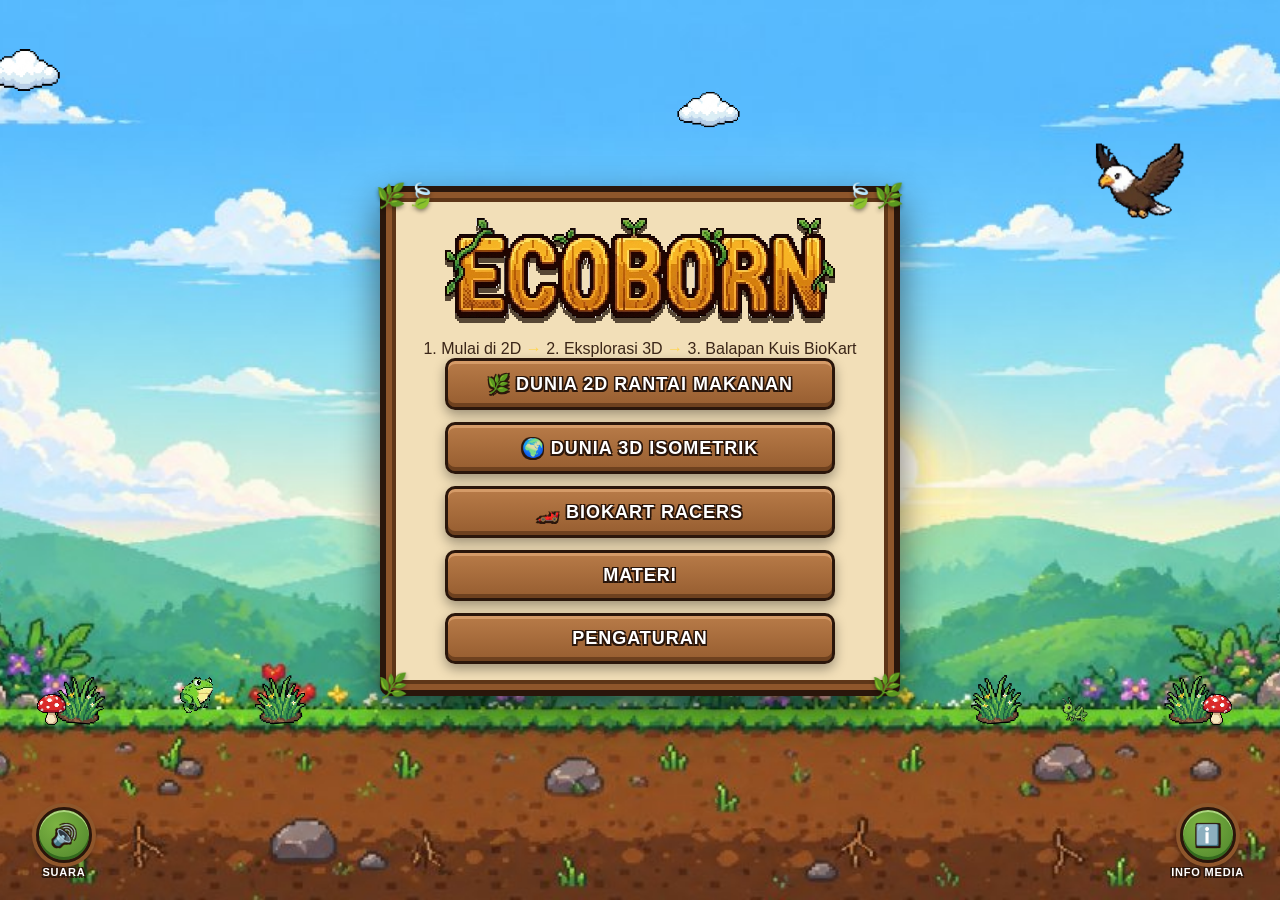
<file: index.html>
<!DOCTYPE html>
<html lang="id">

<head>
  <meta charset="UTF-8" />
  <meta name="viewport"
    content="width=device-width, initial-scale=1.0, maximum-scale=1.0, user-scalable=no, viewport-fit=cover" />
  <title>Ecoborn V2 — Ekosistem Padang Rumput</title>
  <link rel="stylesheet" href="styles.css?v=42" />
</head>

<body>
  <div id="game-shell" class="menu-active">
    <!-- Main Menu Overlay (Responsive Portrait & Landscape + Live Animated Padang Rumput Scene) -->
    <section id="main-menu" class="main-menu">
      <canvas id="menu-sky-canvas" class="menu-sky-canvas"></canvas>

      <div class="menu-content">
        <span class="frame-vine fv-tl">🌿🍃</span>
        <span class="frame-vine fv-tr">🍃🌿</span>
        <span class="frame-vine fv-bl">🌿</span>
        <span class="frame-vine fv-br">🌿</span>

        <!-- Wooden ECOBORN Title Plaque -->
        <div class="ecoborn-plaque">
          <span class="plaque-vine tl">🌸🌿</span>
          <span class="plaque-vine tr">🌿🌼</span>
          <span class="plaque-vine bl">🌿</span>
          <span class="plaque-vine br">🌺🌿</span>
          <div class="plaque-sprouts">
            <span>🌱</span>
            <span>🌱</span>
          </div>
          <img src="assets/ecoborn_logo.png" alt="ECOBORN" class="ecoborn-logo-img" />
        </div>

        <!-- Learning Path Hint -->
        <div class="menu-learning-path" aria-label="Alur Belajar Disarankan">
          <span>1. Mulai di 2D</span>
          <span class="lp-arrow">→</span>
          <span>2. Eksplorasi 3D</span>
          <span class="lp-arrow">→</span>
          <span>3. Balapan Kuis BioKart</span>
        </div>

        <!-- 5 Wooden Buttons (2D Food Chain, 3D Isometric, BioKart Racers, Materi, Pengaturan) -->
        <nav class="menu-buttons">
          <button id="menu-play-btn" class="wood-btn primary-wood-btn">🌿 DUNIA 2D RANTAI MAKANAN</button>
          <button id="menu-iso-btn" class="wood-btn">🌍 DUNIA 3D ISOMETRIK</button>
          <button id="menu-biokart-btn" class="wood-btn">🏎️ BIOKART RACERS</button>
          <button id="menu-materi-btn" class="wood-btn">MATERI</button>
          <button id="menu-settings-btn" class="wood-btn">PENGATURAN</button>
        </nav>
      </div>

      <!-- Bottom Corner Wooden Circle Buttons -->
      <div class="menu-bottom-bar">
        <div class="menu-corner-item">
          <button id="menu-sound-btn" class="wood-circle-btn" title="Suara On/Off">🔊</button>
          <span class="menu-corner-label">SUARA</span>
        </div>
        <div class="menu-corner-item">
          <button id="menu-about-btn" class="wood-circle-btn"
            title="Informasi Media Pembelajaran SMP Kelas 7">ℹ️</button>
          <span class="menu-corner-label">INFO MEDIA</span>
        </div>
      </div>
    </section>

    <!-- Top HUD Bar -->
    <header id="top-bar">
      <div style="display:flex;align-items:center;gap:5px;">
        <button id="home-menu-btn" class="hud-pill clickable" title="Kembali ke Menu Utama">🏠</button>
        <button id="hud-iso-btn" class="hud-pill clickable" title="Buka Dunia 3D Isometrik & Simulasi Bencana">🌍
          3D</button>
        <button id="biome-select-btn" class="biome-title clickable" title="Pilih Bioma Ekosistem">
          <span id="biome-icon" class="biome-icon">🌾</span>
          <span id="biome-title-text">EKOSISTEM PADANG RUMPUT</span>
          <span class="biome-caret">▾</span>
        </button>
      </div>
      <div class="hud-pills">
        <button id="hud-tutorial-btn" class="hud-pill clickable" title="Panduan Interaktif (Tutorial)">🎓</button>
        <button id="lang-btn" class="hud-pill clickable" title="Ganti Bahasa (ID/EN)">ID</button>
        <div id="coin-pill" class="hud-pill" title="Koin Ekosistem">
          <span class="coin-dot">🪙</span>
          <span id="coin-count">50</span>
        </div>
        <button id="health-pill" class="hud-pill clickable" title="Lihat Kesehatan Ekosistem">
          <span>❤️</span>
          <span id="health-percent">20%</span>
        </button>
      </div>
    </header>

    <!-- Main Playable World -->
    <main id="world-container">
      <canvas id="world-canvas"></canvas>

      <!-- Top-Left Toasts -->
      <div id="toast-container" aria-live="polite"></div>

      <!-- Top-Right Mission Card -->
      <aside id="mission-widget" class="mission-card">
        <div class="mission-header">
          <div class="mission-title-wrap">
            <span>📋</span>
            <span>MISI</span>
          </div>
          <button id="mission-toggle-btn" class="mission-min-btn" title="Perkecil/Perbesar Misi">−</button>
        </div>
        <div id="mission-body" class="mission-body">
          <div class="mission-name-row">
            <span id="mission-status-icon">⭕</span>
            <span id="mission-name">🌱 Tumbuhkan Rumput</span>
          </div>
          <p id="mission-desc" class="mission-desc">Miliki 3 ubin Rumput</p>
          <div class="mission-meta-row">
            <span id="mission-diff" class="badge-diff">Mudah</span>
            <span id="mission-reward" class="badge-reward">+15 🪙</span>
          </div>
          <div class="mission-progress-wrap">
            <div id="mission-progress-bar" class="mission-progress-bar"></div>
          </div>
          <button id="mission-action-btn" class="btn-green mission-btn">AMBIL MISI</button>
        </div>
      </aside>

      <!-- Floating Bottom Controls -->
      <div class="world-controls">
        <div class="left-controls">
          <button id="speed-btn" class="circle-btn blue-btn" title="Ubah Kecepatan Simulasi">
            <span class="speed-bolt">⚡</span>
            <span id="speed-label">1x</span>
          </button>
          <button id="reset-btn" class="circle-btn small-btn" title="Ulangi Dunia">🔄</button>
        </div>
        <div class="right-controls">
          <button id="sound-btn" class="circle-btn small-btn" title="Suara On/Off">🔊</button>
          <button id="play-pause-btn" class="circle-btn green-btn" title="Jeda / Lanjutkan">⏸</button>
        </div>
      </div>

      <!-- Drag Ghost -->
      <div id="drag-ghost" class="drag-ghost hidden">
        <canvas id="drag-ghost-canvas" width="48" height="48"></canvas>
        <span id="drag-ghost-label"></span>
      </div>
    </main>

    <!-- Bottom Card Deck Bar -->
    <footer id="deck-bar">
      <button id="deck-prev" class="deck-arrow" aria-label="Geser Kiri">◀</button>
      <div id="card-track" class="card-track"></div>
      <button id="deck-next" class="deck-arrow" aria-label="Geser Kanan">▶</button>
    </footer>
  </div>

  <!-- Modal: Educational Info (Screenshot 1) -->
  <div id="info-modal" class="modal-backdrop hidden" role="dialog" aria-modal="true">
    <div class="modal-card">
      <div class="modal-sprite-wrap">
        <canvas id="info-sprite-canvas" width="96" height="96"></canvas>
      </div>
      <h2 id="info-title" class="modal-title">🌱 RUMPUT</h2>
      <div class="info-badges">
        <span id="info-badge-role" class="pill-tan">Produsen</span>
        <span id="info-badge-level" class="pill-green">📊 Produsen (Dasar Rantai Makanan)</span>
      </div>
      <p class="info-desc">
        <strong>Penjelasan:</strong> <span id="info-desc-text"></span>
      </p>
      <div class="callout-green">
        <strong>🌍 Peran Ekosistem:</strong> <span id="info-role-text"></span>
      </div>
      <button id="info-close-btn" class="btn-green modal-btn">LANJUTKAN</button>
    </div>
  </div>

  <!-- Modal: Ecosystem Health (Screenshot 3) -->
  <div id="health-modal" class="modal-backdrop hidden" role="dialog" aria-modal="true">
    <div class="modal-card">
      <h2 class="modal-title">🩷 KESEHATAN EKOSISTEM</h2>
      <p class="modal-subtitle">Kesehatan ekosistem menunjukkan keseimbangan dunia Anda.</p>
      <p class="health-current">Kesehatan Saat Ini: <strong id="modal-health-pct">0%</strong></p>

      <div class="ratio-box">
        <div class="ratio-box-title">📊 RASIO IDEAL UNTUK 100% KESEHATAN (PADANG RUMPUT):</div>
        <div id="ratio-list" class="ratio-list"></div>
      </div>

      <p class="ratio-formula"><strong>Rasio Rantai Makanan:</strong> 16 : 8 : 4 : 2 : 1</p>
      <p class="modal-note">Jaga populasi sesuai rasio ideal untuk mencapai keseimbangan sempurna!</p>
      <button id="health-close-btn" class="btn-green modal-btn">TUTUP</button>
    </div>
  </div>

  <!-- Modal: Victory / Complete Food Chain (Screenshot 4) -->
  <div id="victory-modal" class="modal-backdrop hidden" role="dialog" aria-modal="true">
    <div class="modal-card">
      <div class="victory-emoji">🎉</div>
      <h2 class="modal-title">SELAMAT!</h2>
      <p class="modal-subtitle">
        Anda telah menyelesaikan <strong>rantai makan ekosistem Padang Rumput</strong>! Semua hewan dapat hidup bebas
        dalam siklus alam yang harmonis.
      </p>

      <div class="cycle-box">
        <div class="cycle-title">🌍 SIKLUS NUTRISI LENGKAP</div>
        <div class="cycle-diagram">
          <div>🌱 → 🦗 → 🐸 → 🐍 → 🦅</div>
          <div class="cycle-down">↓</div>
          <div>🍄</div>
        </div>
        <div class="cycle-legend">
          <div><strong>Produsen:</strong> 🌱 Rumput</div>
          <div><strong>Konsumen Primer:</strong> 🦗 Belalang</div>
          <div><strong>Konsumen Sekunder:</strong> 🐸 Katak</div>
          <div><strong>Konsumen Tersier:</strong> 🐍 Ular</div>
          <div><strong>Predator Puncak:</strong> 🦅 Elang</div>
          <div><strong>Pengurai:</strong> 🍄 Jamur</div>
        </div>
      </div>

      <div class="callout-green">
        Ekosistem Anda sekarang memiliki semua tingkat trofik yang seimbang! Terus jaga keseimbangan antara produsen,
        konsumen, dan pengurai untuk menjaga dunia tetap hidup.
      </div>

      <div class="victory-actions">
        <button id="victory-continue-btn" class="btn-green modal-btn">▶ LANJUTKAN BERMAIN</button>
        <button id="victory-biome-btn" class="btn-orange modal-btn">📖 LANJUT KE BIOMA SELANJUTNYA</button>
      </div>
    </div>
  </div>

  <!-- Modal: Biome Selector -->
  <div id="biome-modal" class="modal-backdrop hidden" role="dialog" aria-modal="true">
    <div class="modal-card">
      <h2 id="biome-modal-title" class="modal-title">🌍 PILIH MODE & BIOMA</h2>
      <p id="biome-modal-sub" class="modal-subtitle">Setiap bioma memiliki cuaca, harga kartu, dan rantai makanan unik!
      </p>
      <div id="biome-list" class="ratio-list" style="margin-bottom: 14px;"></div>
      <button id="biome-close-btn" class="btn-green modal-btn">TUTUP</button>
    </div>
  </div>

  <!-- Modal: Materi Pembelajaran SMP (2-Page Interactive Open Book) -->
  <div id="materi-modal" class="modal-backdrop hidden" role="dialog" aria-modal="true">
    <div class="book-modal-wrap">
      <button id="materi-close-btn" class="book-close-btn" title="Tutup Buku">✕</button>

      <div class="open-book">
        <!-- Left Page: Interactive Illustration & Controls -->
        <div class="book-page book-page-left">
          <div class="page-header-tag" id="book-left-tag">ILUSTRASI INTERAKTIF</div>
          <div class="book-canvas-wrap">
            <canvas id="book-illust-canvas" width="280" height="190"></canvas>
          </div>
          <p id="book-illust-caption" class="book-illust-caption">Klik elemen di bawah untuk berinteraksi dengan
            ilustrasi:</p>
          <div id="book-interactive-controls" class="book-interactive-controls"></div>
        </div>

        <!-- Book Spine -->
        <div class="book-spine"></div>

        <!-- Right Page: Structured Lesson Content & Navigation -->
        <div class="book-page book-page-right">
          <div class="page-header-tag" id="book-chapter-num">BAB 1 DARI 4</div>
          <h2 id="book-title" class="book-title">Rantai Makanan & Tingkat Trofik</h2>
          <div id="book-body-text" class="book-body-text"></div>
          <div id="book-inspect-box" class="book-inspect-box"></div>

          <div class="book-nav-footer">
            <button id="book-prev-btn" class="book-nav-btn">◀ Sebelumnya</button>
            <span id="book-page-indicator" class="book-page-indicator">Hal. 1 / 4</span>
            <button id="book-next-btn" class="book-nav-btn">Selanjutnya ▶</button>
          </div>
        </div>
      </div>
    </div>
  </div>

  <!-- Modal: Informasi Media Pembelajaran (SMP Kelas 7 • Fase D) -->
  <div id="media-info-modal" class="modal-backdrop hidden" role="dialog" aria-modal="true">
    <div class="modal-card mi-card">
      <div class="mi-ribbon-row">
        <span class="mi-ribbon">📘 INFORMASI MEDIA • IPA SMP KELAS VII</span>
        <button id="media-info-x" class="fj-close-x" title="Tutup">✕</button>
      </div>

      <div class="mi-header">
        <div class="mi-emblem">🌍</div>
        <div class="mi-header-text">
          <h2 class="mi-title">ECOBORN V2 — Ekosistem Nusantara</h2>
          <div class="mi-badges">
            <span class="mi-pill target">🎓 Sasaran: Siswa SMP Kelas VII (Fase D)</span>
            <span class="mi-pill mode">📱 HP &amp; Desktop</span>
          </div>
        </div>
      </div>

      <div id="mi-tabs" class="mi-tabs" role="tablist">
        <button class="mi-tab active" data-mi-tab="about">📖 Tentang Game</button>
        <button class="mi-tab" data-mi-tab="cp">🎯 Tujuan &amp; CP</button>
        <button class="mi-tab" data-mi-tab="p5">🇮🇩 Profil Pancasila</button>
        <button class="mi-tab" data-mi-tab="guide">🕹️ Cara Main</button>
      </div>

      <div class="mi-panels">
        <!-- Tab 1: Tentang Game -->
        <div class="mi-panel active" data-mi-panel="about">
          <p class="mi-lead">
            <strong>Ecoborn V2</strong> adalah media pembelajaran berbasis game simulasi ekosistem (2D &amp; 3D
            Isometrik)
            yang melatih siswa memahami keseimbangan alam, interaksi makhluk hidup, dan konservasi lingkungan Indonesia.
          </p>
          <div class="mi-feature-grid">
            <div class="mi-feature-box">
              <div class="mi-f-icon">🌱</div>
              <div class="mi-f-title">Mode 2D (4 Bioma)</div>
              <div class="mi-f-desc">Atur cuaca, tumbuhkan produsen, dan lengkapi rantai makanan + Buku Materi.</div>
            </div>
            <div class="mi-feature-box">
              <div class="mi-f-icon">🏝️</div>
              <div class="mi-f-title">Pulau 3D (6 Bioma)</div>
              <div class="mi-f-desc">Amati 4 simbiosis, peradaban desa, bencana alam &amp; adaptasi satwa.</div>
            </div>
            <div class="mi-feature-box">
              <div class="mi-f-icon">🪵</div>
              <div class="mi-f-title">Gambut Kalimantan</div>
              <div class="mi-f-desc">Pelajari dampak kabut asap &amp; konservasi Sekat Kanal bagi Orangutan.</div>
            </div>
          </div>
        </div>

        <!-- Tab 2: Tujuan & Capaian Pembelajaran -->
        <div class="mi-panel" data-mi-panel="cp">
          <div class="mi-cp-banner">
            <div class="mi-cp-tag">CAPAIAN PEMBELAJARAN • KURIKULUM MERDEKA (FASE D / SMP KELAS VII)</div>
            <p class="mi-cp-text">
              Peserta didik mampu <strong>menganalisis interaksi antar makhluk hidup dan lingkungannya</strong>
              (aliran energi, rantai &amp; jaring makanan, simbiosis, serta adaptasi) dan merancang solusi nyata
              terhadap pencemaran, kerusakan habitat, serta konservasi ekosistem lokal.
            </p>
          </div>
          <div class="mi-goal-list">
            <div class="mi-goal-item"><span>1️⃣</span><span>Membedakan peran <strong>Produsen, Herbivora, Karnivora,
                  Predator Puncak</strong> &amp; Pengurai.</span></div>
            <div class="mi-goal-item"><span>2️⃣</span><span>Mengidentifikasi <strong>4 Simbiosis</strong> (Mutualisme,
                Komensalisme, Parasitisme, Amensalisme).</span></div>
            <div class="mi-goal-item"><span>3️⃣</span><span>Menganalisis dampak <strong>pestisida, limbah, deforestasi
                  &amp; pengeringan gambut</strong>.</span></div>
            <div class="mi-goal-item"><span>4️⃣</span><span>Menerapkan aksi konservasi mandiri (reboisasi, <strong>Sekat
                  Kanal</strong> &amp; paludikultur).</span></div>
          </div>
        </div>

        <!-- Tab 3: Profil Pelajar Pancasila -->
        <div class="mi-panel" data-mi-panel="p5">
          <div class="mi-p5-grid">
            <div class="mi-p5-card">
              <div class="mi-p5-head">🙏 Berakhlak kepada Alam</div>
              <p>Menumbuhkan kepedulian menjaga hutan, sungai jernih, gambut &amp; satwa endemik Indonesia.</p>
            </div>
            <div class="mi-p5-card">
              <div class="mi-p5-head">🧠 Bernalar Kritis</div>
              <p>Menganalisis diagram sebab-akibat di Jurnal Lapangan dan memilih solusi ekologis yang tepat.</p>
            </div>
            <div class="mi-p5-card">
              <div class="mi-p5-head">🚀 Mandiri</div>
              <p>Mengelola keseimbangan pulau dan memperbaiki bencana secara langsung tanpa bantuan otomatis.</p>
            </div>
            <div class="mi-p5-card">
              <div class="mi-p5-head">🎨 Kreatif</div>
              <p>Merancang bentang alam, bioma, serta desa manusia yang selaras dengan kelestarian hutan.</p>
            </div>
            <div class="mi-p5-card">
              <div class="mi-p5-head">🤝 Bergotong Royong</div>
              <p>Melihat kerja sama antarwarga desa serta prinsip saling menguntungkan pada simbiosis alam.</p>
            </div>
            <div class="mi-p5-card">
              <div class="mi-p5-head">🌏 Berkebinekaan Global</div>
              <p>Mengenal kekayaan Nusantara lewat kearifan Gambut Kalimantan, Orangutan &amp; Burung Enggang.</p>
            </div>
          </div>
        </div>

        <!-- Tab 4: Cara Main -->
        <div class="mi-panel" data-mi-panel="guide">
          <div class="mi-goal-list">
            <div class="mi-goal-item"><span>🌱</span><span><strong>Mode 2D:</strong> Seret kartu Awan &amp; Rumput ke
                lahan, lalu buka predator baru lewat Misi.</span></div>
            <div class="mi-goal-item"><span>🌍</span><span><strong>Mode 3D:</strong> Ketuk kartu di deck bawah lalu
                ketuk daratan pulau. Di HP, <strong>cubit 2 jari</strong> untuk zoom!</span></div>
            <div class="mi-goal-item"><span>🔍</span><span><strong>Inspeksi ( i ):</strong> Saat muncul pop-up kejadian,
                klik <em>Ayo Lihat</em> lalu ikon <strong>( i )</strong> untuk Jurnal Lapangan.</span></div>
            <div class="mi-goal-item"><span>🎓</span><span><strong>Tutorial Berkembang:</strong> Panduan otomatis
                menyesuaikan progresmu dan bisa dibuka ulang lewat tombol <strong>🎓</strong>.</span></div>
          </div>
        </div>
      </div>

      <button id="media-info-close" class="fj-btn-restore mi-close-btn">🌿 Mengerti &amp; Mulai Menjelajah</button>
    </div>
  </div>

  <!-- Modal: Pengaturan -->
  <div id="settings-modal" class="modal-backdrop hidden" role="dialog" aria-modal="true">
    <div class="modal-card">
      <h2 class="modal-title">⚙️ PENGATURAN</h2>
      <div class="ratio-list" style="margin: 12px 0 16px;">
        <div class="ratio-row">
          <span>🔊 Suara & Musik</span>
          <button id="set-sound-toggle" class="btn-green" style="padding:5px 12px;font-size:11px;">AKTIF</button>
        </div>
        <div class="ratio-row">
          <span>🌐 Bahasa / Language</span>
          <button id="set-lang-toggle" class="btn-green" style="padding:5px 12px;font-size:11px;">INDONESIA</button>
        </div>
        <div class="ratio-row">
          <span>🔄 Reset Progres Bioma Ini</span>
          <button id="set-reset-btn" class="btn-orange" style="padding:5px 12px;font-size:11px;">RESET</button>
        </div>
      </div>
      <button id="settings-close-btn" class="btn-green modal-btn">SIMPAN & TUTUP</button>
    </div>
  </div>

  <!-- Modal: 3D Isometric Food Web & Ecosystem Simulator (Matching Reference Design) -->
  <div id="iso-modal" class="modal-backdrop hidden" role="dialog" aria-modal="true" style="padding:0;">
    <div class="iso-lab-shell">
      <canvas id="iso-canvas"></canvas>

      <!-- Top-Left: Nusantara Kingdom/Biome Header + Stacked Mission Cards -->
      <div class="iso-top-bar">
        <div class="iso-tl-stack">
          <div class="iso-hud-tl">
            <div class="iso-tl-header">
              <span id="iso-biome-title">DIORAMA 6 BIOMA (3D)</span>
              <div class="iso-tl-controls">
                <select id="iso-mode-select" class="iso-mode-select"
                  title="Pilih Mode Bioma 3D (Hewan & Kartu Menyesuaikan)">
                  <option value="multi">6 Bioma</option>
                  <option value="grassland">Sawah &amp; Rumput</option>
                  <option value="hills">Perbukitan</option>
                  <option value="tropical">Hutan Tropis</option>
                  <option value="swamp">Rawa Bakau</option>
                  <option value="desert">Gurun Oasis</option>
                  <option value="peatland">🪵 Gambut Kalimantan</option>
                </select>
                <button id="iso-biome-cycle-btn" class="iso-mini-biome-btn" title="Ganti Mode Berikutnya">↻</button>
                <button id="iso-tl-zone-toggle" class="iso-mini-biome-btn iso-mobile-only"
                  title="Tampilkan/Sembunyikan Zona Bioma">🗺️▾</button>
              </div>
            </div>
            <div class="iso-balance-label">
              <span>Keseimbangan: <strong id="iso-balance-pct">88%</strong> • 🪙 <strong
                  id="iso-coin-val">1200</strong>
                <span id="iso-debt-badge" class="iso-debt-badge hidden" title="Sisa cicilan pinjaman koin"></span>
                <button id="iso-loan-btn" class="iso-loan-btn" title="Pinjam 80 Koin Darurat (otomatis terpotong/kecicil saat panen koin)">🆘 Pinjam</button>
              </span>
              <span id="iso-pop-summary" class="iso-pop-pill">🌱0 • 🦗0 • 🐍0 • 🦅0</span>
            </div>
            <div class="iso-balance-track">
              <div id="iso-balance-fill" class="iso-balance-fill" style="width: 88%;"></div>
            </div>

            <!-- Piramida Trofik Live (4 Bar Bertingkat) -->
            <div id="iso-pyramid-box" class="iso-pyramid-box" title="Piramida Trofik: Lapisan bawah (Produsen) harus lebih banyak dari lapisan atasnya">
              <div class="iso-pyramid-head">
                <span>🔺 Piramida Trofik Live</span>
                <span id="iso-pyramid-status" class="iso-pyramid-status">⚖️ Seimbang</span>
              </div>
              <div class="iso-pyramid-rows">
                <div class="iso-pyr-row" id="iso-pyr-row-apex">
                  <span class="iso-pyr-lbl">🦅 Puncak</span>
                  <div class="iso-pyr-track"><div id="iso-pyr-fill-apex" class="iso-pyr-fill apex" style="width:15%"></div></div>
                  <span id="iso-pyr-cnt-apex" class="iso-pyr-cnt">0</span>
                </div>
                <div class="iso-pyr-row" id="iso-pyr-row-carn">
                  <span class="iso-pyr-lbl">🐍 Kons. II</span>
                  <div class="iso-pyr-track"><div id="iso-pyr-fill-carn" class="iso-pyr-fill carn" style="width:30%"></div></div>
                  <span id="iso-pyr-cnt-carn" class="iso-pyr-cnt">0</span>
                </div>
                <div class="iso-pyr-row" id="iso-pyr-row-herb">
                  <span class="iso-pyr-lbl">🦗 Kons. I</span>
                  <div class="iso-pyr-track"><div id="iso-pyr-fill-herb" class="iso-pyr-fill herb" style="width:55%"></div></div>
                  <span id="iso-pyr-cnt-herb" class="iso-pyr-cnt">0</span>
                </div>
                <div class="iso-pyr-row" id="iso-pyr-row-prod">
                  <span class="iso-pyr-lbl">🌱 Produsen</span>
                  <div class="iso-pyr-track"><div id="iso-pyr-fill-prod" class="iso-pyr-fill prod" style="width:90%"></div></div>
                  <span id="iso-pyr-cnt-prod" class="iso-pyr-cnt">0</span>
                </div>
              </div>
            </div>
            <div class="iso-civ-bar">
              <span id="iso-year-label" class="iso-year-badge">📅 Thn 1 • Hujan</span>
              <span id="iso-civ-summary" class="iso-civ-stats">👥1 🏠0 🌾0 🪵0 🪨0 🌴0</span>
              <span id="iso-peat-badge" class="iso-peat-badge" title="Kelembaban Lahan Gambut Kalimantan">🪵 Gambut
                88%</span>
            </div>
          </div>

          <!-- Collapsible Mission & Legend Cards (Stacked under Top-Left like Rival Cards) -->
          <div id="iso-hud-tr" class="iso-hud-tr">
            <div class="iso-tr-header">
              <span id="iso-mission-header-title" class="iso-tr-title-text">📜 Misi Ekosistem &amp; Negeri (0/6)</span>
              <button id="iso-tr-toggle-btn" class="iso-mini-biome-btn" title="Lipat / Buka Panel Misi">▾</button>
            </div>
            <div id="iso-tr-body" class="iso-tr-body">
              <div class="iso-missions-scroll">
                <div id="iso-mission-1" class="iso-mission-item accent-red">
                  <span id="iso-m1-dot" class="iso-mission-dot">○</span>
                  <span id="iso-m1-text">Hubungkan rantai makanan (Produsen → Predator)</span>
                </div>
                <div id="iso-mission-2" class="iso-mission-item accent-teal">
                  <span id="iso-m2-dot" class="iso-mission-dot">○</span>
                  <span id="iso-m2-text">Pertahankan Predator Puncak (≥ 3 Elang/Bangau)</span>
                </div>
                <div id="iso-mission-3" class="iso-mission-item accent-gold">
                  <span id="iso-m3-dot" class="iso-mission-dot">○</span>
                  <span id="iso-m3-text">Capai ≥ 6 interaksi Simbiosis Mutualisme &amp; Komensalisme</span>
                </div>
                <div id="iso-mission-4" class="iso-mission-item accent-pink">
                  <span id="iso-m4-dot" class="iso-mission-dot">○</span>
                  <span id="iso-m4-text">Pasangkan Laki-laki &amp; Perempuan + bangun ≥ 2 Rumah</span>
                </div>
                <div id="iso-mission-5" class="iso-mission-item accent-green">
                  <span id="iso-m5-dot" class="iso-mission-dot">○</span>
                  <span id="iso-m5-text">Jaga Hutan Lestari (≥ 45 Pohon Alami &amp; Sawit ≤ 5)</span>
                </div>
                <div id="iso-mission-6" class="iso-mission-item accent-purple">
                  <span id="iso-m6-dot" class="iso-mission-dot">○</span>
                  <span id="iso-m6-text">Capai Keseimbangan Ekosistem ≥ 85% di Pulau</span>
                </div>
              </div>
              <div class="iso-tr-sub">🔍 ZOOM KEJADIAN SIMBIOSIS</div>
              <div id="iso-sym-summary" class="iso-sym-zoom-grid">
                <button class="iso-sym-zoom-btn sym-mutual" data-sym-zoom="mutual"
                  title="Zoom ke kejadian Simbiosis Mutualisme (+/+)">
                  <span>🤝 Mutualisme</span><strong id="iso-sym-cnt-mutual">0</strong>
                </button>
                <button class="iso-sym-zoom-btn sym-commensal" data-sym-zoom="commensal"
                  title="Zoom ke kejadian Simbiosis Komensalisme (+/0)">
                  <span>🛡️ Komensalisme</span><strong id="iso-sym-cnt-commensal">0</strong>
                </button>
                <button class="iso-sym-zoom-btn sym-parasite" data-sym-zoom="parasite"
                  title="Zoom ke kejadian Simbiosis Parasitisme (+/-)">
                  <span>🦠 Parasitisme</span><strong id="iso-sym-cnt-parasite">0</strong>
                </button>
                <button class="iso-sym-zoom-btn sym-amensal" data-sym-zoom="amensal"
                  title="Zoom ke kejadian Simbiosis Amensalisme (-/0)">
                  <span>🌑 Amensalisme</span><strong id="iso-sym-cnt-amensal">0</strong>
                </button>
              </div>
              <button id="iso-sym-reset-zoom" class="iso-sym-reset-btn hidden"
                title="Kembalikan kamera ke tampilan pulau penuh">↩ Keluar Zoom Kejadian</button>
              <div class="iso-tr-sub">ALIRAN ENERGI</div>
              <div class="iso-legend-list">
                <div><span style="color:#66bb6a;font-weight:800;">━━▶</span> Produsen → Herbivora</div>
                <div><span style="color:#ef5350;font-weight:800;">━━▶</span> Mangsa → Predator</div>
                <div><span style="color:#ffd54f;font-weight:800;">┅┅▶</span> Kompetisi &amp; Teritori</div>
                <div><span style="color:#4fc3f7;font-weight:800;">━━▶</span> Simbiosis</div>
              </div>
            </div>
          </div>
        </div>

        <!-- Top-Right Action Toolbar (Nusantara Dark-Wood & Gold Icon Buttons) -->
        <div class="iso-top-actions">
          <button id="iso-tutorial-btn" class="iso-square-btn" title="Panduan Interaktif 3D & Gambut">
            <span class="iso-sq-icon">🎓</span>
            <span class="iso-sq-text">Panduan</span>
          </button>
          <button id="iso-web-btn" class="iso-square-btn"
            title="Toggle Mode Jaring-Jaring Makanan (Garis Aliran Energi 3D)">
            <span class="iso-sq-icon">🕸️</span>
            <span class="iso-sq-text">Jaring</span>
          </button>
          <button id="iso-disaster-toggle-btn" class="iso-square-btn" title="Uji Skenario Bencana Ekologi">
            <span class="iso-sq-icon">⚡</span>
            <span class="iso-sq-text">Bencana</span>
          </button>
          <button id="iso-zoom-in-btn" class="iso-square-btn icon-only" title="Zoom In">🔍+</button>
          <button id="iso-zoom-out-btn" class="iso-square-btn icon-only" title="Zoom Out">🔍−</button>
          <button id="iso-rot-map-btn" class="iso-square-btn icon-only" title="Putar Peta 90°">↻</button>
          <button id="iso-sim-toggle-btn" class="iso-square-btn green-sq" title="Mulai / Jeda Pergerakan Simulasi">
            <span id="iso-sim-icon" class="iso-sq-icon">▶</span>
            <span id="iso-sim-text" class="iso-sq-text">Mulai</span>
          </button>
          <button id="iso-pause-btn" class="iso-square-btn orange-sq icon-only" title="Pause / Lanjutkan">
            <span id="iso-pause-icon" class="iso-sq-icon">⏸</span>
          </button>
          <button id="iso-sound-btn" class="iso-square-btn icon-only" title="Suara On/Off">
            <span id="iso-sound-icon" class="iso-sq-icon">🔊</span>
          </button>
          <button id="iso-close-btn" class="iso-square-btn icon-only" title="Keluar dari Mode 3D">✕</button>
        </div>
      </div>

      <!-- Disaster & Symbiosis Event Popover Menu (Everyday Conversational Indonesian) -->
      <div id="iso-disaster-popover" class="iso-disaster-popover hidden">
        <div class="disaster-pop-title">🌋 UJI BENCANA &amp; MASALAH ALAM</div>
        <div class="disaster-pop-grid">
          <button class="disaster-btn" data-disaster="pesticide">🧪 Semprot Racun Hama (Pestisida)</button>
          <button class="disaster-btn" data-disaster="illegal_logging">🪓 Tebang Habis Pohon (Hutan Gundul)</button>
          <button class="disaster-btn" data-disaster="river_waste">🛢️ Buang Limbah Kotor ke Sungai</button>
          <button class="disaster-btn" data-disaster="drought_heat">☀️ Kemarau Panjang (Rumput Kering)</button>
          <button class="disaster-btn" data-disaster="natural_flood">🌊 Sungai Meluap (Banjir Kampung)</button>
          <button class="disaster-btn" data-disaster="wildfire">🔥 Hutan &amp; Kebun Terbakar</button>
          <button class="disaster-btn" data-disaster="earthquake">🌋 Gempa Bumi &amp; Bukit Longsor</button>
          <button class="disaster-btn" data-disaster="thunderstorm">⛈️ Hujan Badai &amp; Sambaran Petir</button>
          <button class="disaster-btn" data-disaster="outbreak_parasite">🦠 Wabah Hama &amp; Benalu Pohon</button>
          <button class="disaster-btn" data-disaster="peat_fire">🌫️ Gambut Kering &amp; Kabut Asap
            (Kalimantan)</button>
          <button class="disaster-btn restore" data-disaster="peat_rewet">🪵 Sekat Kanal &amp; Pembasahan
            Gambut</button>
          <button class="disaster-btn restore" data-disaster="bloom_mutualism">🤝 Suburkan Tanah (Jamur Baik)</button>
          <button class="disaster-btn restore" data-disaster="restore_all">🌿 Pulihkan Seluruh Pulau</button>
        </div>
      </div>

      <!-- Live Event Alert Pop-Up ("Sedang terjadi ... — Ayo Lihat!") -->
      <div id="iso-event-popup" class="iso-event-popup hidden">
        <span id="iso-event-popup-icon" class="iso-event-popup-icon">🤝</span>
        <div class="iso-event-popup-content">
          <div class="iso-event-popup-tag">KEJADIAN BERLANGSUNG</div>
          <div id="iso-event-popup-text" class="iso-event-popup-text">Sedang terjadi Simbiosis Mutualisme!</div>
        </div>
        <button id="iso-event-popup-go" class="iso-event-popup-go">🔍 Ayo Lihat</button>
        <button id="iso-event-popup-close" class="iso-event-popup-close" title="Tutup Notifikasi">✕</button>
      </div>

      <!-- Floating World-Anchored ( i ) Button on Zoomed Event -->
      <button id="iso-zoom-i-btn" class="iso-zoom-i-btn hidden" title="Klik untuk membaca penjelasan kejadian ini">
        <span class="iso-zoom-i-circle">i</span>
        <span class="iso-zoom-i-label">Info Kejadian</span>
      </button>

      <!-- Field Journal Card Modal (Event / Symbiosis / Disaster / Displacement) -->
      <div id="iso-edu-modal" class="iso-edu-modal hidden">
        <div class="iso-edu-card fj-journal-card">
          <span class="fj-corner-leaf tl" aria-hidden="true">🌿</span>
          <span class="fj-corner-leaf tr" aria-hidden="true">🍃</span>
          <span class="fj-corner-leaf bl" aria-hidden="true">🍃</span>
          <span class="fj-corner-leaf br" aria-hidden="true">🌿</span>

          <div class="fj-ribbon-bar">
            <span id="iso-edu-badge" class="iso-edu-badge fj-ribbon">PERUBAHAN HABITAT &amp; SELEKSI ALAM</span>
            <button id="iso-edu-x" class="fj-close-x" title="Tutup">✕</button>
          </div>

          <div class="fj-hero-row">
            <div class="fj-portrait-wrap">
              <div class="fj-portrait-frame">
                <canvas id="iso-edu-portrait" width="56" height="56"></canvas>
                <span id="iso-edu-portrait-icon" class="fj-portrait-fallback">🦅</span>
              </div>
              <span id="iso-edu-species" class="fj-species-tag">ELANG EMAS</span>
            </div>
            <div class="fj-hero-meta">
              <div id="iso-edu-status" class="fj-status-pill critical">⚠️ Habitat Tidak Cocok</div>
              <h3 id="iso-edu-title" class="iso-edu-title fj-title">🏃 Hewan Mengungsi ke Ekosistem Lain</h3>
              <div id="iso-edu-sub" class="iso-edu-sub fj-sub">📍 Fokus Saat Ini: Bioma Pulau</div>
            </div>
          </div>

          <p id="iso-edu-body" class="iso-edu-body fj-body"></p>

          <div class="fj-diagram-box">
            <div id="iso-edu-flow" class="fj-flow-row"></div>
            <div id="iso-edu-survival" class="fj-survival-wrap"></div>
          </div>

          <div id="iso-edu-tip" class="iso-edu-tip fj-tip"></div>

          <div class="fj-actions-row">
            <button id="iso-edu-locate" class="fj-btn-locate">📍 Lihat Lokasi</button>
            <button id="iso-edu-close" class="iso-edu-ok-btn fj-btn-restore">🌿 Mengerti &amp; Pulihkan</button>
          </div>
        </div>
      </div>

      <!-- 3-Second Disaster & Habitat Loss Consequence Choice Modal ("Oh tidak! ... Perbaiki vs Lihat Akibatnya") -->
      <div id="iso-conseq-modal" class="iso-edu-modal hidden">
        <div class="iso-edu-card iso-conseq-card">
          <div class="iso-edu-top">
            <span id="iso-conseq-badge" class="iso-edu-badge iso-conseq-badge">⚠️ AKIBAT BERANTAI ALAM</span>
            <button id="iso-conseq-x" class="iso-event-popup-close" title="Tutup">✕</button>
          </div>
          <h3 id="iso-conseq-title" class="iso-edu-title">😱 Oh tidak! Rantai Makanan Terganggu!</h3>
          <p id="iso-conseq-body" class="iso-edu-body"></p>
          <div id="iso-conseq-next" class="iso-edu-tip iso-conseq-warn"></div>
          <div class="iso-conseq-actions">
            <button id="iso-conseq-fix" class="iso-edu-ok-btn">🌿 Bantu Perbaiki Sekarang</button>
            <button id="iso-conseq-watch" class="iso-conseq-watch-btn">👀 Biarkan &amp; Lihat Akibatnya</button>
          </div>
        </div>
      </div>

      <!-- Post-Recovery Reflection Pop-up ("Kenapa tindakanmu tadi berhasil?") -->
      <div id="iso-reflect-modal" class="iso-edu-modal hidden">
        <div class="iso-edu-card iso-reflect-card">
          <div class="iso-edu-top">
            <span class="iso-edu-badge iso-reflect-badge">💡 REFLEKSI SAINS IPA</span>
            <button id="iso-reflect-x" class="iso-event-popup-close" title="Tutup">✕</button>
          </div>
          <h3 id="iso-reflect-title" class="iso-edu-title">✨ Kenapa Tindakanmu Tadi Berhasil?</h3>
          <p id="iso-reflect-body" class="iso-edu-body"></p>
          <div id="iso-reflect-tip" class="iso-edu-tip"></div>
          <button id="iso-reflect-ok" class="iso-edu-ok-btn">👍 Paham! Lanjutkan Simulasi</button>
        </div>
      </div>

      <!-- Touch Gesture Hint (Mobile / First 3.5 Seconds in 3D) -->
      <div id="iso-gesture-hint" class="iso-gesture-hint hidden" aria-hidden="true">
        <span>👆 Geser 1 jari untuk menggeser peta</span>
        <span class="gh-sep">•</span>
        <span>🤏 Cubit 2 jari untuk Zoom</span>
      </div>

      <!-- Floating Bottom-Left Guide / Status Toast -->
      <div class="iso-guide-box">
        <div class="iso-guide-head">PANDUAN EKOSISTEM</div>
        <div id="iso-status-log" class="iso-status-log">Pilih kartu di bawah lalu ketuk daratan di pulau.</div>
      </div>

      <!-- Floating Quick-Jump Biome Strip above the Bottom Dock -->
      <div id="iso-zone-collapsible" class="iso-zone-collapsible">
        <div class="iso-zone-bar">
          <button class="iso-mini-biome-btn iso-zone-btn" data-zone="all" title="Lihat Seluruh Pulau">🗺️ Semua</button>
          <button class="iso-mini-biome-btn iso-zone-btn" data-zone="grassland"
            title="Ke Zona Sawah &amp; Padang Rumput">🌾 Sawah</button>
          <button class="iso-mini-biome-btn iso-zone-btn" data-zone="hills" title="Ke Zona Perbukitan Batu">⛰️
            Bukit</button>
          <button class="iso-mini-biome-btn iso-zone-btn" data-zone="tropical" title="Ke Zona Hutan Tropis">🌴
            Tropis</button>
          <button class="iso-mini-biome-btn iso-zone-btn" data-zone="swamp" title="Ke Zona Rawa Bakau">🌿 Rawa</button>
          <button class="iso-mini-biome-btn iso-zone-btn" data-zone="desert" title="Ke Zona Gurun Oasis">🏜️
            Gurun</button>
          <button class="iso-mini-biome-btn iso-zone-btn" data-zone="peatland"
            title="Ke Zona Lahan Gambut Kalimantan">🪵
            Gambut</button>
        </div>
      </div>

      <!-- Nusantara Batik Bottom Dock Bar: Tabbed Cream Cards + Advisor Box -->
      <div class="iso-dock-wrap">
        <div class="iso-dock-center">
          <div id="iso-dock-tabs" class="iso-dock-tabs">
            <button class="iso-dock-tab active" data-cat="all">Semua</button>
            <button class="iso-dock-tab" data-cat="land">🌍 Tanah &amp; Peta</button>
            <button class="iso-dock-tab" data-cat="cloud">☁️ Awan</button>
            <button class="iso-dock-tab" data-cat="prod">🌱 Produsen</button>
            <button class="iso-dock-tab" data-cat="fauna">🐾 Satwa</button>
            <button class="iso-dock-tab" data-cat="human">🏡 Manusia</button>
          </div>
          <div class="iso-dock-bar">
            <button id="iso-dock-prev" class="iso-dock-arrow" title="Geser Kartu ke Kiri">◀</button>
            <div id="iso-card-dock" class="iso-card-dock"></div>
            <button id="iso-dock-next" class="iso-dock-arrow" title="Geser Kartu ke Kanan">▶</button>
          </div>
        </div>

        <div class="iso-advisor-box">
          <div class="iso-advisor-avatar">🌿</div>
          <div class="iso-advisor-info">
            <div class="iso-advisor-label">Restu Alam</div>
            <div id="iso-advisor-pct" class="iso-advisor-pct">88</div>
            <div id="iso-advisor-tip" class="iso-advisor-tip">Ketuk kartu lalu taruh di daratan pulau.</div>
          </div>
        </div>
      </div>
    </div>
  </div>

  <!-- Evolving Interactive Coachmark Tutorial Overlay (2D & 3D Isometric) -->
  <div id="eco-tutorial-overlay" class="eco-tutorial-overlay hidden" aria-live="polite">
    <div id="eco-tut-spotlight" class="eco-tut-spotlight"></div>
    <div id="eco-tut-card" class="eco-tut-card" role="dialog" aria-label="Panduan Interaktif Ecoborn">
      <div class="eco-tut-head">
        <span id="eco-tut-chapter" class="eco-tut-chapter">BAB 1 • DASAR EKOSISTEM</span>
        <span id="eco-tut-step" class="eco-tut-step">1/4</span>
      </div>
      <div class="eco-tut-progress-track">
        <div id="eco-tut-progress-fill" class="eco-tut-progress-fill" style="width: 25%;"></div>
      </div>
      <h3 id="eco-tut-title" class="eco-tut-title">🌱 Mulai dari Awan &amp; Rumput</h3>
      <p id="eco-tut-body" class="eco-tut-body"></p>
      <div id="eco-tut-hint" class="eco-tut-hint"></div>
      <div class="eco-tut-actions">
        <button id="eco-tut-skip" class="eco-tut-btn secondary">Lewati</button>
        <button id="eco-tut-next" class="eco-tut-btn primary">Lanjut →</button>
      </div>
    </div>
  </div>

  <!-- BioKart Racers Dual-Screen Mode Overlay -->
  <div id="biokart-modal" class="biokart-modal hidden">
    <button id="biokart-close-btn" class="biokart-close-btn" title="Kembali ke Menu Utama Ecoborn">🏠 Menu Ecoborn</button>
    <iframe id="biokart-frame" src="about:blank" title="BioKart Racers" allow="autoplay"></iframe>
  </div>

  <script src="sprites.js?v=41"></script>
  <script src="audio.js?v=41"></script>
  <script src="data.js?v=41"></script>
  <script src="isometric3d.js?v=42"></script>
  <script src="game.js?v=42"></script>
  <script src="tutorial.js?v=42"></script>
</body>

</html>
</file>
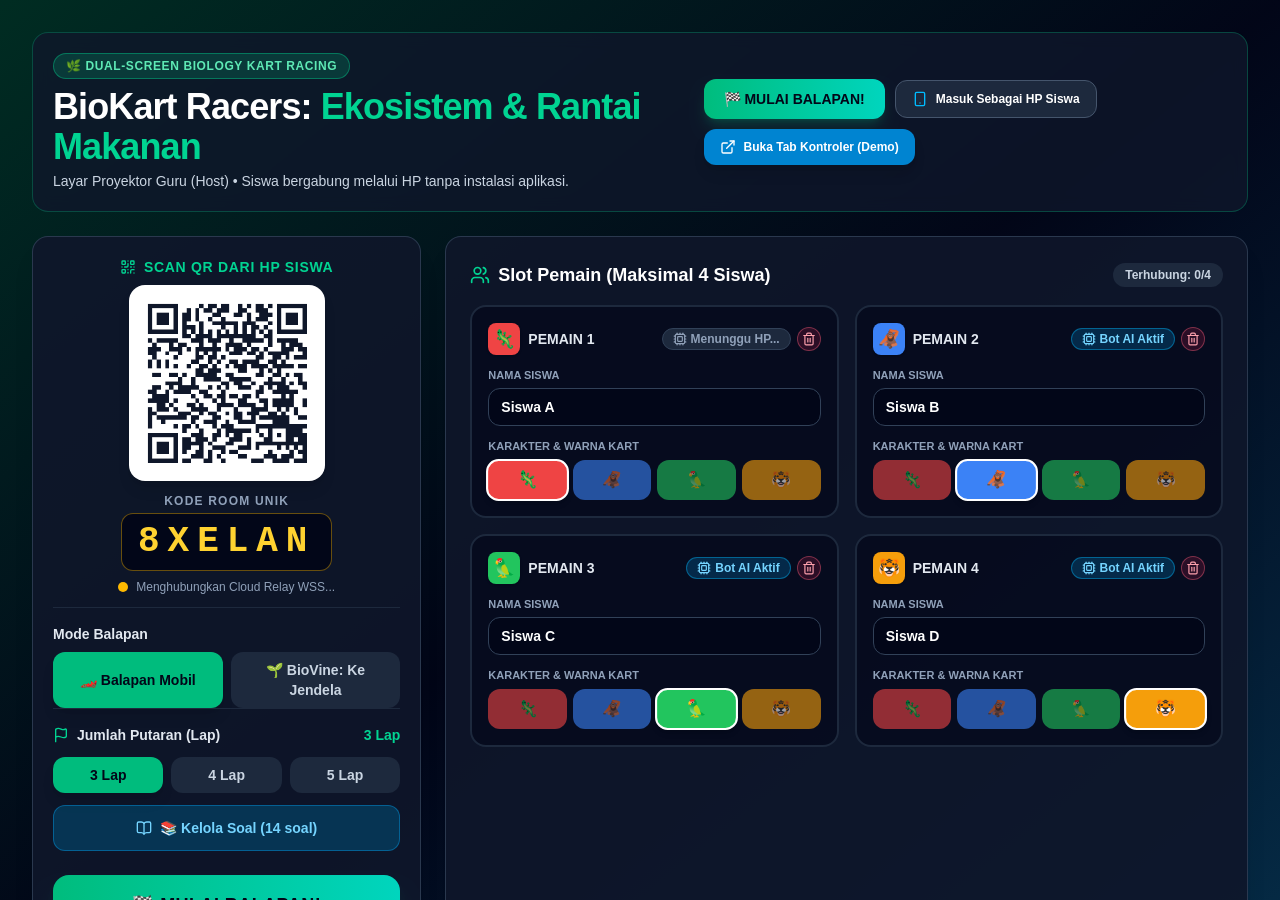
<file: biokart/index.html>
<!doctype html>
<html lang="id">
  <head>
    <meta charset="UTF-8" />
    <link rel="icon" type="image/svg+xml" href="./favicon.svg" />
    <meta name="viewport" content="width=device-width, initial-scale=1.0, maximum-scale=1.0, user-scalable=no" />
    <title>BioKart Racers — Balap Ekosistem &amp; Rantai Makanan</title>
    <script type="module" crossorigin src="./assets/index-BgAqUXAG.js"></script>
    <link rel="stylesheet" crossorigin href="./assets/index-B2VBUpOL.css">
  </head>
  <body class="bg-slate-950 text-white antialiased selection:bg-emerald-500 selection:text-white">
    <div id="root"></div>
  </body>
</html>
</file>
<file: styles.css>
:root {
  --bg-outer: #16141a;
  --bar-brown: #483225;
  --bar-brown-dark: #38251a;
  --border-brown: #7c4a1e;
  --card-bg: #6b4c35;
  --card-border: #e5c69b;
  --green-main: #43a047;
  --green-hover: #388e3c;
  --green-soft: #e8f5e9;
  --orange-main: #fb8c00;
  --orange-hover: #ef6c00;
  --blue-main: #1e88e5;
  --text-dark: #3b2618;
  --text-muted: #6d5647;
  --gold: #f5b935;
}

* {
  box-sizing: border-box;
  margin: 0;
  padding: 0;
  user-select: none;
  -webkit-user-select: none;
  touch-action: none;
}

button,
select,
.clickable,
.iso-ref-card,
.eco-card {
  touch-action: manipulation;
}

body {
  font-family: 'Segoe UI', 'Nunito', 'Trebuchet MS', sans-serif;
  background: radial-gradient(circle at top, #27232e 0%, var(--bg-outer) 75%);
  color: var(--text-dark);
  min-height: 100vh;
  min-height: 100dvh;
  display: flex;
  align-items: center;
  justify-content: center;
  overflow: hidden;
  padding-top: env(safe-area-inset-top, 0px);
  padding-bottom: env(safe-area-inset-bottom, 0px);
}

#game-shell {
  width: 100%;
  max-width: 440px;
  height: 100vh;
  height: 100dvh;
  max-height: 880px;
  display: flex;
  flex-direction: column;
  background: #d9f0ef;
  box-shadow: 0 20px 60px rgba(0, 0, 0, 0.55);
  overflow: hidden;
  position: relative;
}

@media (min-width: 480px) {
  #game-shell {
    height: 94vh;
    height: 94dvh;
    border-radius: 18px;
    border: 3px solid #2d2018;
  }
}

@media (min-width: 768px) {
  #game-shell {
    max-width: min(760px, 94vw);
    max-height: 92dvh;
  }
}

/* Main Menu Overlay (Wooden Pixel-Art Style) */
.main-menu {
  position: absolute;
  inset: 0;
  z-index: 40;
  display: flex;
  flex-direction: column;
  align-items: center;
  justify-content: space-between;
  padding: 24px 20px 20px;
  pointer-events: auto;
}

.main-menu.hidden {
  display: none;
}

.menu-sky-canvas {
  position: absolute;
  inset: 0;
  width: 100%;
  height: 100%;
  pointer-events: none;
}

.menu-content {
  position: relative;
  z-index: 2;
  width: 100%;
  display: flex;
  flex-direction: column;
  align-items: center;
  margin-top: 72px;
}

.frame-vine {
  display: none;
}

.menu-corner-item {
  display: flex;
  flex-direction: column;
  align-items: center;
  gap: 3px;
}

.menu-corner-label {
  font-family: 'Arial Black', 'Segoe UI', sans-serif;
  font-size: 11px;
  font-weight: 900;
  color: #fff;
  letter-spacing: 0.8px;
  text-shadow:
    -1.5px -1.5px 0 #2a160b,
    1.5px -1.5px 0 #2a160b,
    -1.5px 1.5px 0 #2a160b,
    1.5px 1.5px 0 #2a160b;
}

.ecoborn-plaque {
  position: relative;
  width: 92%;
  max-width: 340px;
  background: repeating-linear-gradient(180deg,
      #b57845 0px,
      #b57845 18px,
      #9c6234 18px,
      #9c6234 21px,
      #a86d3c 21px,
      #a86d3c 38px);
  border: 4px solid #2a160b;
  border-radius: 12px;
  padding: 18px 16px;
  text-align: center;
  box-shadow:
    inset 0 3px 0 #d49b6a,
    inset 0 -4px 0 #6e411f,
    0 10px 24px rgba(0, 0, 0, 0.45);
  margin-bottom: 34px;
}

.ecoborn-logo {
  font-family: 'Arial Black', 'Impact', 'Segoe UI Black', sans-serif;
  font-size: 40px;
  font-weight: 900;
  letter-spacing: 3px;
  color: #fff3c4;
  text-shadow:
    -3px -3px 0 #2a160b,
    3px -3px 0 #2a160b,
    -3px 3px 0 #2a160b,
    3px 3px 0 #2a160b,
    0px 5px 0 #1b0e07;
  line-height: 1;
}

.plaque-sprouts {
  position: absolute;
  top: 6px;
  left: 50%;
  transform: translateX(-50%);
  width: 110px;
  display: flex;
  justify-content: space-between;
  font-size: 16px;
  pointer-events: none;
}

.plaque-vine {
  position: absolute;
  font-size: 18px;
  pointer-events: none;
  filter: drop-shadow(0 2px 2px rgba(0, 0, 0, 0.5));
}

.plaque-vine.tl {
  top: -10px;
  left: -8px;
}

.plaque-vine.tr {
  top: -10px;
  right: -8px;
}

.plaque-vine.bl {
  bottom: -10px;
  left: -6px;
}

.plaque-vine.br {
  bottom: -10px;
  right: -8px;
}

.menu-buttons {
  display: flex;
  flex-direction: column;
  align-items: center;
  gap: 14px;
  width: 100%;
}

.wood-btn {
  width: 210px;
  background: linear-gradient(180deg, #b87b48 0%, #965d30 100%);
  border: 3.5px solid #2a160b;
  border-radius: 10px;
  padding: 12px 16px;
  color: #ffffff;
  font-family: 'Arial Black', 'Segoe UI', sans-serif;
  font-size: 15px;
  font-weight: 900;
  letter-spacing: 1px;
  text-shadow:
    -1.5px -1.5px 0 #2a160b,
    1.5px -1.5px 0 #2a160b,
    -1.5px 1.5px 0 #2a160b,
    1.5px 1.5px 0 #2a160b,
    0 2px 0 #2a160b;
  box-shadow:
    inset 0 3px 0 #d59b68,
    inset 0 -4px 0 #6e411f,
    0 5px 12px rgba(0, 0, 0, 0.35);
  cursor: pointer;
  transition: transform 0.1s ease, filter 0.12s ease;
}

.wood-btn.primary-wood-btn {
  width: 244px;
  font-size: 16.5px;
  padding: 14px 18px;
}

.wood-btn:hover {
  filter: brightness(1.08);
  transform: translateY(-2px);
}

.wood-btn:active {
  transform: translateY(2px);
}

.menu-bottom-bar {
  position: relative;
  z-index: 2;
  width: 100%;
  display: flex;
  align-items: center;
  justify-content: space-between;
}

.wood-circle-btn {
  width: 50px;
  height: 50px;
  border-radius: 50%;
  background: radial-gradient(circle at 35% 30%, #c88c57 0%, #8f572b 85%);
  border: 3.5px solid #2a160b;
  color: #fff;
  font-family: 'Arial Black', 'Segoe UI', sans-serif;
  font-size: 20px;
  font-weight: 900;
  text-shadow:
    -1.5px -1.5px 0 #2a160b,
    1.5px -1.5px 0 #2a160b,
    -1.5px 1.5px 0 #2a160b,
    1.5px 1.5px 0 #2a160b;
  box-shadow:
    inset 0 2px 0 #dfa978,
    inset 0 -3px 0 #613818,
    0 4px 10px rgba(0, 0, 0, 0.4);
  cursor: pointer;
  display: flex;
  align-items: center;
  justify-content: center;
  transition: transform 0.1s ease;
}

.wood-circle-btn:hover {
  transform: scale(1.06);
}

/* Fullscreen Landscape Main Menu Layout (placed AFTER base rules so cascade applies cleanly!) */
@media (min-aspect-ratio: 4/3) {
  #game-shell.menu-active {
    width: 100vw;
    max-width: 100vw;
    height: 100vh;
    max-height: 100vh;
    border-radius: 0;
    border: none;
  }

  .main-menu {
    justify-content: center;
    padding: 20px 32px;
  }

  .menu-content {
    margin-top: -18px;
    width: 520px;
    max-width: 82%;
    background: #f2dfb8;
    border: 6px solid #2a160b;
    border-radius: 10px;
    padding: 22px 32px 26px;
    box-shadow:
      inset 0 0 0 6px #8e562b,
      inset 0 0 0 10px #5e3618,
      0 16px 38px rgba(0, 0, 0, 0.55);
  }

  .frame-vine {
    display: block;
    position: absolute;
    font-size: 24px;
    pointer-events: none;
    filter: drop-shadow(0 2px 2px rgba(0, 0, 0, 0.45));
  }

  .fv-tl {
    top: -10px;
    left: -10px;
  }

  .fv-tr {
    top: -10px;
    right: -10px;
  }

  .fv-bl {
    bottom: -10px;
    left: -8px;
  }

  .fv-br {
    bottom: -10px;
    right: -8px;
  }

  .ecoborn-plaque {
    background: transparent;
    border: none;
    box-shadow: none;
    padding: 4px 0 8px;
    margin-bottom: 14px;
    width: 100%;
    max-width: none;
  }

  .plaque-vine,
  .plaque-sprouts {
    display: none;
  }

  .ecoborn-logo {
    font-size: 56px;
    color: #ffca28;
    text-shadow:
      -3.5px -3.5px 0 #2a160b,
      3.5px -3.5px 0 #2a160b,
      -3.5px 3.5px 0 #2a160b,
      3.5px 3.5px 0 #2a160b,
      0px 6px 0 #1b0e07;
  }

  .menu-buttons {
    gap: 12px;
  }

  .wood-btn,
  .wood-btn.primary-wood-btn {
    width: 390px;
    max-width: 96%;
    padding: 12px 18px;
    font-size: 18px;
  }

  .menu-bottom-bar {
    position: absolute;
    bottom: 22px;
    left: 36px;
    right: 36px;
    width: auto;
  }

  .wood-circle-btn {
    width: 56px;
    height: 56px;
    background: radial-gradient(circle at 35% 30%, #7cb342 0%, #558b2f 85%);
    box-shadow:
      inset 0 2px 0 #aed581,
      inset 0 -3px 0 #33691e,
      0 0 0 4px #8e562b,
      0 5px 12px rgba(0, 0, 0, 0.45);
  }
}

/* Top HUD Bar */
#top-bar {
  background: linear-gradient(180deg, #52392b 0%, var(--bar-brown) 100%);
  color: #fff;
  padding: 6px 8px;
  display: flex;
  align-items: center;
  justify-content: space-between;
  gap: 6px;
  border-bottom: 2px solid var(--bar-brown-dark);
  z-index: 10;
}

#top-bar>div:first-child {
  min-width: 0;
  flex: 1 1 auto;
}

.biome-title {
  display: flex;
  align-items: center;
  gap: 4px;
  min-width: 0;
  max-width: 100%;
  overflow: hidden;
  font-size: 11px;
  font-weight: 800;
  letter-spacing: 0.2px;
  text-shadow: 0 1px 2px rgba(0, 0, 0, 0.5);
  white-space: nowrap;
  background: rgba(255, 255, 255, 0.1);
  border: 1px solid rgba(255, 255, 255, 0.22);
  color: #fff;
  padding: 4px 7px;
  border-radius: 999px;
  cursor: pointer;
}

#biome-title-text {
  overflow: hidden;
  text-overflow: ellipsis;
  white-space: nowrap;
}

.biome-title:hover {
  background: rgba(255, 255, 255, 0.2);
}

.biome-caret {
  font-size: 10px;
  opacity: 0.85;
}

.biome-option-btn {
  width: 100%;
  background: #fff;
  border: 2px solid #d7e6d8;
  border-radius: 10px;
  padding: 8px 10px;
  display: flex;
  align-items: center;
  justify-content: space-between;
  font-size: 12px;
  font-weight: 800;
  color: var(--text-dark);
  cursor: pointer;
  text-align: left;
  transition: transform 0.1s ease, border-color 0.15s ease;
}

.biome-option-btn:hover:not(.locked) {
  border-color: var(--green-main);
  transform: translateY(-1px);
}

.biome-option-btn.active {
  background: #e8f5e9;
  border-color: var(--green-main);
}

.biome-option-btn.locked {
  opacity: 0.55;
  cursor: not-allowed;
  background: #f2eee9;
}

.hud-pills {
  display: flex;
  align-items: center;
  gap: 4px;
  flex-shrink: 0;
}

.hud-pill {
  background: rgba(30, 18, 12, 0.55);
  border: 1.5px solid rgba(255, 255, 255, 0.16);
  border-radius: 999px;
  padding: 4px 8px;
  color: #fff;
  font-size: 12px;
  font-weight: 800;
  display: flex;
  align-items: center;
  gap: 3px;
  flex-shrink: 0;
  white-space: nowrap;
}

.hud-pill.clickable {
  cursor: pointer;
  transition: transform 0.12s ease, background 0.15s ease;
}

.hud-pill.clickable:hover {
  background: rgba(30, 18, 12, 0.8);
  transform: scale(1.04);
}

/* World Container */
#world-container {
  flex: 1;
  position: relative;
  overflow: hidden;
}

#world-canvas {
  width: 100%;
  height: 100%;
  display: block;
  image-rendering: pixelated;
  cursor: grab;
}

#world-canvas:active {
  cursor: grabbing;
}

/* Toasts */
#toast-container {
  position: absolute;
  top: 10px;
  left: 10px;
  display: flex;
  flex-direction: column;
  gap: 6px;
  pointer-events: none;
  z-index: 15;
  max-width: 195px;
}

.toast-pill {
  background: rgba(92, 66, 48, 0.88);
  color: #fff;
  font-size: 11px;
  font-weight: 700;
  padding: 6px 10px;
  border-radius: 10px;
  box-shadow: 0 3px 8px rgba(0, 0, 0, 0.25);
  border: 1px solid rgba(255, 255, 255, 0.14);
  animation: toastIn 0.2s ease-out;
  line-height: 1.3;
}

@keyframes toastIn {
  from {
    opacity: 0;
    transform: translateY(-6px) scale(0.95);
  }

  to {
    opacity: 1;
    transform: translateY(0) scale(1);
  }
}

/* Mission Widget */
.mission-card {
  position: absolute;
  top: 10px;
  right: 10px;
  width: 168px;
  background: #fff;
  border: 2px solid #8a6443;
  border-radius: 12px;
  box-shadow: 0 5px 14px rgba(0, 0, 0, 0.22);
  padding: 8px 10px;
  z-index: 16;
  font-size: 11px;
}

.mission-header {
  display: flex;
  align-items: center;
  justify-content: space-between;
  font-weight: 800;
  font-size: 11px;
  color: var(--text-dark);
  padding-bottom: 5px;
  border-bottom: 1px solid #eee4da;
}

.mission-title-wrap {
  display: flex;
  align-items: center;
  gap: 4px;
}

.mission-min-btn {
  width: 20px;
  height: 20px;
  border: none;
  border-radius: 5px;
  background: var(--green-main);
  color: #fff;
  font-weight: 900;
  cursor: pointer;
  line-height: 1;
}

.mission-body.collapsed {
  display: none;
}

.mission-name-row {
  display: flex;
  align-items: center;
  gap: 4px;
  font-weight: 800;
  margin-top: 6px;
  font-size: 11.5px;
}

.mission-desc {
  color: var(--text-muted);
  font-size: 10.5px;
  margin: 3px 0 6px;
  line-height: 1.3;
}

.mission-meta-row {
  display: flex;
  align-items: center;
  justify-content: space-between;
  margin-bottom: 6px;
}

.badge-diff {
  background: #efeae4;
  color: var(--text-muted);
  padding: 2px 7px;
  border-radius: 6px;
  font-weight: 700;
  font-size: 10px;
}

.badge-reward {
  background: #fff6d6;
  border: 1px solid #f0cb5c;
  color: #9e6b00;
  padding: 2px 7px;
  border-radius: 6px;
  font-weight: 800;
  font-size: 10px;
}

.mission-progress-wrap {
  width: 100%;
  height: 5px;
  background: #ece5dd;
  border-radius: 99px;
  overflow: hidden;
  margin-bottom: 6px;
}

.mission-progress-bar {
  width: 0%;
  height: 100%;
  background: var(--green-main);
  transition: width 0.25s ease;
}

.mission-btn {
  width: 100%;
  padding: 6px 8px;
  font-size: 10.5px;
  border-radius: 7px;
}

/* Floating World Controls */
.world-controls {
  position: absolute;
  bottom: 12px;
  left: 12px;
  right: 12px;
  display: flex;
  align-items: flex-end;
  justify-content: space-between;
  pointer-events: none;
  z-index: 14;
}

.left-controls,
.right-controls {
  display: flex;
  align-items: center;
  gap: 8px;
}

.circle-btn {
  pointer-events: auto;
  border: 2.5px solid #fff;
  border-radius: 50%;
  width: 46px;
  height: 46px;
  color: #fff;
  font-weight: 800;
  cursor: pointer;
  display: flex;
  flex-direction: column;
  align-items: center;
  justify-content: center;
  box-shadow: 0 4px 10px rgba(0, 0, 0, 0.3);
  transition: transform 0.12s ease;
}

.circle-btn:active {
  transform: scale(0.92);
}

.blue-btn {
  background: var(--blue-main);
  font-size: 10px;
  line-height: 1.1;
}

.green-btn {
  background: var(--green-main);
  font-size: 16px;
}

.small-btn {
  width: 36px;
  height: 36px;
  background: rgba(72, 50, 37, 0.85);
  font-size: 14px;
}

/* Bottom Card Deck Bar */
#deck-bar {
  background: linear-gradient(180deg, #543a2b 0%, var(--bar-brown-dark) 100%);
  border-top: 2px solid #72513d;
  padding: 8px 6px;
  display: flex;
  align-items: center;
  gap: 6px;
  z-index: 12;
}

.deck-arrow {
  width: 24px;
  height: 24px;
  border-radius: 50%;
  border: none;
  background: rgba(255, 255, 255, 0.15);
  color: #fff;
  font-size: 10px;
  cursor: pointer;
  flex-shrink: 0;
  display: flex;
  align-items: center;
  justify-content: center;
}

.deck-arrow:hover {
  background: var(--green-main);
}

.card-track {
  flex: 1;
  display: flex;
  gap: 8px;
  overflow-x: auto;
  touch-action: pan-x;
  -webkit-overflow-scrolling: touch;
  scrollbar-width: none;
  padding: 2px 2px;
}

.card-track::-webkit-scrollbar {
  display: none;
}

.eco-card {
  width: 78px;
  flex-shrink: 0;
  background: linear-gradient(180deg, #7c583e 0%, #5b3e2b 100%);
  border: 2px solid var(--card-border);
  border-radius: 10px;
  padding: 4px 4px 5px;
  display: flex;
  flex-direction: column;
  align-items: center;
  color: #fff;
  position: relative;
  cursor: grab;
  transition: transform 0.14s ease, filter 0.14s ease;
  box-shadow: 0 3px 6px rgba(0, 0, 0, 0.3);
}

.eco-card:hover:not(.locked):not(.unaffordable) {
  transform: translateY(-3px);
}

.eco-card.locked {
  filter: grayscale(0.85) brightness(0.65);
  cursor: not-allowed;
}

.eco-card.unaffordable {
  opacity: 0.72;
}

.card-sprite-box {
  width: 58px;
  height: 46px;
  background: rgba(255, 255, 255, 0.88);
  border-radius: 6px;
  display: flex;
  align-items: center;
  justify-content: center;
  margin-bottom: 4px;
  position: relative;
  overflow: hidden;
}

.card-sprite-box canvas {
  image-rendering: pixelated;
}

.card-lock-badge {
  position: absolute;
  inset: 0;
  background: rgba(25, 18, 12, 0.55);
  display: flex;
  align-items: center;
  justify-content: center;
  font-size: 16px;
}

.card-name-row {
  width: 100%;
  display: flex;
  align-items: center;
  justify-content: center;
  gap: 3px;
  font-size: 9.5px;
  font-weight: 800;
  letter-spacing: 0.3px;
  margin-bottom: 2px;
}

.card-info-btn {
  width: 15px;
  height: 15px;
  border-radius: 50%;
  border: none;
  background: var(--green-main);
  color: #fff;
  font-size: 9.5px;
  font-weight: 900;
  cursor: pointer;
  display: inline-flex;
  align-items: center;
  justify-content: center;
  flex-shrink: 0;
}

.card-cost {
  font-size: 11px;
  font-weight: 800;
  color: #ffd54f;
  display: flex;
  align-items: center;
  gap: 2px;
}

/* Drag Ghost */
.drag-ghost {
  position: absolute;
  pointer-events: none;
  transform: translate(-50%, -50%);
  z-index: 30;
  display: flex;
  flex-direction: column;
  align-items: center;
  filter: drop-shadow(0 6px 10px rgba(0, 0, 0, 0.35));
}

.drag-ghost.hidden {
  display: none;
}

.drag-ghost canvas {
  image-rendering: pixelated;
}

.drag-ghost span {
  background: rgba(59, 38, 24, 0.85);
  color: #fff;
  font-size: 10px;
  font-weight: 800;
  padding: 2px 7px;
  border-radius: 99px;
  margin-top: 2px;
}

/* Buttons */
.btn-green {
  background: linear-gradient(180deg, #52b856 0%, var(--green-main) 100%);
  color: #fff;
  border: none;
  border-radius: 10px;
  font-weight: 800;
  cursor: pointer;
  box-shadow: 0 3px 0 #2e7d32;
  transition: transform 0.1s ease, filter 0.1s ease;
}

.btn-green:hover {
  filter: brightness(1.06);
}

.btn-green:active {
  transform: translateY(2px);
  box-shadow: 0 1px 0 #2e7d32;
}

.btn-orange {
  background: linear-gradient(180deg, #ffa726 0%, var(--orange-main) 100%);
  color: #fff;
  border: none;
  border-radius: 10px;
  font-weight: 800;
  cursor: pointer;
  box-shadow: 0 3px 0 #e65100;
}

/* Modals */
.modal-backdrop {
  position: fixed;
  inset: 0;
  background: rgba(12, 16, 14, 0.72);
  display: flex;
  align-items: center;
  justify-content: center;
  padding: 18px;
  z-index: 50;
}

.modal-backdrop.hidden {
  display: none;
}

.modal-card {
  width: 100%;
  max-width: 340px;
  background: #fff;
  border: 3px solid var(--border-brown);
  border-radius: 20px;
  padding: 20px 18px;
  text-align: center;
  box-shadow: 0 16px 40px rgba(0, 0, 0, 0.45);
  animation: modalPop 0.2s ease-out;
  max-height: 90vh;
  overflow-y: auto;
}

@keyframes modalPop {
  from {
    opacity: 0;
    transform: scale(0.9);
  }

  to {
    opacity: 1;
    transform: scale(1);
  }
}

.modal-sprite-wrap {
  display: flex;
  justify-content: center;
  margin-bottom: 6px;
}

.modal-sprite-wrap canvas {
  image-rendering: pixelated;
}

.modal-title {
  font-size: 20px;
  font-weight: 900;
  color: var(--text-dark);
  margin-bottom: 8px;
}

.modal-subtitle {
  font-size: 12.5px;
  color: var(--text-muted);
  line-height: 1.45;
  margin-bottom: 10px;
}

.info-badges {
  display: flex;
  flex-wrap: wrap;
  justify-content: center;
  gap: 6px;
  margin-bottom: 12px;
}

.pill-tan {
  background: #f2ebe3;
  color: #7c4a1e;
  font-size: 11px;
  font-weight: 800;
  padding: 4px 10px;
  border-radius: 99px;
}

.pill-green {
  background: #e3f5e6;
  color: #2e7d32;
  font-size: 11px;
  font-weight: 800;
  padding: 4px 10px;
  border-radius: 99px;
}

.info-desc {
  font-size: 12.5px;
  color: var(--text-dark);
  line-height: 1.45;
  margin-bottom: 12px;
}

.callout-green {
  background: var(--green-soft);
  border-left: 4px solid var(--green-main);
  border-radius: 10px;
  padding: 10px 12px;
  font-size: 12px;
  color: #2e5632;
  line-height: 1.45;
  margin-bottom: 14px;
  text-align: center;
}

.modal-btn {
  width: 100%;
  padding: 11px 16px;
  font-size: 13px;
  letter-spacing: 0.4px;
}

/* Health Modal */
.health-current {
  font-size: 13px;
  color: var(--text-dark);
  margin-bottom: 12px;
}

.ratio-box {
  background: #f3f8f3;
  border: 1.5px solid #d7e6d8;
  border-radius: 12px;
  padding: 10px;
  text-align: left;
  margin-bottom: 10px;
}

.ratio-box-title {
  font-size: 11px;
  font-weight: 900;
  color: #7c4a1e;
  margin-bottom: 8px;
}

.ratio-list {
  display: flex;
  flex-direction: column;
  gap: 6px;
}

.ratio-row {
  background: #fff;
  border-radius: 8px;
  padding: 6px 10px;
  display: flex;
  align-items: center;
  justify-content: space-between;
  font-size: 12px;
  font-weight: 700;
}

.ratio-val.ok {
  color: #2e7d32;
  font-weight: 800;
}

.ratio-val.warn {
  color: #ef6c00;
  font-weight: 800;
}

.ratio-formula {
  font-size: 11.5px;
  color: var(--text-dark);
  margin-bottom: 4px;
}

.modal-note {
  font-size: 11px;
  color: var(--text-muted);
  margin-bottom: 14px;
}

/* Victory Modal */
.victory-emoji {
  font-size: 30px;
  margin-bottom: 4px;
}

.cycle-box {
  background: #f3f8f3;
  border: 1.5px solid #d7e6d8;
  border-radius: 12px;
  padding: 12px;
  margin-bottom: 12px;
}

.cycle-title {
  font-size: 11.5px;
  font-weight: 900;
  color: #7c4a1e;
  margin-bottom: 8px;
}

.cycle-diagram {
  font-size: 15px;
  font-weight: 800;
  margin-bottom: 8px;
  line-height: 1.3;
}

.cycle-down {
  font-size: 13px;
  color: var(--text-muted);
}

.cycle-legend {
  font-size: 11.5px;
  color: var(--text-dark);
  line-height: 1.55;
}

.victory-actions {
  display: flex;
  flex-direction: column;
  gap: 8px;
}

/* 2-Page Open Book Modal (Materi Ekosistem Interaktif) */
.book-modal-wrap {
  position: relative;
  width: 100%;
  max-width: 780px;
  animation: modalPop 0.22s ease-out;
}

.book-close-btn {
  position: absolute;
  top: -12px;
  right: -10px;
  width: 36px;
  height: 36px;
  border-radius: 50%;
  border: 3px solid #2a160b;
  background: #e53935;
  color: #fff;
  font-weight: 900;
  font-size: 16px;
  cursor: pointer;
  z-index: 10;
  box-shadow: 0 4px 10px rgba(0, 0, 0, 0.4);
}

.open-book {
  display: flex;
  flex-direction: row;
  background: #6d3f1d;
  border: 5px solid #2a160b;
  border-radius: 16px;
  padding: 10px;
  box-shadow:
    inset 0 0 0 3px #9c6234,
    0 20px 50px rgba(0, 0, 0, 0.65);
  min-height: 410px;
  max-height: 88vh;
}

.book-page {
  flex: 1;
  background: linear-gradient(90deg, #fdf6e4 0%, #f7ebd0 92%, #ead8b3 100%);
  padding: 16px 16px 14px;
  display: flex;
  flex-direction: column;
  overflow-y: auto;
}

.book-page-left {
  border-radius: 10px 3px 3px 10px;
  background: linear-gradient(90deg, #f3e4c2 0%, #fdf6e4 88%, #e5d1a7 100%);
  align-items: center;
  text-align: center;
}

.book-page-right {
  border-radius: 3px 10px 10px 3px;
  background: linear-gradient(90deg, #e5d1a7 0%, #fdf6e4 12%, #f7ebd0 100%);
  text-align: left;
}

.book-spine {
  width: 14px;
  background: linear-gradient(90deg, #543015 0%, #8b552b 50%, #3d210d 100%);
  border-top: 2px solid #2a160b;
  border-bottom: 2px solid #2a160b;
  flex-shrink: 0;
}

@media (max-width: 620px) {
  .open-book {
    flex-direction: column;
    max-height: 90vh;
    overflow-y: auto;
  }

  .book-spine {
    width: 100%;
    height: 10px;
  }

  .book-page-left {
    border-radius: 10px 10px 3px 3px;
  }

  .book-page-right {
    border-radius: 3px 3px 10px 10px;
  }
}

.page-header-tag {
  font-size: 10px;
  font-weight: 900;
  letter-spacing: 1px;
  color: #8c5828;
  background: rgba(140, 88, 40, 0.12);
  padding: 3px 9px;
  border-radius: 99px;
  margin-bottom: 8px;
  align-self: flex-start;
}

.book-page-left .page-header-tag {
  align-self: center;
}

.book-canvas-wrap {
  width: 100%;
  background: #e6f4ea;
  border: 2.5px solid #8c5828;
  border-radius: 12px;
  overflow: hidden;
  margin-bottom: 8px;
  box-shadow: inset 0 2px 6px rgba(0, 0, 0, 0.12);
  display: flex;
  justify-content: center;
}

#book-illust-canvas {
  width: 100%;
  height: auto;
  max-height: 185px;
  display: block;
}

.book-illust-caption {
  font-size: 11px;
  color: #6d5647;
  margin-bottom: 8px;
  font-weight: 700;
}

.book-interactive-controls {
  display: flex;
  flex-wrap: wrap;
  justify-content: center;
  gap: 6px;
  width: 100%;
}

.book-chip-btn {
  border: 2px solid #8c5828;
  background: #fff9eb;
  color: #3b2618;
  font-size: 11px;
  font-weight: 800;
  padding: 5px 10px;
  border-radius: 9px;
  cursor: pointer;
  transition: transform 0.1s ease, background 0.12s ease;
}

.book-chip-btn:hover {
  transform: translateY(-1px);
  background: #f3e4c2;
}

.book-chip-btn.active {
  background: var(--green-main);
  border-color: #1b5e20;
  color: #fff;
}

.book-title {
  font-size: 17px;
  font-weight: 900;
  color: #3b2618;
  margin-bottom: 8px;
  border-bottom: 2px dashed #d7c097;
  padding-bottom: 6px;
}

.book-body-text {
  font-size: 12px;
  color: #3b2618;
  line-height: 1.5;
  margin-bottom: 10px;
}

.book-inspect-box {
  background: #e8f5e9;
  border-left: 4px solid var(--green-main);
  border-radius: 8px;
  padding: 9px 11px;
  font-size: 11.5px;
  color: #1b4d20;
  line-height: 1.45;
  margin-bottom: 10px;
  flex: 0 0 auto;
}

.book-nav-footer {
  display: flex;
  align-items: center;
  justify-content: space-between;
  border-top: 1.5px solid #dec9a0;
  padding-top: 8px;
  margin-top: auto;
}

.book-nav-btn {
  background: #8c5828;
  color: #fff;
  border: none;
  border-radius: 8px;
  padding: 6px 11px;
  font-size: 11px;
  font-weight: 800;
  cursor: pointer;
}

.book-nav-btn:disabled {
  opacity: 0.4;
  cursor: not-allowed;
}

.book-nav-btn.finish-play {
  background: linear-gradient(180deg, #43a047, #2e7d32);
  color: #fff;
  box-shadow: 0 3px 10px rgba(46, 125, 50, 0.35);
}

#materi-modal.modal-backdrop {
  background: rgba(6, 12, 10, 0.82);
}

.book-page-indicator {
  font-size: 11.5px;
  font-weight: 900;
  color: #6d4423;
}

/* 3D Isometric Food Web & Ecosystem Simulator (Nusantara Dark-Wood & Gold Theme) */
.iso-lab-shell {
  width: 100vw;
  height: 100vh;
  background: #2b646a;
  position: relative;
  overflow: hidden;
  font-family: 'Segoe UI', 'Nunito', sans-serif;
}

#iso-canvas {
  width: 100%;
  height: 100%;
  display: block;
  cursor: grab;
}

#iso-canvas:active {
  cursor: grabbing;
}

#iso-canvas.placing-mode,
#iso-canvas.placing-mode:active {
  cursor: crosshair !important;
}

/* Top Bar: Left Stack (Title + Missions) & Right Action Toolbar */
.iso-top-bar {
  position: absolute;
  top: max(10px, env(safe-area-inset-top));
  left: max(12px, env(safe-area-inset-left));
  right: max(12px, env(safe-area-inset-right));
  display: flex;
  align-items: flex-start;
  justify-content: space-between;
  gap: 12px;
  pointer-events: none;
  z-index: 9;
}

.iso-tl-stack {
  display: flex;
  flex-direction: column;
  gap: 6px;
  max-width: 300px;
  pointer-events: none;
}

.iso-hud-tl {
  pointer-events: auto;
  background: rgba(34, 21, 13, 0.92);
  border: 1.5px solid #b88b4a;
  border-radius: 4px;
  padding: 8px 11px;
  color: #f6ead2;
  box-shadow: inset 0 0 0 1px rgba(255, 224, 155, 0.12), 0 6px 18px rgba(0, 0, 0, 0.45);
}

.iso-tl-header {
  display: flex;
  align-items: center;
  justify-content: space-between;
  gap: 6px;
  margin-bottom: 4px;
}

#iso-biome-title {
  font-family: Georgia, 'Times New Roman', serif;
  font-size: 13px;
  font-weight: 700;
  color: #f4d38c;
  letter-spacing: 0.4px;
  text-shadow: 0 1px 2px rgba(0, 0, 0, 0.7);
}

.iso-tl-controls {
  display: flex;
  gap: 4px;
  align-items: center;
}

.iso-mobile-only {
  display: none;
}

.iso-mini-biome-btn {
  background: rgba(68, 43, 25, 0.92);
  border: 1px solid #9f773d;
  color: #f4d38c;
  font-size: 10px;
  font-weight: 700;
  padding: 3px 8px;
  border-radius: 3px;
  cursor: pointer;
  min-height: 24px;
  transition: background 0.12s ease, border-color 0.12s ease;
}

.iso-mini-biome-btn:hover {
  background: #5a3921;
  border-color: #f4d38c;
}

.iso-mode-select {
  background: rgba(54, 34, 20, 0.95);
  border: 1px solid #9f773d;
  color: #f4d38c;
  font-size: 10px;
  font-weight: 700;
  padding: 3px 6px;
  border-radius: 3px;
  cursor: pointer;
  outline: none;
  max-width: 112px;
}

.iso-mode-select option {
  background: #22150d;
  color: #f6ead2;
}

.iso-balance-label {
  display: flex;
  align-items: center;
  justify-content: space-between;
  flex-wrap: wrap;
  gap: 4px;
  font-size: 10.5px;
  color: #d9c5a0;
  margin-bottom: 4px;
}

.iso-pop-pill {
  font-size: 9.5px;
  font-weight: 700;
  color: #f4d38c;
  background: rgba(0, 0, 0, 0.35);
  border: 1px solid rgba(184, 139, 74, 0.35);
  padding: 1px 6px;
  border-radius: 3px;
}

.iso-balance-track {
  width: 100%;
  height: 5px;
  background: rgba(0, 0, 0, 0.55);
  border-radius: 2px;
  overflow: hidden;
}

.iso-balance-fill {
  height: 100%;
  background: linear-gradient(90deg, #c89b4b 0%, #66bb6a 100%);
  transition: width 0.3s ease;
}

.iso-civ-bar {
  display: flex;
  align-items: center;
  justify-content: space-between;
  gap: 6px;
  margin-top: 6px;
  padding-top: 5px;
  border-top: 1px solid rgba(184, 139, 74, 0.28);
  font-size: 9.5px;
}

.iso-year-badge {
  color: #ffe082;
  font-weight: 800;
  background: rgba(0, 0, 0, 0.38);
  border: 1px solid rgba(244, 211, 140, 0.35);
  padding: 1px 6px;
  border-radius: 3px;
  white-space: nowrap;
}

.iso-civ-stats {
  color: #e6d7bd;
  font-weight: 700;
  white-space: nowrap;
  overflow: hidden;
  text-overflow: ellipsis;
}

/* Stacked Mission Cards */
.iso-hud-tr {
  pointer-events: auto;
  background: rgba(34, 21, 13, 0.9);
  border: 1.5px solid #9f773d;
  border-radius: 4px;
  padding: 6px 9px;
  color: #f6ead2;
  box-shadow: 0 5px 14px rgba(0, 0, 0, 0.4);
}

.iso-tr-header {
  display: flex;
  align-items: center;
  justify-content: space-between;
  gap: 8px;
}

.iso-tr-title-text {
  font-family: Georgia, 'Times New Roman', serif;
  font-size: 11px;
  font-weight: 700;
  color: #e8c987;
}

.iso-tr-body {
  margin-top: 6px;
  display: flex;
  flex-direction: column;
  gap: 4px;
}

.iso-hud-tr.collapsed .iso-tr-body {
  display: none;
}

.iso-mission-item {
  display: flex;
  align-items: flex-start;
  gap: 5px;
  font-size: 10px;
  color: #e6d7bd;
  line-height: 1.3;
  background: rgba(20, 12, 7, 0.72);
  border: 1px solid rgba(184, 139, 74, 0.28);
  border-left-width: 3px;
  border-radius: 3px;
  padding: 4px 6px;
}

.iso-missions-scroll {
  display: flex;
  flex-direction: column;
  gap: 3.5px;
  max-height: 148px;
  overflow-y: auto;
  touch-action: pan-y;
  -webkit-overflow-scrolling: touch;
  padding-right: 2px;
  scrollbar-width: thin;
  scrollbar-color: #9f773d transparent;
}

.iso-missions-scroll::-webkit-scrollbar {
  width: 4px;
}

.iso-missions-scroll::-webkit-scrollbar-thumb {
  background: #9f773d;
  border-radius: 99px;
}

.iso-mission-item.accent-red { border-left-color: #d9534f; }
.iso-mission-item.accent-teal { border-left-color: #2aa198; }
.iso-mission-item.accent-gold { border-left-color: #f4b400; }
.iso-mission-item.accent-pink { border-left-color: #ec407a; }
.iso-mission-item.accent-green { border-left-color: #4caf50; }
.iso-mission-item.accent-purple { border-left-color: #9b59b6; }

.iso-mission-item.done {
  color: #b9f6ca;
  background: rgba(26, 52, 28, 0.72);
  border-color: rgba(102, 187, 106, 0.55);
  border-left-color: #00e676;
}

.iso-mission-dot {
  color: #f4d38c;
  font-weight: 900;
}

.iso-tr-sub {
  font-size: 9.5px;
  font-weight: 800;
  color: #d4aa63;
  margin-top: 3px;
  letter-spacing: 0.4px;
}

.iso-legend-list {
  font-size: 9.5px;
  line-height: 1.4;
  color: #d9c5a0;
}

.iso-sym-zoom-grid {
  display: grid;
  grid-template-columns: 1fr 1fr;
  gap: 4px;
  margin-bottom: 4px;
}

.iso-sym-zoom-btn {
  display: flex;
  align-items: center;
  justify-content: space-between;
  gap: 4px;
  padding: 4px 6px;
  border-radius: 3px;
  background: rgba(24, 15, 9, 0.88);
  border: 1px solid #9f773d;
  color: #f6ead2;
  font-size: 9.5px;
  font-weight: 700;
  cursor: pointer;
  transition: background 0.12s ease, border-color 0.12s ease, transform 0.1s ease;
}

.iso-sym-zoom-btn strong {
  color: #f4d38c;
  background: rgba(255, 255, 255, 0.08);
  padding: 0 4px;
  border-radius: 3px;
  font-size: 9px;
}

.iso-sym-zoom-btn:hover {
  background: #4e311d;
  border-color: #ffe09b;
  transform: translateY(-1px);
}

.iso-sym-zoom-btn.active {
  background: #5c3a1e;
  border-color: #ffd54f;
  box-shadow: 0 0 8px rgba(255, 213, 79, 0.45);
}

.iso-sym-zoom-btn.sym-mutual { border-left: 3px solid #00e676; }
.iso-sym-zoom-btn.sym-commensal { border-left: 3px solid #29b6f6; }
.iso-sym-zoom-btn.sym-parasite { border-left: 3px solid #e040fb; }
.iso-sym-zoom-btn.sym-amensal { border-left: 3px solid #ffa726; }

.iso-sym-reset-btn {
  width: 100%;
  padding: 4px 8px;
  margin-bottom: 4px;
  border-radius: 3px;
  background: linear-gradient(180deg, #6b4523 0%, #462b14 100%);
  border: 1px solid #f4d38c;
  color: #fff3c4;
  font-size: 10px;
  font-weight: 800;
  cursor: pointer;
}

.iso-sym-reset-btn.hidden {
  display: none;
}

/* Top-Right Nusantara Toolbar */
.iso-top-actions {
  pointer-events: auto;
  display: flex;
  align-items: center;
  gap: 5px;
  flex-wrap: wrap;
  justify-content: flex-end;
}

.iso-square-btn {
  height: 34px;
  padding: 0 9px;
  border-radius: 4px;
  background: rgba(34, 21, 13, 0.92);
  border: 1.5px solid #b88b4a;
  color: #f4d38c;
  display: inline-flex;
  align-items: center;
  justify-content: center;
  gap: 4px;
  font-size: 11px;
  font-weight: 700;
  cursor: pointer;
  box-shadow: 0 4px 12px rgba(0, 0, 0, 0.4);
  transition: background 0.12s ease, transform 0.1s ease, border-color 0.12s ease;
}

.iso-square-btn.icon-only {
  width: 34px;
  padding: 0;
  font-size: 13px;
}

.iso-square-btn:hover {
  background: #4e311d;
  border-color: #ffe09b;
  transform: translateY(-1px);
}

.iso-square-btn.active {
  background: #6b4523;
  border-color: #ffd54f;
  color: #fff;
}

.iso-square-btn.green-sq {
  background: linear-gradient(180deg, #3c6e37 0%, #274a24 100%);
  border-color: #9ccc65;
  color: #f1f8e9;
}

.iso-square-btn.orange-sq {
  background: linear-gradient(180deg, #8c5319 0%, #5c330d 100%);
  border-color: #ffb74d;
}

.iso-sq-icon {
  font-size: 13px;
  line-height: 1;
}

.iso-sq-text {
  font-size: 10.5px;
  font-weight: 700;
}

/* Disaster Popover */
.iso-disaster-popover {
  position: absolute;
  top: 52px;
  right: 12px;
  background: rgba(34, 21, 13, 0.96);
  border: 1.5px solid #b88b4a;
  border-radius: 4px;
  padding: 10px 12px;
  width: 270px;
  box-shadow: 0 12px 30px rgba(0, 0, 0, 0.6);
  z-index: 12;
}

.iso-disaster-popover.hidden {
  display: none;
}

.disaster-pop-title {
  font-family: Georgia, 'Times New Roman', serif;
  color: #f4d38c;
  font-size: 11px;
  font-weight: 700;
  margin-bottom: 8px;
}

.disaster-pop-grid {
  display: flex;
  flex-direction: column;
  gap: 4.5px;
  max-height: min(62vh, 360px);
  overflow-y: auto;
  touch-action: pan-y;
  -webkit-overflow-scrolling: touch;
  padding-right: 2px;
  scrollbar-width: thin;
  scrollbar-color: #b88b4a transparent;
}

/* 3-Second Consequence Choice Modal Styling */
.iso-conseq-card {
  max-width: 455px;
  border-color: #b74124;
  animation: isoConseqPop 0.24s cubic-bezier(0.2, 0.85, 0.3, 1);
}

@keyframes isoConseqPop {
  from { opacity: 0; transform: scale(0.92) translateY(10px); }
  to   { opacity: 1; transform: scale(1) translateY(0); }
}

.iso-conseq-badge {
  background: #8b2615;
  color: #ffe082;
}

.iso-conseq-warn {
  background: #fbe9e7;
  border-left-color: #d84315;
  color: #4e2212;
}

.iso-conseq-actions {
  display: flex;
  flex-direction: column;
  gap: 7px;
}

.iso-conseq-watch-btn {
  width: 100%;
  padding: 8px 14px;
  border-radius: 5px;
  background: linear-gradient(180deg, #5d3a1e 0%, #3a2210 100%);
  border: 1.5px solid #d4a353;
  color: #fff3d6;
  font-size: 12px;
  font-weight: 800;
  cursor: pointer;
  transition: filter 0.12s ease;
}

.iso-conseq-watch-btn:hover {
  filter: brightness(1.12);
}

.iso-ref-card.tier-terra {
  border-top: 3px solid #d4a353;
}

.iso-ref-card.tier-erase {
  border-top: 3px solid #ef5350;
}

.disaster-btn {
  background: linear-gradient(180deg, #8b2d1b 0%, #631e11 100%);
  border: 1px solid #d4896a;
  color: #fceae3;
  font-size: 10.5px;
  font-weight: 700;
  padding: 6px 9px;
  border-radius: 3px;
  cursor: pointer;
  text-align: left;
  transition: filter 0.12s ease;
}

.disaster-btn:hover {
  filter: brightness(1.15);
}

.disaster-btn.restore {
  background: linear-gradient(180deg, #3c6e37 0%, #274a24 100%);
  border-color: #9ccc65;
}

/* Live Event Alert Pop-Up ("Sedang terjadi ... — Ayo Lihat!") */
.iso-event-popup {
  position: absolute;
  top: max(12px, env(safe-area-inset-top));
  left: 50%;
  transform: translateX(-50%);
  z-index: 14;
  display: flex;
  align-items: center;
  gap: 9px;
  background: rgba(34, 21, 13, 0.96);
  border: 1.5px solid #e0b86b;
  border-radius: 6px;
  padding: 7px 11px;
  color: #f6ead2;
  box-shadow: 0 8px 26px rgba(0, 0, 0, 0.6), 0 0 14px rgba(244, 211, 140, 0.25);
  max-width: min(460px, calc(100vw - 24px));
  animation: isoPopSlide 0.24s ease-out;
}

.iso-event-popup.hidden {
  display: none;
}

@keyframes isoPopSlide {
  from { opacity: 0; transform: translate(-50%, -10px); }
  to   { opacity: 1; transform: translate(-50%, 0); }
}

.iso-event-popup-icon {
  font-size: 20px;
  flex-shrink: 0;
}

.iso-event-popup-content {
  min-width: 0;
  flex: 1 1 auto;
}

.iso-event-popup-tag {
  font-size: 8.5px;
  font-weight: 900;
  letter-spacing: 0.6px;
  color: #f4d38c;
}

.iso-event-popup-text {
  font-size: 11px;
  font-weight: 700;
  color: #fff8e7;
  line-height: 1.25;
}

.iso-event-popup-go {
  flex-shrink: 0;
  background: linear-gradient(180deg, #d49b38 0%, #9e6b18 100%);
  border: 1px solid #ffe09b;
  color: #241409;
  font-size: 10.5px;
  font-weight: 900;
  padding: 5px 10px;
  border-radius: 4px;
  cursor: pointer;
  white-space: nowrap;
  transition: transform 0.1s ease, filter 0.12s ease;
}

.iso-event-popup-go:hover {
  filter: brightness(1.1);
  transform: scale(1.04);
}

.iso-event-popup-close {
  background: transparent;
  border: 1px solid rgba(244, 211, 140, 0.35);
  color: #d9c5a0;
  width: 22px;
  height: 22px;
  border-radius: 4px;
  font-size: 11px;
  cursor: pointer;
  flex-shrink: 0;
}

.iso-event-popup-close:hover {
  background: rgba(255, 255, 255, 0.12);
  color: #fff;
}

/* Floating World-Anchored ( i ) Button on Zoomed Subject */
.iso-zoom-i-btn {
  position: absolute;
  z-index: 13;
  transform: translate(-50%, -100%);
  display: inline-flex;
  align-items: center;
  gap: 6px;
  background: linear-gradient(180deg, #2d1c10 0%, #1c1109 100%);
  border: 2px solid #ffd54f;
  border-radius: 999px;
  padding: 4px 11px 4px 5px;
  color: #fff8e1;
  font-size: 11px;
  font-weight: 800;
  cursor: pointer;
  box-shadow: 0 4px 16px rgba(0, 0, 0, 0.65), 0 0 12px rgba(255, 213, 79, 0.55);
  animation: isoInfoPulse 1.4s ease-in-out infinite;
}

.iso-zoom-i-btn.hidden {
  display: none;
}

@keyframes isoInfoPulse {
  0%, 100% { transform: translate(-50%, -100%) scale(1); }
  50%      { transform: translate(-50%, -106%) scale(1.06); }
}

.iso-zoom-i-circle {
  width: 22px;
  height: 22px;
  border-radius: 50%;
  background: #29b6f6;
  border: 1.5px solid #e1f5fe;
  color: #fff;
  font-family: Georgia, 'Times New Roman', serif;
  font-style: italic;
  font-size: 13px;
  font-weight: 900;
  display: inline-flex;
  align-items: center;
  justify-content: center;
}

/* Educational Explanation Modal Pop-Up */
.iso-edu-modal {
  position: absolute;
  inset: 0;
  z-index: 20;
  background: rgba(12, 10, 8, 0.62);
  display: flex;
  align-items: center;
  justify-content: center;
  padding: 16px;
}

.iso-edu-modal.hidden {
  display: none;
}

.iso-edu-card {
  width: 100%;
  max-width: 430px;
  background: #fbf4e4;
  border: 3px solid #8c5a2b;
  border-radius: 8px;
  padding: 16px 18px;
  color: #3a2312;
  box-shadow: 0 18px 44px rgba(0, 0, 0, 0.65), inset 0 0 0 2px #e5d2ad;
}

.iso-edu-top {
  display: flex;
  align-items: center;
  justify-content: space-between;
  margin-bottom: 6px;
}

.iso-edu-badge {
  background: #3a2312;
  color: #f4d38c;
  font-size: 9.5px;
  font-weight: 900;
  letter-spacing: 0.6px;
  padding: 2px 8px;
  border-radius: 3px;
}

.iso-edu-title {
  font-family: Georgia, 'Times New Roman', serif;
  font-size: 17px;
  color: #2b180a;
  margin-bottom: 3px;
}

.iso-edu-sub {
  font-size: 11px;
  font-weight: 800;
  color: #7d522b;
  margin-bottom: 10px;
}

.iso-edu-body {
  font-size: 12.5px;
  line-height: 1.52;
  color: #3a2312;
  margin-bottom: 10px;
}

.iso-edu-tip {
  background: #efe2c4;
  border-left: 3.5px solid #43a047;
  padding: 8px 10px;
  border-radius: 4px;
  font-size: 11.5px;
  line-height: 1.42;
  color: #2e4c23;
  font-weight: 700;
  margin-bottom: 12px;
}

.iso-edu-ok-btn {
  width: 100%;
  padding: 8px 14px;
  border-radius: 5px;
  background: linear-gradient(180deg, #4b833b 0%, #2f5923 100%);
  border: 1.5px solid #a5d6a7;
  color: #fff;
  font-size: 12px;
  font-weight: 800;
  cursor: pointer;
}

.iso-edu-ok-btn:hover {
  filter: brightness(1.08);
}

/* Field Journal Card Redesign (#iso-edu-modal .fj-journal-card) */
.fj-journal-card {
  position: relative;
  max-width: 472px;
  background: radial-gradient(circle at 22% 16%, #fff9ea 0%, #f5e6c3 58%, #e6cf9f 100%);
  border: 4px solid #4d2c15;
  border-radius: 14px;
  padding: 20px 16px 15px;
  color: #36200f;
  box-shadow:
    0 0 0 3px #9a642e,
    0 24px 54px rgba(0, 0, 0, 0.72),
    inset 0 0 0 2px #d9b16b,
    inset 0 0 26px rgba(145, 96, 38, 0.16);
  animation: fjCardPopIn 0.28s cubic-bezier(0.22, 1.18, 0.36, 1);
  max-height: 92dvh;
  overflow-y: auto;
  touch-action: pan-y;
}

@keyframes fjCardPopIn {
  from { opacity: 0; transform: scale(0.86) translateY(12px); }
  to   { opacity: 1; transform: scale(1) translateY(0); }
}

.fj-corner-leaf {
  position: absolute;
  font-size: 16px;
  line-height: 1;
  pointer-events: none;
  filter: drop-shadow(0 2px 2px rgba(0, 0, 0, 0.25));
  z-index: 2;
}
.fj-corner-leaf.tl { top: 4px; left: 5px; transform: rotate(-18deg); }
.fj-corner-leaf.tr { top: 4px; right: 5px; transform: rotate(22deg); }
.fj-corner-leaf.bl { bottom: 4px; left: 5px; transform: rotate(18deg); }
.fj-corner-leaf.br { bottom: 4px; right: 5px; transform: rotate(-22deg); }

.fj-ribbon-bar {
  display: flex;
  align-items: center;
  justify-content: space-between;
  gap: 8px;
  margin: -10px 4px 10px;
}

.fj-ribbon {
  display: inline-flex;
  align-items: center;
  gap: 5px;
  background: linear-gradient(180deg, #5a341b 0%, #381e0d 100%);
  border: 1.5px solid #d4a353;
  color: #ffe39f;
  font-size: 9.5px;
  font-weight: 900;
  letter-spacing: 0.7px;
  padding: 4px 12px;
  border-radius: 999px;
  box-shadow: 0 3px 8px rgba(0, 0, 0, 0.32);
}

.fj-close-x {
  width: 26px;
  height: 26px;
  border-radius: 50%;
  background: #ead5ad;
  border: 1.5px solid #9f6d37;
  color: #4a2a14;
  font-weight: 900;
  font-size: 12px;
  cursor: pointer;
  display: flex;
  align-items: center;
  justify-content: center;
  flex-shrink: 0;
}
.fj-close-x:hover {
  background: #dfc18a;
}

.fj-hero-row {
  display: flex;
  align-items: center;
  gap: 12px;
  margin-bottom: 9px;
}

.fj-portrait-wrap {
  display: flex;
  flex-direction: column;
  align-items: center;
  gap: 3px;
  flex-shrink: 0;
}

.fj-portrait-frame {
  position: relative;
  width: 66px;
  height: 66px;
  border-radius: 50%;
  background: radial-gradient(circle at 38% 35%, #fffef6 0%, #e4cd99 75%, #c7a261 100%);
  border: 3px solid #6b3f1d;
  box-shadow: 0 0 0 2px #e6c178, inset 0 3px 8px rgba(70, 40, 12, 0.25);
  display: flex;
  align-items: center;
  justify-content: center;
  overflow: hidden;
}

.fj-portrait-frame canvas {
  width: 54px;
  height: 54px;
  image-rendering: pixelated;
}

.fj-portrait-fallback {
  position: absolute;
  font-size: 28px;
  line-height: 1;
}
.fj-portrait-fallback.hidden {
  display: none;
}

.fj-species-tag {
  background: #4e2f18;
  color: #ffe3a3;
  font-size: 8.5px;
  font-weight: 900;
  letter-spacing: 0.4px;
  padding: 1.5px 7px;
  border-radius: 999px;
  max-width: 82px;
  overflow: hidden;
  text-overflow: ellipsis;
  white-space: nowrap;
}

.fj-hero-meta {
  min-width: 0;
  flex: 1;
}

.fj-status-pill {
  display: inline-flex;
  align-items: center;
  gap: 4px;
  font-size: 10px;
  font-weight: 900;
  padding: 2px 8px;
  border-radius: 999px;
  margin-bottom: 4px;
}
.fj-status-pill.critical {
  background: #fbe3df;
  border: 1px solid #d9534f;
  color: #9e221b;
}
.fj-status-pill.warn {
  background: #fff0d1;
  border: 1px solid #e69524;
  color: #8a4f06;
}
.fj-status-pill.good {
  background: #e1f5e5;
  border: 1px solid #3f994a;
  color: #1f5c27;
}

.fj-title {
  font-size: 16px;
  line-height: 1.22;
  margin-bottom: 2px;
}
.fj-sub {
  font-size: 11px;
  margin-bottom: 0;
  color: #774e26;
}

.fj-body {
  font-size: 12px;
  line-height: 1.45;
  color: #3f2715;
  margin-bottom: 9px;
}

/* 3-Step Visual Diagram + Survival Percentage Bar */
.fj-diagram-box {
  background: rgba(122, 82, 36, 0.1);
  border: 1.5px solid rgba(154, 100, 46, 0.35);
  border-radius: 10px;
  padding: 9px 10px;
  margin-bottom: 9px;
}

.fj-flow-row {
  display: flex;
  align-items: stretch;
  justify-content: space-between;
  gap: 4px;
  margin-bottom: 8px;
}

.fj-step-node {
  flex: 1 1 0;
  min-width: 0;
  background: #fff8e6;
  border: 1.5px solid #cba25e;
  border-radius: 8px;
  padding: 6px 4px;
  display: flex;
  flex-direction: column;
  align-items: center;
  text-align: center;
  gap: 3px;
  box-shadow: 0 2px 0 rgba(122, 82, 36, 0.22);
}

.fj-step-icon {
  font-size: 18px;
  line-height: 1.05;
}

.fj-step-label {
  font-size: 10px;
  font-weight: 800;
  line-height: 1.2;
  color: #3a2312;
}

.fj-step-arrow {
  display: flex;
  align-items: center;
  font-size: 13px;
  font-weight: 900;
  color: #8c5a2b;
  flex-shrink: 0;
}

.fj-survival-wrap {
  display: flex;
  flex-direction: column;
  gap: 4px;
}

.fj-survival-labels {
  display: flex;
  align-items: center;
  justify-content: space-between;
  font-size: 10.5px;
  font-weight: 800;
  gap: 6px;
}
.fj-surv-good { color: #1e6b2d; }
.fj-surv-bad  { color: #a12b22; }

.fj-survival-track {
  width: 100%;
  height: 9px;
  border-radius: 999px;
  background: linear-gradient(90deg, #e57373, #c62828);
  border: 1px solid #7d522b;
  overflow: hidden;
  display: flex;
}

.fj-survival-fill {
  height: 100%;
  background: linear-gradient(90deg, #66bb6a, #2e7d32);
  border-right: 2px solid #fff6d9;
  transition: width 0.35s ease;
}

.fj-tip {
  background: #e9f2da;
  border: 1px solid #8fbc6b;
  border-left: 4px solid #3f8f3d;
  color: #234920;
  border-radius: 7px;
  padding: 7px 9px;
  font-size: 11px;
  margin-bottom: 11px;
}

.fj-actions-row {
  display: flex;
  align-items: center;
  gap: 8px;
}

.fj-btn-locate {
  flex: 0.9 1 0;
  padding: 9px 10px;
  border-radius: 8px;
  background: linear-gradient(180deg, #f3e2bb 0%, #dfc188 100%);
  border: 1.5px solid #8c5a2b;
  box-shadow: 0 3px 0 #6b421c;
  color: #3a2312;
  font-size: 12px;
  font-weight: 800;
  cursor: pointer;
  transition: transform 0.08s ease, box-shadow 0.08s ease;
}
.fj-btn-locate:active {
  transform: translateY(2px);
  box-shadow: 0 1px 0 #6b421c;
}

.fj-btn-restore {
  flex: 1.25 1 0;
  padding: 9px 12px;
  border-radius: 8px;
  background: linear-gradient(180deg, #59a646 0%, #2f6f24 100%);
  border: 1.5px solid #a8df9c;
  box-shadow: 0 4px 0 #1b4815;
  color: #ffffff;
  font-size: 12px;
  font-weight: 900;
  cursor: pointer;
  transition: transform 0.08s ease, box-shadow 0.08s ease, filter 0.12s ease;
}
.fj-btn-restore:active {
  transform: translateY(3px);
  box-shadow: 0 1px 0 #1b4815;
}

@media (max-width: 480px) {
  .fj-journal-card { padding: 18px 12px 13px; }
  .fj-portrait-frame { width: 56px; height: 56px; }
  .fj-step-label { font-size: 9px; }
  .fj-actions-row { gap: 6px; }
  .fj-btn-locate, .fj-btn-restore { font-size: 11px; padding: 8px; }
}

/* Main Menu: Informasi Media Pembelajaran (SMP Kelas VII) */
.mi-card {
  max-width: 560px;
  width: 100%;
  background: radial-gradient(circle at 20% 12%, #fff9ea 0%, #f5e6c3 60%, #e6cf9f 100%);
  border: 4px solid #4d2c15;
  border-radius: 14px;
  padding: 16px 16px 14px;
  color: #36200f;
  box-shadow: 0 0 0 3px #9a642e, 0 22px 52px rgba(0, 0, 0, 0.72), inset 0 0 0 2px #d9b16b;
  max-height: 90dvh;
  display: flex;
  flex-direction: column;
  gap: 10px;
  animation: fjCardPopIn 0.25s cubic-bezier(0.22, 1.18, 0.36, 1);
}

.mi-ribbon-row {
  display: flex;
  align-items: center;
  justify-content: space-between;
  gap: 8px;
}

.mi-ribbon {
  display: inline-flex;
  align-items: center;
  background: linear-gradient(180deg, #5a341b 0%, #381e0d 100%);
  border: 1.5px solid #d4a353;
  color: #ffe39f;
  font-size: 10px;
  font-weight: 900;
  letter-spacing: 0.6px;
  padding: 4px 12px;
  border-radius: 999px;
}

.mi-header {
  display: flex;
  align-items: center;
  gap: 11px;
}

.mi-emblem {
  width: 50px;
  height: 50px;
  border-radius: 12px;
  background: radial-gradient(circle at 35% 35%, #66bb6a 0%, #1b5e20 100%);
  border: 2.5px solid #6b3f1d;
  box-shadow: 0 0 0 2px #e6c178;
  display: flex;
  align-items: center;
  justify-content: center;
  font-size: 26px;
  flex-shrink: 0;
}

.mi-title {
  font-family: Georgia, 'Times New Roman', serif;
  font-size: 16.5px;
  color: #2b180a;
  line-height: 1.2;
  margin-bottom: 4px;
}

.mi-badges {
  display: flex;
  flex-wrap: wrap;
  gap: 5px;
}

.mi-pill {
  font-size: 10px;
  font-weight: 800;
  padding: 2px 8px;
  border-radius: 999px;
}
.mi-pill.target {
  background: #e1f5e5;
  border: 1px solid #3f994a;
  color: #1f5c27;
}
.mi-pill.mode {
  background: #fff0d1;
  border: 1px solid #d4962c;
  color: #7d4706;
}

.mi-tabs {
  display: flex;
  gap: 5px;
  overflow-x: auto;
  touch-action: pan-x;
  scrollbar-width: none;
  padding-bottom: 2px;
}
.mi-tabs::-webkit-scrollbar { display: none; }

.mi-tab {
  flex: 1 0 auto;
  padding: 6px 10px;
  border-radius: 8px;
  background: rgba(122, 82, 36, 0.14);
  border: 1.5px solid rgba(140, 90, 43, 0.45);
  color: #4d2c15;
  font-size: 11px;
  font-weight: 800;
  cursor: pointer;
  white-space: nowrap;
  transition: background 0.14s ease, transform 0.1s ease;
}
.mi-tab.active {
  background: linear-gradient(180deg, #5a341b 0%, #3a1f0e 100%);
  border-color: #e3b760;
  color: #ffe39f;
}

.mi-panels {
  overflow-y: auto;
  touch-action: pan-y;
  -webkit-overflow-scrolling: touch;
  padding-right: 2px;
  flex: 1 1 auto;
}

.mi-panel {
  display: none;
}
.mi-panel.active {
  display: block;
}

.mi-lead {
  font-size: 12px;
  line-height: 1.48;
  color: #3a2312;
  margin-bottom: 10px;
}

.mi-feature-grid {
  display: grid;
  grid-template-columns: repeat(3, 1fr);
  gap: 7px;
}

.mi-feature-box {
  background: #fff9ec;
  border: 1.5px solid #cba25e;
  border-radius: 10px;
  padding: 9px 8px;
  text-align: center;
  box-shadow: 0 2px 0 rgba(122, 82, 36, 0.2);
}

.mi-f-icon { font-size: 22px; margin-bottom: 3px; }
.mi-f-title { font-size: 11px; font-weight: 900; color: #36200f; margin-bottom: 3px; }
.mi-f-desc { font-size: 10px; line-height: 1.35; color: #64452b; }

.mi-cp-banner {
  background: #e9f2da;
  border: 1.5px solid #7fb35c;
  border-left: 4px solid #2e7d32;
  border-radius: 8px;
  padding: 8px 10px;
  margin-bottom: 8px;
}
.mi-cp-tag {
  font-size: 9.5px;
  font-weight: 900;
  color: #1f5c27;
  margin-bottom: 3px;
}
.mi-cp-text {
  font-size: 11.5px;
  line-height: 1.42;
  color: #243e1f;
}

.mi-goal-list {
  display: flex;
  flex-direction: column;
  gap: 6px;
}
.mi-goal-item {
  display: flex;
  align-items: flex-start;
  gap: 7px;
  background: #fff9ec;
  border: 1px solid #d5b47a;
  border-radius: 8px;
  padding: 7px 9px;
  font-size: 11.5px;
  line-height: 1.38;
  color: #36200f;
}

.mi-p5-grid {
  display: grid;
  grid-template-columns: repeat(2, 1fr);
  gap: 7px;
}
.mi-p5-card {
  background: #fff9ec;
  border: 1.5px solid #cba25e;
  border-radius: 9px;
  padding: 8px 9px;
}
.mi-p5-head {
  font-size: 11px;
  font-weight: 900;
  color: #3a2312;
  margin-bottom: 3px;
}
.mi-p5-card p {
  font-size: 10.5px;
  line-height: 1.35;
  color: #5d3e24;
}

.mi-close-btn {
  width: 100%;
  flex: 0 0 auto;
}

@media (max-width: 560px) {
  .mi-card { padding: 13px 12px 12px; }
  .mi-feature-grid { grid-template-columns: 1fr; }
  .mi-p5-grid { grid-template-columns: 1fr; }
  .mi-title { font-size: 15px; }
}

/* Bottom-Left Floating Guide / Log Card */
.iso-guide-box {
  position: absolute;
  left: 12px;
  bottom: 152px;
  width: 248px;
  background: rgba(34, 21, 13, 0.92);
  border: 1.5px solid #b88b4a;
  border-radius: 4px;
  padding: 7px 10px;
  color: #f6ead2;
  box-shadow: 0 6px 18px rgba(0, 0, 0, 0.45);
  pointer-events: none;
  z-index: 8;
}

.iso-guide-head {
  font-family: Georgia, 'Times New Roman', serif;
  font-size: 10px;
  font-weight: 700;
  color: #f4d38c;
  margin-bottom: 3px;
  letter-spacing: 0.4px;
}

.iso-status-log {
  font-size: 10.5px;
  line-height: 1.35;
  color: #e6d7bd;
}

/* Floating Quick-Jump Biome Strip above the Bottom Dock (right-aligned so it never touches Guide Box) */
.iso-zone-collapsible {
  position: absolute;
  bottom: 152px;
  right: 12px;
  z-index: 8;
}

.iso-zone-bar {
  display: flex;
  align-items: center;
  gap: 5px;
  background: rgba(34, 21, 13, 0.92);
  border: 1.5px solid #b88b4a;
  border-radius: 4px;
  padding: 4px 7px;
  box-shadow: 0 5px 14px rgba(0, 0, 0, 0.42);
}

/* Nusantara Royal Carved Teakwood & Gold Bottom Dock (Unified with Top HUD!) */
.iso-dock-wrap {
  position: absolute;
  bottom: 0;
  left: 0;
  right: 0;
  height: 146px;
  z-index: 8;
  display: flex;
  align-items: stretch;
  gap: 12px;
  padding: 7px 14px 9px;
  background:
    radial-gradient(circle at 14px 14px, rgba(212, 163, 83, 0.09) 1.5px, transparent 2.5px),
    linear-gradient(180deg, rgba(38, 23, 13, 0.96) 0%, rgba(21, 12, 7, 0.98) 100%);
  background-size: 22px 22px, 100% 100%;
  border-top: 2px solid #c89b52;
  box-shadow:
    inset 0 1px 0 rgba(255, 230, 168, 0.25),
    0 -10px 28px rgba(0, 0, 0, 0.65);
  backdrop-filter: blur(6px);
}

.iso-dock-center {
  flex: 1 1 auto;
  min-width: 0;
  display: flex;
  flex-direction: column;
  gap: 5px;
}

.iso-dock-tabs {
  display: flex;
  gap: 5px;
  overflow-x: auto;
  touch-action: pan-x;
  -webkit-overflow-scrolling: touch;
  scrollbar-width: none;
}

.iso-dock-tabs::-webkit-scrollbar {
  display: none;
}

.iso-dock-tab {
  flex: 1 1 0;
  background: linear-gradient(180deg, rgba(56, 35, 20, 0.92) 0%, rgba(34, 20, 11, 0.95) 100%);
  border: 1px solid rgba(184, 139, 74, 0.62);
  color: #dfc9a3;
  font-family: Georgia, 'Times New Roman', serif;
  font-size: 11px;
  font-weight: 700;
  letter-spacing: 0.3px;
  padding: 4px 8px;
  border-radius: 5px;
  cursor: pointer;
  white-space: nowrap;
  box-shadow: inset 0 1px 0 rgba(255, 226, 162, 0.12);
  transition: background 0.14s ease, color 0.14s ease, border-color 0.14s ease, transform 0.1s ease;
}

.iso-dock-tab:hover {
  background: linear-gradient(180deg, rgba(78, 49, 28, 0.96) 0%, rgba(48, 29, 16, 0.96) 100%);
  border-color: #f4d38c;
  color: #fff6df;
}

.iso-dock-tab.active {
  background: linear-gradient(180deg, #e3b760 0%, #ab7625 100%);
  color: #231307;
  border-color: #ffe4a3;
  box-shadow: 0 2px 10px rgba(227, 183, 96, 0.35), inset 0 1px 0 rgba(255, 250, 224, 0.65);
}

.iso-dock-bar {
  flex: 1 1 auto;
  min-height: 0;
  display: flex;
  align-items: center;
  gap: 7px;
  background: rgba(16, 10, 6, 0.78);
  border: 1.5px solid rgba(184, 139, 74, 0.68);
  border-radius: 6px;
  padding: 5px 7px;
  box-shadow: inset 0 3px 10px rgba(0, 0, 0, 0.65);
}

.iso-dock-arrow {
  width: 28px;
  height: 100%;
  border-radius: 4px;
  background: linear-gradient(180deg, #4b301b 0%, #2c1b0e 100%);
  border: 1px solid #b88b4a;
  color: #f4d38c;
  font-size: 11px;
  font-weight: 900;
  cursor: pointer;
  flex-shrink: 0;
  display: flex;
  align-items: center;
  justify-content: center;
  box-shadow: 0 2px 6px rgba(0, 0, 0, 0.4);
  transition: background 0.12s ease, border-color 0.12s ease;
}

.iso-dock-arrow:hover {
  background: linear-gradient(180deg, #654125 0%, #3d2514 100%);
  border-color: #ffe09b;
  color: #fff;
}

.iso-card-dock {
  flex: 1 1 auto;
  min-width: 0;
  display: flex;
  align-items: center;
  gap: 8px;
  padding: 3px 3px 5px;
  overflow-x: auto;
  touch-action: pan-x;
  -webkit-overflow-scrolling: touch;
  height: 100%;
  scrollbar-width: thin;
  scrollbar-color: #b88b4a rgba(0, 0, 0, 0.25);
}

.iso-card-dock::-webkit-scrollbar {
  height: 5px;
}

.iso-card-dock::-webkit-scrollbar-thumb {
  background: #b88b4a;
  border-radius: 99px;
}

/* Carved Mahogany & Gold Collectible RTS Unit Cards */
.iso-dock-card,
.iso-ref-card {
  width: 96px;
  height: 84px;
  flex-shrink: 0;
  border-radius: 6px;
  background: linear-gradient(180deg, #3b2516 0%, #24150c 100%);
  border: 1.5px solid #9f773d;
  padding: 4px 5px;
  display: flex;
  flex-direction: column;
  align-items: center;
  justify-content: space-between;
  color: #f6ead2;
  cursor: pointer;
  position: relative;
  box-shadow:
    inset 0 1px 0 rgba(255, 226, 166, 0.16),
    0 3px 8px rgba(0, 0, 0, 0.52);
  transition: transform 0.14s ease, border-color 0.14s ease, box-shadow 0.14s ease, background 0.14s ease;
  user-select: none;
  touch-action: none;
}

.iso-dock-card *,
.iso-ref-card * {
  pointer-events: none;
}

.iso-dock-card:hover,
.iso-ref-card:hover {
  transform: translateY(-3px);
  border-color: #f4d38c;
  background: linear-gradient(180deg, #4b301c 0%, #2e1b10 100%);
  box-shadow:
    0 6px 14px rgba(0, 0, 0, 0.65),
    0 0 10px rgba(244, 211, 140, 0.28);
}

.iso-ref-card.selected-iso-card {
  border: 1.5px solid #69f0ae;
  background: linear-gradient(180deg, #2d4229 0%, #1b2819 100%);
  box-shadow:
    0 0 0 1.5px rgba(105, 240, 174, 0.45),
    0 6px 16px rgba(0, 0, 0, 0.65);
  transform: translateY(-2px);
}

.iso-ref-card.tier-prod  { border-top: 3px solid #66bb6a; }
.iso-ref-card.tier-herb  { border-top: 3px solid #aed581; }
.iso-ref-card.tier-mid   { border-top: 3px solid #ffb74d; }
.iso-ref-card.tier-snake { border-top: 3px solid #ff7043; }
.iso-ref-card.tier-apex  { border-top: 3px solid #4fc3f7; }

.iso-card-top-i {
  position: absolute;
  top: 3px;
  right: 3px;
  background: rgba(18, 11, 6, 0.82);
  border: 1px solid rgba(200, 155, 82, 0.55);
  color: #e8c987;
  font-size: 6.8px;
  font-weight: 800;
  letter-spacing: 0.25px;
  padding: 0 3.5px;
  border-radius: 3px;
  line-height: 1.3;
}

.iso-card-count-badge {
  position: absolute;
  top: 3px;
  left: 3px;
  background: linear-gradient(180deg, #d4a045 0%, #9b6b1b 100%);
  border: 1px solid #ffe39f;
  color: #1f1106;
  font-size: 8px;
  font-weight: 900;
  padding: 0 4.5px;
  border-radius: 3px;
  line-height: 1.25;
  box-shadow: 0 1px 3px rgba(0, 0, 0, 0.5);
}

.iso-dock-spr,
.iso-card-art {
  width: 48px;
  height: 36px;
  border-radius: 4px;
  background: radial-gradient(circle at 50% 55%, rgba(244, 211, 140, 0.22) 0%, rgba(15, 9, 5, 0.55) 100%);
  border: 1px solid rgba(184, 139, 74, 0.28);
  display: flex;
  align-items: center;
  justify-content: center;
  margin-top: 13px;
  flex-shrink: 0;
}

.iso-card-art canvas {
  width: 100%;
  height: 100%;
  object-fit: contain;
  display: block;
}

.iso-dock-name,
.iso-card-title {
  font-size: 9.5px;
  font-weight: 800;
  color: #fff3d6;
  white-space: nowrap;
  overflow: hidden;
  text-overflow: ellipsis;
  max-width: 100%;
  text-align: center;
  text-shadow: 0 1px 2px rgba(0, 0, 0, 0.75);
}

.iso-card-pop {
  display: none;
}

.iso-dock-footer,
.iso-card-footer {
  width: 100%;
  display: flex;
  align-items: center;
  justify-content: space-between;
  font-size: 8px;
  font-weight: 800;
  color: #d9c5a0;
  padding: 1px 2px 0;
  border-top: 1px solid rgba(184, 139, 74, 0.22);
}

.iso-card-cost-pill {
  color: #ffd54f;
  font-weight: 900;
  font-size: 8px;
}

.iso-card-act-pill {
  color: #81c784;
  font-weight: 900;
  font-size: 7.5px;
  letter-spacing: 0.2px;
}

.iso-ref-card.selected-iso-card .iso-card-act-pill {
  color: #69f0ae;
}

.iso-ref-card.guided-card-pulse {
  border-color: #ffd54f !important;
  box-shadow: 0 0 0 2px #ffd54f, 0 0 18px rgba(255, 213, 79, 0.85) !important;
  animation: isoGuidedCardPulse 0.9s ease-in-out infinite alternate;
}

@keyframes isoGuidedCardPulse {
  from { transform: translateY(0) scale(1); }
  to   { transform: translateY(-4px) scale(1.04); }
}

.iso-coin-dot {
  font-size: 9px;
}

.iso-cost-num {
  color: #ffd54f;
  font-weight: 900;
}

.iso-dock-info,
.iso-foot-i {
  width: 12px;
  height: 12px;
  border-radius: 50%;
  background: rgba(200, 155, 82, 0.28);
  border: 1px solid #c89b52;
  color: #ffe09b;
  font-family: Georgia, serif;
  font-style: italic;
  font-size: 7.5px;
  font-weight: 900;
  display: inline-flex;
  align-items: center;
  justify-content: center;
}

/* Right Advisor Box ("Restu Alam") — Matched Royal Medallion Panel */
.iso-advisor-box {
  width: 222px;
  flex-shrink: 0;
  background: linear-gradient(180deg, rgba(44, 27, 15, 0.96) 0%, rgba(24, 14, 8, 0.98) 100%);
  border: 1.5px solid #c89b52;
  border-radius: 6px;
  padding: 8px 10px;
  display: flex;
  align-items: center;
  gap: 9px;
  color: #f6ead2;
  box-shadow: inset 0 1px 0 rgba(255, 228, 168, 0.2), 0 4px 14px rgba(0, 0, 0, 0.5);
}

.iso-advisor-avatar {
  width: 44px;
  height: 54px;
  background: radial-gradient(circle at 50% 40%, #5c3c22 0%, #26160b 100%);
  border: 1.5px solid #d4a353;
  border-radius: 5px;
  display: flex;
  align-items: center;
  justify-content: center;
  font-size: 23px;
  flex-shrink: 0;
  box-shadow: inset 0 0 8px rgba(255, 213, 79, 0.2);
}

.iso-advisor-info {
  min-width: 0;
}

.iso-advisor-label {
  font-size: 9.5px;
  color: #d4aa63;
  font-weight: 700;
}

.iso-advisor-pct {
  font-family: Georgia, 'Times New Roman', serif;
  font-size: 19px;
  font-weight: 700;
  color: #f4d38c;
  line-height: 1.1;
}

.iso-advisor-tip {
  font-size: 9.5px;
  color: #d9c5a0;
  line-height: 1.25;
  display: -webkit-box;
  -webkit-line-clamp: 2;
  -webkit-box-orient: vertical;
  overflow: hidden;
}

@media (max-width: 900px) {
  .iso-advisor-box,
  .iso-guide-box {
    display: none;
  }
  .iso-mobile-only {
    display: inline-flex;
    align-items: center;
  }
  .iso-zone-collapsible {
    display: none;
    bottom: 116px;
    right: 8px;
  }
  .iso-zone-collapsible.open {
    display: block;
  }
  .iso-tl-stack {
    max-width: calc(100vw - 160px);
  }
  .iso-top-actions {
    max-width: 154px;
    gap: 4px;
  }
  .iso-dock-wrap {
    height: 108px;
    padding: 6px 8px calc(6px + env(safe-area-inset-bottom, 0px));
  }
  .iso-dock-arrow {
    display: none;
  }
}

@media (max-width: 560px) {
  #game-shell {
    max-width: 100%;
    max-height: none;
    border-radius: 0;
    border: none;
  }
  #top-bar {
    padding: 6px 7px;
    gap: 4px;
  }
  .biome-title {
    font-size: 10.5px;
    padding: 4px 7px;
    max-width: 145px;
  }
  #biome-title-text {
    overflow: hidden;
    text-overflow: ellipsis;
    white-space: nowrap;
  }
  .hud-pill {
    font-size: 11px;
    padding: 4px 7px;
  }
  .iso-top-bar {
    padding: 6px 6px 0;
  }
  .iso-hud-tl {
    padding: 6px 8px;
  }
  #iso-biome-title {
    font-size: 10.5px;
  }
  .iso-square-btn {
    min-width: 34px;
    height: 34px;
    padding: 3px 5px;
  }
  .iso-sq-text {
    font-size: 8.5px;
  }
  .iso-event-popup {
    max-width: calc(100vw - 20px);
    bottom: 120px;
  }
}

/* Peatland Kalimantan Moisture Pill */
.iso-peat-badge {
  display: inline-flex;
  align-items: center;
  gap: 3px;
  padding: 1px 6px;
  border-radius: 999px;
  background: rgba(52, 92, 46, 0.72);
  border: 1px solid rgba(139, 195, 74, 0.65);
  color: #dcedc8;
  font-size: 9.5px;
  font-weight: 800;
  white-space: nowrap;
}
.iso-peat-badge.warn {
  background: rgba(145, 92, 20, 0.85);
  border-color: #ffb74d;
  color: #fff3e0;
}
.iso-peat-badge.danger {
  background: rgba(168, 38, 28, 0.9);
  border-color: #ff8a65;
  color: #ffebee;
  animation: isoPulseDanger 1.1s infinite alternate;
}
@keyframes isoPulseDanger {
  from { transform: scale(1); }
  to { transform: scale(1.05); }
}

/* Interactive Evolving Coachmark / Spotlight Tutorial */
.eco-tutorial-overlay {
  position: fixed;
  inset: 0;
  z-index: 120;
  pointer-events: none;
}
.eco-tutorial-overlay.hidden {
  display: none !important;
}
.eco-tut-spotlight {
  position: fixed;
  border-radius: 12px;
  border: 2.5px solid #ffd54f;
  box-shadow: 0 0 0 9999px rgba(8, 12, 18, 0.62), 0 0 22px rgba(255, 213, 79, 0.68);
  transition: left 0.25s ease, top 0.25s ease, width 0.25s ease, height 0.25s ease, opacity 0.2s ease;
  pointer-events: none;
}
.eco-tut-spotlight.no-target {
  left: 50% !important;
  top: 50% !important;
  width: 0 !important;
  height: 0 !important;
  border-color: transparent;
  box-shadow: 0 0 0 9999px rgba(8, 12, 18, 0.56);
}
.eco-tut-card {
  position: fixed;
  width: min(340px, calc(100vw - 24px));
  background: linear-gradient(180deg, rgba(44, 28, 16, 0.97) 0%, rgba(22, 13, 7, 0.98) 100%);
  border: 2px solid #e3b760;
  border-radius: 14px;
  padding: 12px 14px;
  color: #fff5de;
  box-shadow: 0 14px 36px rgba(0, 0, 0, 0.62), inset 0 1px 0 rgba(255, 229, 164, 0.25);
  pointer-events: auto;
  z-index: 122;
}
.eco-tut-head {
  display: flex;
  align-items: center;
  justify-content: space-between;
  gap: 8px;
  margin-bottom: 6px;
}
.eco-tut-chapter {
  font-size: 10px;
  font-weight: 800;
  letter-spacing: 0.5px;
  color: #ffd54f;
}
.eco-tut-step {
  font-size: 10.5px;
  font-weight: 800;
  color: #d9c5a0;
  background: rgba(255, 255, 255, 0.08);
  padding: 1px 7px;
  border-radius: 999px;
}
.eco-tut-progress-track {
  width: 100%;
  height: 4px;
  border-radius: 99px;
  background: rgba(255, 255, 255, 0.14);
  overflow: hidden;
  margin-bottom: 8px;
}
.eco-tut-progress-fill {
  height: 100%;
  background: linear-gradient(90deg, #69f0ae, #ffd54f);
  transition: width 0.28s ease;
}
.eco-tut-title {
  font-size: 14.5px;
  font-weight: 800;
  color: #fff7e2;
  margin-bottom: 5px;
}
.eco-tut-body {
  font-size: 12px;
  line-height: 1.45;
  color: #ebdcc1;
}
.eco-tut-hint {
  margin-top: 8px;
  padding: 6px 8px;
  border-radius: 8px;
  background: rgba(105, 240, 174, 0.12);
  border: 1px solid rgba(105, 240, 174, 0.35);
  font-size: 11px;
  font-weight: 700;
  color: #b9f6ca;
}
.eco-tut-actions {
  display: flex;
  align-items: center;
  justify-content: space-between;
  gap: 8px;
  margin-top: 10px;
}
.eco-tut-btn {
  border-radius: 8px;
  padding: 7px 12px;
  font-size: 12px;
  font-weight: 800;
  cursor: pointer;
  border: 1px solid transparent;
}
.eco-tut-btn.secondary {
  background: rgba(255, 255, 255, 0.08);
  border-color: rgba(255, 255, 255, 0.2);
  color: #dfcfb5;
}
.eco-tut-btn.primary {
  background: linear-gradient(180deg, #66bb6a 0%, #2e7d32 100%);
  border-color: #a5d6a7;
  color: #fff;
  flex: 1;
}

/* BioKart Racers Integrated Overlay */
.biokart-modal {
  position: fixed;
  inset: 0;
  z-index: 9999;
  background: #020617;
  display: flex;
  flex-direction: column;
}
.biokart-modal.hidden {
  display: none;
}
.biokart-modal iframe {
  width: 100%;
  height: 100%;
  border: 0;
  flex: 1;
}
.biokart-close-btn {
  position: fixed;
  bottom: 14px;
  left: 14px;
  z-index: 10000;
  padding: 8px 14px;
  border-radius: 999px;
  border: 2px solid rgba(255, 255, 255, 0.35);
  background: rgba(15, 23, 42, 0.88);
  color: #f8fafc;
  font-weight: 800;
  font-size: 12px;
  cursor: pointer;
  box-shadow: 0 6px 18px rgba(0, 0, 0, 0.45);
}
.biokart-close-btn:hover {
  background: rgba(16, 185, 129, 0.92);
  color: #020617;
}

/* Lively Main Menu Animations */
@keyframes menuFloat {
  0%, 100% { transform: translateY(0px); }
  50% { transform: translateY(-4px); }
}

@keyframes vineSway {
  0%, 100% { transform: rotate(-4deg); }
  50% { transform: rotate(5deg); }
}

@keyframes primaryBtnGlow {
  0%, 100% { box-shadow: 0 5px 0 #1f4d18, 0 0 0 0 rgba(102, 187, 106, 0.4); }
  50% { box-shadow: 0 5px 0 #1f4d18, 0 0 16px 3px rgba(102, 187, 106, 0.55); }
}

.ecoborn-plaque {
  animation: menuFloat 3.6s ease-in-out infinite;
}

.plaque-vine {
  animation: vineSway 3s ease-in-out infinite;
  transform-origin: center;
}

.wood-btn {
  transition: transform 0.14s cubic-bezier(0.22, 1.2, 0.36, 1), filter 0.14s ease, box-shadow 0.14s ease;
}

.wood-btn:hover {
  transform: translateY(-2px) scale(1.02);
  filter: brightness(1.08);
}

.primary-wood-btn {
  animation: primaryBtnGlow 2.4s ease-in-out infinite;
}

.ecoborn-logo-img {
  display: block;
  max-width: 390px;
  width: 96%;
  height: auto;
  margin: 0 auto;
  image-rendering: pixelated;
  filter: drop-shadow(0 5px 0 rgba(35, 20, 10, 0.75));
}

/* Remove cream box behind main menu so logo & buttons float over live nature */
.menu-card-panel,
.ecoborn-plaque {
  background: transparent !important;
  border: none !important;
  box-shadow: none !important;
  backdrop-filter: none !important;
}

.plaque-vine {
  display: none !important;
}
   ============================================================================ */
.menu-learning-path {
  display: inline-flex;
  flex-wrap: wrap;
  align-items: center;
  justify-content: center;
  gap: 6px;
  padding: 6px 14px;
  margin-bottom: 10px;
  border-radius: 999px;
  background: rgba(14, 42, 31, 0.82);
  border: 1.5px solid rgba(139, 224, 132, 0.45);
  color: #e6ffe2;
  font-size: 11px;
  font-weight: 800;
  letter-spacing: 0.2px;
  box-shadow: 0 4px 12px rgba(0, 0, 0, 0.3);
}
.menu-learning-path .lp-arrow {
  color: #ffd54f;
  font-weight: 900;
}

.iso-loan-btn {
  margin-left: 6px;
  padding: 2px 7px;
  border-radius: 999px;
  border: 1px solid #ffd54f;
  background: linear-gradient(180deg, #ff8f00, #e65100);
  color: #fff;
  font-size: 10px;
  font-weight: 800;
  cursor: pointer;
  vertical-align: middle;
  transition: transform 0.1s ease, filter 0.15s ease;
}
.iso-loan-btn:hover { filter: brightness(1.1); }
.iso-loan-btn:active { transform: scale(0.95); }

.iso-debt-badge {
  margin-left: 4px;
  padding: 1px 6px;
  border-radius: 999px;
  background: rgba(239, 83, 80, 0.22);
  border: 1px solid rgba(255, 138, 128, 0.55);
  color: #ffab91;
  font-size: 10px;
  font-weight: 800;
}
.iso-debt-badge.hidden { display: none; }

/* Piramida Trofik Live (4-tier bars) */
.iso-pyramid-box {
  margin-top: 6px;
  padding: 6px 8px;
  border-radius: 8px;
  background: rgba(8, 28, 34, 0.65);
  border: 1px solid rgba(110, 210, 200, 0.25);
}
.iso-pyramid-head {
  display: flex;
  align-items: center;
  justify-content: space-between;
  font-size: 10px;
  font-weight: 800;
  color: #bfeff0;
  margin-bottom: 4px;
}
.iso-pyramid-status {
  font-size: 9.5px;
  padding: 1px 6px;
  border-radius: 999px;
  background: rgba(0, 230, 118, 0.16);
  color: #69f0ae;
}
.iso-pyramid-status.warn {
  background: rgba(239, 83, 80, 0.28);
  color: #ff8a80;
  animation: pyrPulse 1.1s infinite ease-in-out;
}
.iso-pyramid-rows {
  display: flex;
  flex-direction: column;
  gap: 3px;
}
.iso-pyr-row {
  display: grid;
  grid-template-columns: 68px 1fr 22px;
  align-items: center;
  gap: 6px;
  font-size: 9.5px;
  font-weight: 700;
  color: #d7f5f2;
}
.iso-pyr-lbl { white-space: nowrap; }
.iso-pyr-track {
  height: 7px;
  border-radius: 999px;
  background: rgba(255, 255, 255, 0.08);
  overflow: hidden;
  display: flex;
  justify-content: center;
}
.iso-pyr-fill {
  height: 100%;
  border-radius: 999px;
  transition: width 0.25s ease, background 0.25s ease;
}
.iso-pyr-fill.prod { background: linear-gradient(90deg, #43a047, #76ff03); }
.iso-pyr-fill.herb { background: linear-gradient(90deg, #fbc02d, #ffee58); }
.iso-pyr-fill.carn { background: linear-gradient(90deg, #fb8c00, #ffb74d); }
.iso-pyr-fill.apex { background: linear-gradient(90deg, #29b6f6, #81d4fa); }
.iso-pyr-row.pyramid-warn .iso-pyr-lbl,
.iso-pyr-row.pyramid-warn .iso-pyr-cnt {
  color: #ff8a80;
  font-weight: 900;
}
.iso-pyr-row.pyramid-warn .iso-pyr-fill {
  background: linear-gradient(90deg, #d32f2f, #ff5252) !important;
  box-shadow: 0 0 8px rgba(255, 82, 82, 0.65);
}
.iso-pyr-cnt { text-align: right; font-variant-numeric: tabular-nums; }

@keyframes pyrPulse {
  0%, 100% { opacity: 1; }
  50% { opacity: 0.65; }
}

/* Touch Gesture Hint 3D */
.iso-gesture-hint {
  position: fixed;
  left: 50%;
  bottom: 132px;
  transform: translateX(-50%);
  z-index: 65;
  display: inline-flex;
  align-items: center;
  gap: 8px;
  padding: 8px 14px;
  border-radius: 999px;
  background: rgba(12, 34, 42, 0.92);
  border: 1.5px solid #ffd54f;
  color: #fff8e1;
  font-size: 11.5px;
  font-weight: 800;
  box-shadow: 0 8px 24px rgba(0, 0, 0, 0.45);
  pointer-events: none;
  animation: gestureHintFade 3.6s ease forwards;
}
.iso-gesture-hint.hidden { display: none; }
.iso-gesture-hint .gh-sep { color: #ffd54f; }

@keyframes gestureHintFade {
  0% { opacity: 0; transform: translate(-50%, 8px); }
  12% { opacity: 1; transform: translate(-50%, 0); }
  78% { opacity: 1; transform: translate(-50%, 0); }
  100% { opacity: 0; transform: translate(-50%, -4px); }
}

/* Reflection Modal Accent */
.iso-reflect-card {
  border-color: #2e7d32 !important;
}
.iso-reflect-badge {
  background: linear-gradient(135deg, #2e7d32, #00897b) !important;
  color: #ffffff !important;
}

@media (max-width: 640px) {
  .iso-pyramid-box { display: block; padding: 4px 6px; }
  .iso-pyr-row { grid-template-columns: 58px 1fr 18px; font-size: 9px; }
  .iso-gesture-hint { bottom: 148px; font-size: 10.5px; white-space: nowrap; }
}
</file>
<file: biokart/assets/index-B2VBUpOL.css>
/*! tailwindcss v4.3.5 | MIT License | https://tailwindcss.com */
@layer properties{@supports (((-webkit-hyphens:none)) and (not (margin-trim:block))) or ((-moz-orient:inline) and (not (color:rgb(from red r g b)))){*,:before,:after,::backdrop{--tw-translate-x:0;--tw-translate-y:0;--tw-translate-z:0;--tw-scale-x:1;--tw-scale-y:1;--tw-scale-z:1;--tw-rotate-x:initial;--tw-rotate-y:initial;--tw-rotate-z:initial;--tw-skew-x:initial;--tw-skew-y:initial;--tw-space-y-reverse:0;--tw-border-style:solid;--tw-gradient-position:initial;--tw-gradient-from:#0000;--tw-gradient-via:#0000;--tw-gradient-to:#0000;--tw-gradient-stops:initial;--tw-gradient-via-stops:initial;--tw-gradient-from-position:0%;--tw-gradient-via-position:50%;--tw-gradient-to-position:100%;--tw-leading:initial;--tw-font-weight:initial;--tw-tracking:initial;--tw-shadow:0 0 #0000;--tw-shadow-color:initial;--tw-shadow-alpha:100%;--tw-inset-shadow:0 0 #0000;--tw-inset-shadow-color:initial;--tw-inset-shadow-alpha:100%;--tw-ring-color:initial;--tw-ring-shadow:0 0 #0000;--tw-inset-ring-color:initial;--tw-inset-ring-shadow:0 0 #0000;--tw-ring-inset:initial;--tw-ring-offset-width:0px;--tw-ring-offset-color:#fff;--tw-ring-offset-shadow:0 0 #0000;--tw-blur:initial;--tw-brightness:initial;--tw-contrast:initial;--tw-grayscale:initial;--tw-hue-rotate:initial;--tw-invert:initial;--tw-opacity:initial;--tw-saturate:initial;--tw-sepia:initial;--tw-drop-shadow:initial;--tw-drop-shadow-color:initial;--tw-drop-shadow-alpha:100%;--tw-drop-shadow-size:initial;--tw-backdrop-blur:initial;--tw-backdrop-brightness:initial;--tw-backdrop-contrast:initial;--tw-backdrop-grayscale:initial;--tw-backdrop-hue-rotate:initial;--tw-backdrop-invert:initial;--tw-backdrop-opacity:initial;--tw-backdrop-saturate:initial;--tw-backdrop-sepia:initial}}}@layer theme{:root,:host{--font-sans:-apple-system, BlinkMacSystemFont, "Segoe UI", Roboto, "Helvetica Neue", "Noto Sans", Arial, sans-serif, "Apple Color Emoji", "Segoe UI Emoji", "Segoe UI Symbol", "Noto Color Emoji";--font-mono:ui-monospace, SFMono-Regular, Menlo, Monaco, Consolas, "Liberation Mono", "Courier New", monospace;--color-orange-100:oklch(95.4% .038 75.164);--color-orange-200:oklch(90.1% .076 70.697);--color-orange-300:oklch(83.7% .128 66.29);--color-orange-400:oklch(75% .183 55.934);--color-orange-600:oklch(64.6% .222 41.116);--color-amber-200:oklch(92.4% .12 95.746);--color-amber-300:oklch(87.9% .169 91.605);--color-amber-400:oklch(82.8% .189 84.429);--color-amber-500:oklch(76.9% .188 70.08);--color-emerald-200:oklch(90.5% .093 164.15);--color-emerald-300:oklch(84.5% .143 164.978);--color-emerald-400:oklch(76.5% .177 163.223);--color-emerald-500:oklch(69.6% .17 162.48);--color-emerald-600:oklch(59.6% .145 163.225);--color-emerald-700:oklch(50.8% .118 165.612);--color-emerald-950:oklch(26.2% .051 172.552);--color-teal-300:oklch(85.5% .138 181.071);--color-teal-400:oklch(77.7% .152 181.912);--color-sky-200:oklch(90.1% .058 230.902);--color-sky-300:oklch(82.8% .111 230.318);--color-sky-400:oklch(74.6% .16 232.661);--color-sky-500:oklch(68.5% .169 237.323);--color-sky-600:oklch(58.8% .158 241.966);--color-sky-700:oklch(50% .134 242.749);--color-sky-800:oklch(44.3% .11 240.79);--color-sky-900:oklch(39.1% .09 240.876);--color-sky-950:oklch(29.3% .066 243.157);--color-blue-600:oklch(54.6% .245 262.881);--color-blue-700:oklch(48.8% .243 264.376);--color-rose-200:oklch(89.2% .058 10.001);--color-rose-300:oklch(81% .117 11.638);--color-rose-400:oklch(71.2% .194 13.428);--color-rose-500:oklch(64.5% .246 16.439);--color-rose-600:oklch(58.6% .253 17.585);--color-rose-700:oklch(51.4% .222 16.935);--color-rose-900:oklch(41% .159 10.272);--color-rose-950:oklch(27.1% .105 12.094);--color-slate-200:oklch(92.9% .013 255.508);--color-slate-300:oklch(86.9% .022 252.894);--color-slate-400:oklch(70.4% .04 256.788);--color-slate-500:oklch(55.4% .046 257.417);--color-slate-600:oklch(44.6% .043 257.281);--color-slate-700:oklch(37.2% .044 257.287);--color-slate-800:oklch(27.9% .041 260.031);--color-slate-900:oklch(20.8% .042 265.755);--color-slate-950:oklch(12.9% .042 264.695);--color-white:#fff;--spacing:.25rem;--container-md:28rem;--container-3xl:48rem;--container-7xl:80rem;--text-xs:.75rem;--text-xs--line-height:calc(1 / .75);--text-sm:.875rem;--text-sm--line-height:calc(1.25 / .875);--text-base:1rem;--text-base--line-height:calc(1.5 / 1);--text-lg:1.125rem;--text-lg--line-height:calc(1.75 / 1.125);--text-xl:1.25rem;--text-xl--line-height:calc(1.75 / 1.25);--text-2xl:1.5rem;--text-2xl--line-height:calc(2 / 1.5);--text-3xl:1.875rem;--text-3xl--line-height:calc(2.25 / 1.875);--text-4xl:2.25rem;--text-4xl--line-height:calc(2.5 / 2.25);--text-7xl:4.5rem;--text-7xl--line-height:1;--text-9xl:8rem;--text-9xl--line-height:1;--font-weight-semibold:600;--font-weight-bold:700;--font-weight-extrabold:800;--font-weight-black:900;--tracking-tight:-.025em;--tracking-wide:.025em;--tracking-wider:.05em;--tracking-widest:.1em;--leading-tight:1.25;--leading-snug:1.375;--radius-md:.375rem;--radius-lg:.5rem;--radius-xl:.75rem;--radius-2xl:1rem;--radius-3xl:1.5rem;--animate-pulse:pulse 2s cubic-bezier(.4, 0, .6, 1) infinite;--animate-bounce:bounce 1s infinite;--blur-sm:8px;--default-transition-duration:.15s;--default-transition-timing-function:cubic-bezier(.4, 0, .2, 1);--default-font-family:var(--font-sans);--default-mono-font-family:var(--font-mono)}}@layer base{*,:after,:before,::backdrop{box-sizing:border-box;border:0 solid;margin:0;padding:0}::file-selector-button{box-sizing:border-box;border:0 solid;margin:0;padding:0}html,:host{-webkit-text-size-adjust:100%;tab-size:4;line-height:1.5;font-family:var(--default-font-family,-apple-system, BlinkMacSystemFont, "Segoe UI", Roboto, "Helvetica Neue", "Noto Sans", Arial, sans-serif, "Apple Color Emoji", "Segoe UI Emoji", "Segoe UI Symbol", "Noto Color Emoji");font-feature-settings:var(--default-font-feature-settings,normal);font-variation-settings:var(--default-font-variation-settings,normal);-webkit-tap-highlight-color:transparent}hr{height:0;color:inherit;border-top-width:1px}abbr:where([title]){-webkit-text-decoration:underline dotted;text-decoration:underline dotted}h1,h2,h3,h4,h5,h6{font-size:inherit;font-weight:inherit}a{color:inherit;-webkit-text-decoration:inherit;-webkit-text-decoration:inherit;-webkit-text-decoration:inherit;-webkit-text-decoration:inherit;text-decoration:inherit}b,strong{font-weight:bolder}code,kbd,samp,pre{font-family:var(--default-mono-font-family,ui-monospace, SFMono-Regular, Menlo, Monaco, Consolas, "Liberation Mono", "Courier New", monospace);font-feature-settings:var(--default-mono-font-feature-settings,normal);font-variation-settings:var(--default-mono-font-variation-settings,normal);font-size:1em}small{font-size:80%}sub,sup{vertical-align:baseline;font-size:75%;line-height:0;position:relative}sub{bottom:-.25em}sup{top:-.5em}table{text-indent:0;border-color:inherit;border-collapse:collapse}:-moz-focusring:where(:not(iframe)){outline:auto}progress{vertical-align:baseline}summary{display:list-item}ol,ul,menu{list-style:none}img,svg,video,canvas,audio,iframe,embed,object{vertical-align:middle;display:block}img,video{max-width:100%;height:auto}button,input,select,optgroup,textarea{font:inherit;font-feature-settings:inherit;font-variation-settings:inherit;letter-spacing:inherit;color:inherit;opacity:1;background-color:#0000;border-radius:0}::file-selector-button{font:inherit;font-feature-settings:inherit;font-variation-settings:inherit;letter-spacing:inherit;color:inherit;opacity:1;background-color:#0000;border-radius:0}:where(select:is([multiple],[size])) optgroup{font-weight:bolder}:where(select:is([multiple],[size])) optgroup option{padding-inline-start:20px}::file-selector-button{margin-inline-end:4px}::placeholder{opacity:1}@supports (not ((-webkit-appearance:-apple-pay-button))) or (contain-intrinsic-size:1px){::placeholder{color:currentColor}@supports (color:color-mix(in lab, red, red)){::placeholder{color:color-mix(in oklab, currentcolor 50%, transparent)}}}textarea{resize:vertical}::-webkit-search-decoration{-webkit-appearance:none}::-webkit-date-and-time-value{min-height:1lh;text-align:inherit}::-webkit-datetime-edit{display:inline-flex}::-webkit-datetime-edit-fields-wrapper{padding:0}::-webkit-datetime-edit{padding-block:0}::-webkit-datetime-edit-year-field{padding-block:0}::-webkit-datetime-edit-month-field{padding-block:0}::-webkit-datetime-edit-day-field{padding-block:0}::-webkit-datetime-edit-hour-field{padding-block:0}::-webkit-datetime-edit-minute-field{padding-block:0}::-webkit-datetime-edit-second-field{padding-block:0}::-webkit-datetime-edit-millisecond-field{padding-block:0}::-webkit-datetime-edit-meridiem-field{padding-block:0}::-webkit-calendar-picker-indicator{line-height:1}:-moz-ui-invalid{box-shadow:none}button,input:where([type=button],[type=reset],[type=submit]){appearance:button}::file-selector-button{appearance:button}::-webkit-inner-spin-button{height:auto}::-webkit-outer-spin-button{height:auto}[hidden]:where(:not([hidden=until-found])){display:none!important}html,body,#root{width:100%;height:100%;margin:0;padding:0}button{touch-action:manipulation;-webkit-tap-highlight-color:transparent}}@layer components;@layer utilities{.pointer-events-none{pointer-events:none}.visible{visibility:visible}.absolute{position:absolute}.fixed{position:fixed}.relative{position:relative}.inset-0{inset:0}.inset-2\.5{inset:calc(var(--spacing) * 2.5)}.inset-x-0{inset-inline:0}.top-1\/3{top:33.3333%}.top-2\.5{top:calc(var(--spacing) * 2.5)}.right-3{right:calc(var(--spacing) * 3)}.bottom-2\.5{bottom:calc(var(--spacing) * 2.5)}.left-1\/2{left:50%}.left-3{left:calc(var(--spacing) * 3)}.z-10{z-index:10}.z-20{z-index:20}.z-50{z-index:50}.container{width:100%}@media (width>=40rem){.container{max-width:40rem}}@media (width>=48rem){.container{max-width:48rem}}@media (width>=64rem){.container{max-width:64rem}}@media (width>=80rem){.container{max-width:80rem}}@media (width>=96rem){.container{max-width:96rem}}.mx-5{margin-inline:calc(var(--spacing) * 5)}.mx-auto{margin-inline:auto}.my-1\.5{margin-block:calc(var(--spacing) * 1.5)}.my-6{margin-block:calc(var(--spacing) * 6)}.mt-0\.5{margin-top:calc(var(--spacing) * .5)}.mt-1{margin-top:var(--spacing)}.mt-1\.5{margin-top:calc(var(--spacing) * 1.5)}.mt-2{margin-top:calc(var(--spacing) * 2)}.mt-2\.5{margin-top:calc(var(--spacing) * 2.5)}.mt-3{margin-top:calc(var(--spacing) * 3)}.mt-4{margin-top:calc(var(--spacing) * 4)}.mt-6{margin-top:calc(var(--spacing) * 6)}.mr-1{margin-right:var(--spacing)}.mr-2{margin-right:calc(var(--spacing) * 2)}.mb-1{margin-bottom:var(--spacing)}.mb-1\.5{margin-bottom:calc(var(--spacing) * 1.5)}.mb-2{margin-bottom:calc(var(--spacing) * 2)}.mb-3{margin-bottom:calc(var(--spacing) * 3)}.mb-4{margin-bottom:calc(var(--spacing) * 4)}.ml-auto{margin-left:auto}.block{display:block}.flex{display:flex}.grid{display:grid}.hidden{display:none}.inline{display:inline}.inline-flex{display:inline-flex}.h-1\.5{height:calc(var(--spacing) * 1.5)}.h-2\.5{height:calc(var(--spacing) * 2.5)}.h-3{height:calc(var(--spacing) * 3)}.h-3\.5{height:calc(var(--spacing) * 3.5)}.h-4{height:calc(var(--spacing) * 4)}.h-5{height:calc(var(--spacing) * 5)}.h-6{height:calc(var(--spacing) * 6)}.h-7{height:calc(var(--spacing) * 7)}.h-8{height:calc(var(--spacing) * 8)}.h-14{height:calc(var(--spacing) * 14)}.h-16{height:calc(var(--spacing) * 16)}.h-36{height:calc(var(--spacing) * 36)}.h-full{height:100%}.h-screen{height:100vh}.min-h-screen{min-height:100vh}.w-2\.5{width:calc(var(--spacing) * 2.5)}.w-3{width:calc(var(--spacing) * 3)}.w-3\.5{width:calc(var(--spacing) * 3.5)}.w-4{width:calc(var(--spacing) * 4)}.w-5{width:calc(var(--spacing) * 5)}.w-6{width:calc(var(--spacing) * 6)}.w-7{width:calc(var(--spacing) * 7)}.w-8{width:calc(var(--spacing) * 8)}.w-14{width:calc(var(--spacing) * 14)}.w-16{width:calc(var(--spacing) * 16)}.w-36{width:calc(var(--spacing) * 36)}.w-full{width:100%}.w-screen{width:100vw}.max-w-3xl{max-width:var(--container-3xl)}.max-w-7xl{max-width:var(--container-7xl)}.max-w-md{max-width:var(--container-md)}.min-w-\[68px\]{min-width:68px}.flex-1{flex:1}.shrink-0{flex-shrink:0}.-translate-x-1\/2{--tw-translate-x:calc(calc(1 / 2 * 100%) * -1);translate:var(--tw-translate-x) var(--tw-translate-y)}.scale-105{--tw-scale-x:105%;--tw-scale-y:105%;--tw-scale-z:105%;scale:var(--tw-scale-x) var(--tw-scale-y)}.transform{transform:var(--tw-rotate-x, ) var(--tw-rotate-y, ) var(--tw-rotate-z, ) var(--tw-skew-x, ) var(--tw-skew-y, )}.animate-bounce{animation:var(--animate-bounce)}.animate-pulse{animation:var(--animate-pulse)}.cursor-pointer{cursor:pointer}.resize{resize:both}.resize-none{resize:none}.grid-cols-1{grid-template-columns:repeat(1,minmax(0,1fr))}.grid-cols-2{grid-template-columns:repeat(2,minmax(0,1fr))}.grid-cols-3{grid-template-columns:repeat(3,minmax(0,1fr))}.grid-cols-4{grid-template-columns:repeat(4,minmax(0,1fr))}.grid-rows-1{grid-template-rows:repeat(1,minmax(0,1fr))}.grid-rows-2{grid-template-rows:repeat(2,minmax(0,1fr))}.flex-col{flex-direction:column}.flex-wrap{flex-wrap:wrap}.items-center{align-items:center}.items-end{align-items:flex-end}.items-start{align-items:flex-start}.justify-between{justify-content:space-between}.justify-center{justify-content:center}.gap-1{gap:var(--spacing)}.gap-1\.5{gap:calc(var(--spacing) * 1.5)}.gap-2{gap:calc(var(--spacing) * 2)}.gap-2\.5{gap:calc(var(--spacing) * 2.5)}.gap-3{gap:calc(var(--spacing) * 3)}.gap-4{gap:calc(var(--spacing) * 4)}.gap-6{gap:calc(var(--spacing) * 6)}:where(.space-y-1\.5>:not(:last-child)){--tw-space-y-reverse:0;margin-block-start:calc(calc(var(--spacing) * 1.5) * var(--tw-space-y-reverse));margin-block-end:calc(calc(var(--spacing) * 1.5) * calc(1 - var(--tw-space-y-reverse)))}:where(.space-y-2>:not(:last-child)){--tw-space-y-reverse:0;margin-block-start:calc(calc(var(--spacing) * 2) * var(--tw-space-y-reverse));margin-block-end:calc(calc(var(--spacing) * 2) * calc(1 - var(--tw-space-y-reverse)))}:where(.space-y-3>:not(:last-child)){--tw-space-y-reverse:0;margin-block-start:calc(calc(var(--spacing) * 3) * var(--tw-space-y-reverse));margin-block-end:calc(calc(var(--spacing) * 3) * calc(1 - var(--tw-space-y-reverse)))}:where(.space-y-5>:not(:last-child)){--tw-space-y-reverse:0;margin-block-start:calc(calc(var(--spacing) * 5) * var(--tw-space-y-reverse));margin-block-end:calc(calc(var(--spacing) * 5) * calc(1 - var(--tw-space-y-reverse)))}:where(.space-y-6>:not(:last-child)){--tw-space-y-reverse:0;margin-block-start:calc(calc(var(--spacing) * 6) * var(--tw-space-y-reverse));margin-block-end:calc(calc(var(--spacing) * 6) * calc(1 - var(--tw-space-y-reverse)))}.truncate{text-overflow:ellipsis;white-space:nowrap;overflow:hidden}.overflow-hidden{overflow:hidden}.overflow-x-hidden{overflow-x:hidden}.overflow-y-auto{overflow-y:auto}.rounded{border-radius:.25rem}.rounded-2xl{border-radius:var(--radius-2xl)}.rounded-3xl{border-radius:var(--radius-3xl)}.rounded-full{border-radius:2147483647px}.rounded-lg{border-radius:var(--radius-lg)}.rounded-md{border-radius:var(--radius-md)}.rounded-xl{border-radius:var(--radius-xl)}.border{border-style:var(--tw-border-style);border-width:1px}.border-2{border-style:var(--tw-border-style);border-width:2px}.border-4{border-style:var(--tw-border-style);border-width:4px}.border-t{border-top-style:var(--tw-border-style);border-top-width:1px}.border-b{border-bottom-style:var(--tw-border-style);border-bottom-width:1px}.border-amber-300{border-color:var(--color-amber-300)}.border-amber-400{border-color:var(--color-amber-400)}.border-amber-400\/30{border-color:#fcbb004d}@supports (color:color-mix(in lab, red, red)){.border-amber-400\/30{border-color:color-mix(in oklab, var(--color-amber-400) 30%, transparent)}}.border-amber-400\/40{border-color:#fcbb0066}@supports (color:color-mix(in lab, red, red)){.border-amber-400\/40{border-color:color-mix(in oklab, var(--color-amber-400) 40%, transparent)}}.border-emerald-200\/70{border-color:#a4f4cfb3}@supports (color:color-mix(in lab, red, red)){.border-emerald-200\/70{border-color:color-mix(in oklab, var(--color-emerald-200) 70%, transparent)}}.border-emerald-400{border-color:var(--color-emerald-400)}.border-emerald-400\/40{border-color:#00d29466}@supports (color:color-mix(in lab, red, red)){.border-emerald-400\/40{border-color:color-mix(in oklab, var(--color-emerald-400) 40%, transparent)}}.border-emerald-400\/50{border-color:#00d29480}@supports (color:color-mix(in lab, red, red)){.border-emerald-400\/50{border-color:color-mix(in oklab, var(--color-emerald-400) 50%, transparent)}}.border-emerald-400\/70{border-color:#00d294b3}@supports (color:color-mix(in lab, red, red)){.border-emerald-400\/70{border-color:color-mix(in oklab, var(--color-emerald-400) 70%, transparent)}}.border-emerald-500\/30{border-color:#00bb7f4d}@supports (color:color-mix(in lab, red, red)){.border-emerald-500\/30{border-color:color-mix(in oklab, var(--color-emerald-500) 30%, transparent)}}.border-emerald-500\/40{border-color:#00bb7f66}@supports (color:color-mix(in lab, red, red)){.border-emerald-500\/40{border-color:color-mix(in oklab, var(--color-emerald-500) 40%, transparent)}}.border-emerald-500\/50{border-color:#00bb7f80}@supports (color:color-mix(in lab, red, red)){.border-emerald-500\/50{border-color:color-mix(in oklab, var(--color-emerald-500) 50%, transparent)}}.border-orange-200\/80{border-color:#ffd7a8cc}@supports (color:color-mix(in lab, red, red)){.border-orange-200\/80{border-color:color-mix(in oklab, var(--color-orange-200) 80%, transparent)}}.border-rose-400\/40{border-color:#ff667f66}@supports (color:color-mix(in lab, red, red)){.border-rose-400\/40{border-color:color-mix(in oklab, var(--color-rose-400) 40%, transparent)}}.border-rose-400\/50{border-color:#ff667f80}@supports (color:color-mix(in lab, red, red)){.border-rose-400\/50{border-color:color-mix(in oklab, var(--color-rose-400) 50%, transparent)}}.border-rose-500\/50{border-color:#ff235780}@supports (color:color-mix(in lab, red, red)){.border-rose-500\/50{border-color:color-mix(in oklab, var(--color-rose-500) 50%, transparent)}}.border-sky-200\/70{border-color:#b8e6feb3}@supports (color:color-mix(in lab, red, red)){.border-sky-200\/70{border-color:color-mix(in oklab, var(--color-sky-200) 70%, transparent)}}.border-sky-400\/40{border-color:#00bcfe66}@supports (color:color-mix(in lab, red, red)){.border-sky-400\/40{border-color:color-mix(in oklab, var(--color-sky-400) 40%, transparent)}}.border-sky-500\/40{border-color:#00a5ef66}@supports (color:color-mix(in lab, red, red)){.border-sky-500\/40{border-color:color-mix(in oklab, var(--color-sky-500) 40%, transparent)}}.border-slate-600{border-color:var(--color-slate-600)}.border-slate-700{border-color:var(--color-slate-700)}.border-slate-700\/70{border-color:#314158b3}@supports (color:color-mix(in lab, red, red)){.border-slate-700\/70{border-color:color-mix(in oklab, var(--color-slate-700) 70%, transparent)}}.border-slate-700\/80{border-color:#314158cc}@supports (color:color-mix(in lab, red, red)){.border-slate-700\/80{border-color:color-mix(in oklab, var(--color-slate-700) 80%, transparent)}}.border-slate-800{border-color:var(--color-slate-800)}.border-slate-900\/90{border-color:#0f172be6}@supports (color:color-mix(in lab, red, red)){.border-slate-900\/90{border-color:color-mix(in oklab, var(--color-slate-900) 90%, transparent)}}.border-transparent{border-color:#0000}.border-white{border-color:var(--color-white)}.border-white\/20{border-color:#fff3}@supports (color:color-mix(in lab, red, red)){.border-white\/20{border-color:color-mix(in oklab, var(--color-white) 20%, transparent)}}.border-white\/30{border-color:#ffffff4d}@supports (color:color-mix(in lab, red, red)){.border-white\/30{border-color:color-mix(in oklab, var(--color-white) 30%, transparent)}}.bg-amber-400{background-color:var(--color-amber-400)}.bg-amber-500\/20{background-color:#f99c0033}@supports (color:color-mix(in lab, red, red)){.bg-amber-500\/20{background-color:color-mix(in oklab, var(--color-amber-500) 20%, transparent)}}.bg-emerald-400{background-color:var(--color-emerald-400)}.bg-emerald-500{background-color:var(--color-emerald-500)}.bg-emerald-500\/15{background-color:#00bb7f26}@supports (color:color-mix(in lab, red, red)){.bg-emerald-500\/15{background-color:color-mix(in oklab, var(--color-emerald-500) 15%, transparent)}}.bg-emerald-500\/20{background-color:#00bb7f33}@supports (color:color-mix(in lab, red, red)){.bg-emerald-500\/20{background-color:color-mix(in oklab, var(--color-emerald-500) 20%, transparent)}}.bg-emerald-950\/30{background-color:#002c224d}@supports (color:color-mix(in lab, red, red)){.bg-emerald-950\/30{background-color:color-mix(in oklab, var(--color-emerald-950) 30%, transparent)}}.bg-emerald-950\/60{background-color:#002c2299}@supports (color:color-mix(in lab, red, red)){.bg-emerald-950\/60{background-color:color-mix(in oklab, var(--color-emerald-950) 60%, transparent)}}.bg-emerald-950\/85{background-color:#002c22d9}@supports (color:color-mix(in lab, red, red)){.bg-emerald-950\/85{background-color:color-mix(in oklab, var(--color-emerald-950) 85%, transparent)}}.bg-emerald-950\/90{background-color:#002c22e6}@supports (color:color-mix(in lab, red, red)){.bg-emerald-950\/90{background-color:color-mix(in oklab, var(--color-emerald-950) 90%, transparent)}}.bg-orange-400{background-color:var(--color-orange-400)}.bg-rose-500\/15{background-color:#ff235726}@supports (color:color-mix(in lab, red, red)){.bg-rose-500\/15{background-color:color-mix(in oklab, var(--color-rose-500) 15%, transparent)}}.bg-rose-500\/20{background-color:#ff235733}@supports (color:color-mix(in lab, red, red)){.bg-rose-500\/20{background-color:color-mix(in oklab, var(--color-rose-500) 20%, transparent)}}.bg-rose-600{background-color:var(--color-rose-600)}.bg-rose-700{background-color:var(--color-rose-700)}.bg-rose-950\/35{background-color:#4d021859}@supports (color:color-mix(in lab, red, red)){.bg-rose-950\/35{background-color:color-mix(in oklab, var(--color-rose-950) 35%, transparent)}}.bg-sky-500{background-color:var(--color-sky-500)}.bg-sky-500\/20{background-color:#00a5ef33}@supports (color:color-mix(in lab, red, red)){.bg-sky-500\/20{background-color:color-mix(in oklab, var(--color-sky-500) 20%, transparent)}}.bg-sky-600{background-color:var(--color-sky-600)}.bg-sky-700{background-color:var(--color-sky-700)}.bg-sky-900\/60{background-color:#024a7099}@supports (color:color-mix(in lab, red, red)){.bg-sky-900\/60{background-color:color-mix(in oklab, var(--color-sky-900) 60%, transparent)}}.bg-slate-300{background-color:var(--color-slate-300)}.bg-slate-700{background-color:var(--color-slate-700)}.bg-slate-700\/50{background-color:#31415880}@supports (color:color-mix(in lab, red, red)){.bg-slate-700\/50{background-color:color-mix(in oklab, var(--color-slate-700) 50%, transparent)}}.bg-slate-800{background-color:var(--color-slate-800)}.bg-slate-800\/80{background-color:#1d293dcc}@supports (color:color-mix(in lab, red, red)){.bg-slate-800\/80{background-color:color-mix(in oklab, var(--color-slate-800) 80%, transparent)}}.bg-slate-800\/90{background-color:#1d293de6}@supports (color:color-mix(in lab, red, red)){.bg-slate-800\/90{background-color:color-mix(in oklab, var(--color-slate-800) 90%, transparent)}}.bg-slate-800\/95{background-color:#1d293df2}@supports (color:color-mix(in lab, red, red)){.bg-slate-800\/95{background-color:color-mix(in oklab, var(--color-slate-800) 95%, transparent)}}.bg-slate-900{background-color:var(--color-slate-900)}.bg-slate-900\/80{background-color:#0f172bcc}@supports (color:color-mix(in lab, red, red)){.bg-slate-900\/80{background-color:color-mix(in oklab, var(--color-slate-900) 80%, transparent)}}.bg-slate-900\/90{background-color:#0f172be6}@supports (color:color-mix(in lab, red, red)){.bg-slate-900\/90{background-color:color-mix(in oklab, var(--color-slate-900) 90%, transparent)}}.bg-slate-900\/95{background-color:#0f172bf2}@supports (color:color-mix(in lab, red, red)){.bg-slate-900\/95{background-color:color-mix(in oklab, var(--color-slate-900) 95%, transparent)}}.bg-slate-950{background-color:var(--color-slate-950)}.bg-slate-950\/35{background-color:#02061859}@supports (color:color-mix(in lab, red, red)){.bg-slate-950\/35{background-color:color-mix(in oklab, var(--color-slate-950) 35%, transparent)}}.bg-slate-950\/55{background-color:#0206188c}@supports (color:color-mix(in lab, red, red)){.bg-slate-950\/55{background-color:color-mix(in oklab, var(--color-slate-950) 55%, transparent)}}.bg-slate-950\/60{background-color:#02061899}@supports (color:color-mix(in lab, red, red)){.bg-slate-950\/60{background-color:color-mix(in oklab, var(--color-slate-950) 60%, transparent)}}.bg-slate-950\/70{background-color:#020618b3}@supports (color:color-mix(in lab, red, red)){.bg-slate-950\/70{background-color:color-mix(in oklab, var(--color-slate-950) 70%, transparent)}}.bg-slate-950\/85{background-color:#020618d9}@supports (color:color-mix(in lab, red, red)){.bg-slate-950\/85{background-color:color-mix(in oklab, var(--color-slate-950) 85%, transparent)}}.bg-slate-950\/90{background-color:#020618e6}@supports (color:color-mix(in lab, red, red)){.bg-slate-950\/90{background-color:color-mix(in oklab, var(--color-slate-950) 90%, transparent)}}.bg-slate-950\/95{background-color:#020618f2}@supports (color:color-mix(in lab, red, red)){.bg-slate-950\/95{background-color:color-mix(in oklab, var(--color-slate-950) 95%, transparent)}}.bg-white{background-color:var(--color-white)}.bg-gradient-to-b{--tw-gradient-position:to bottom in oklab;background-image:linear-gradient(var(--tw-gradient-stops))}.bg-gradient-to-br{--tw-gradient-position:to bottom right in oklab;background-image:linear-gradient(var(--tw-gradient-stops))}.bg-gradient-to-r{--tw-gradient-position:to right in oklab;background-image:linear-gradient(var(--tw-gradient-stops))}.from-amber-400{--tw-gradient-from:var(--color-amber-400);--tw-gradient-stops:var(--tw-gradient-via-stops,var(--tw-gradient-position), var(--tw-gradient-from) var(--tw-gradient-from-position), var(--tw-gradient-to) var(--tw-gradient-to-position))}.from-emerald-400{--tw-gradient-from:var(--color-emerald-400);--tw-gradient-stops:var(--tw-gradient-via-stops,var(--tw-gradient-position), var(--tw-gradient-from) var(--tw-gradient-from-position), var(--tw-gradient-to) var(--tw-gradient-to-position))}.from-emerald-500{--tw-gradient-from:var(--color-emerald-500);--tw-gradient-stops:var(--tw-gradient-via-stops,var(--tw-gradient-position), var(--tw-gradient-from) var(--tw-gradient-from-position), var(--tw-gradient-to) var(--tw-gradient-to-position))}.from-emerald-950{--tw-gradient-from:var(--color-emerald-950);--tw-gradient-stops:var(--tw-gradient-via-stops,var(--tw-gradient-position), var(--tw-gradient-from) var(--tw-gradient-from-position), var(--tw-gradient-to) var(--tw-gradient-to-position))}.from-orange-400{--tw-gradient-from:var(--color-orange-400);--tw-gradient-stops:var(--tw-gradient-via-stops,var(--tw-gradient-position), var(--tw-gradient-from) var(--tw-gradient-from-position), var(--tw-gradient-to) var(--tw-gradient-to-position))}.from-sky-400{--tw-gradient-from:var(--color-sky-400);--tw-gradient-stops:var(--tw-gradient-via-stops,var(--tw-gradient-position), var(--tw-gradient-from) var(--tw-gradient-from-position), var(--tw-gradient-to) var(--tw-gradient-to-position))}.from-slate-950{--tw-gradient-from:var(--color-slate-950);--tw-gradient-stops:var(--tw-gradient-via-stops,var(--tw-gradient-position), var(--tw-gradient-from) var(--tw-gradient-from-position), var(--tw-gradient-to) var(--tw-gradient-to-position))}.via-emerald-950{--tw-gradient-via:var(--color-emerald-950);--tw-gradient-via-stops:var(--tw-gradient-position), var(--tw-gradient-from) var(--tw-gradient-from-position), var(--tw-gradient-via) var(--tw-gradient-via-position), var(--tw-gradient-to) var(--tw-gradient-to-position);--tw-gradient-stops:var(--tw-gradient-via-stops)}.via-emerald-950\/60{--tw-gradient-via:#002c2299}@supports (color:color-mix(in lab, red, red)){.via-emerald-950\/60{--tw-gradient-via:color-mix(in oklab, var(--color-emerald-950) 60%, transparent)}}.via-emerald-950\/60{--tw-gradient-via-stops:var(--tw-gradient-position), var(--tw-gradient-from) var(--tw-gradient-from-position), var(--tw-gradient-via) var(--tw-gradient-via-position), var(--tw-gradient-to) var(--tw-gradient-to-position);--tw-gradient-stops:var(--tw-gradient-via-stops)}.via-slate-950{--tw-gradient-via:var(--color-slate-950);--tw-gradient-via-stops:var(--tw-gradient-position), var(--tw-gradient-from) var(--tw-gradient-from-position), var(--tw-gradient-via) var(--tw-gradient-via-position), var(--tw-gradient-to) var(--tw-gradient-to-position);--tw-gradient-stops:var(--tw-gradient-via-stops)}.to-blue-600{--tw-gradient-to:var(--color-blue-600);--tw-gradient-stops:var(--tw-gradient-via-stops,var(--tw-gradient-position), var(--tw-gradient-from) var(--tw-gradient-from-position), var(--tw-gradient-to) var(--tw-gradient-to-position))}.to-emerald-600{--tw-gradient-to:var(--color-emerald-600);--tw-gradient-stops:var(--tw-gradient-via-stops,var(--tw-gradient-position), var(--tw-gradient-from) var(--tw-gradient-from-position), var(--tw-gradient-to) var(--tw-gradient-to-position))}.to-orange-600{--tw-gradient-to:var(--color-orange-600);--tw-gradient-stops:var(--tw-gradient-via-stops,var(--tw-gradient-position), var(--tw-gradient-from) var(--tw-gradient-from-position), var(--tw-gradient-to) var(--tw-gradient-to-position))}.to-sky-950{--tw-gradient-to:var(--color-sky-950);--tw-gradient-stops:var(--tw-gradient-via-stops,var(--tw-gradient-position), var(--tw-gradient-from) var(--tw-gradient-from-position), var(--tw-gradient-to) var(--tw-gradient-to-position))}.to-slate-900{--tw-gradient-to:var(--color-slate-900);--tw-gradient-stops:var(--tw-gradient-via-stops,var(--tw-gradient-position), var(--tw-gradient-from) var(--tw-gradient-from-position), var(--tw-gradient-to) var(--tw-gradient-to-position))}.to-slate-950{--tw-gradient-to:var(--color-slate-950);--tw-gradient-stops:var(--tw-gradient-via-stops,var(--tw-gradient-position), var(--tw-gradient-from) var(--tw-gradient-from-position), var(--tw-gradient-to) var(--tw-gradient-to-position))}.to-teal-400{--tw-gradient-to:var(--color-teal-400);--tw-gradient-stops:var(--tw-gradient-via-stops,var(--tw-gradient-position), var(--tw-gradient-from) var(--tw-gradient-from-position), var(--tw-gradient-to) var(--tw-gradient-to-position))}.stroke-\[3\.5\]{stroke-width:3.5px}.stroke-\[3\]{stroke-width:3px}.p-1{padding:var(--spacing)}.p-2{padding:calc(var(--spacing) * 2)}.p-2\.5{padding:calc(var(--spacing) * 2.5)}.p-3{padding:calc(var(--spacing) * 3)}.p-4{padding:calc(var(--spacing) * 4)}.p-5{padding:calc(var(--spacing) * 5)}.p-6{padding:calc(var(--spacing) * 6)}.px-2{padding-inline:calc(var(--spacing) * 2)}.px-2\.5{padding-inline:calc(var(--spacing) * 2.5)}.px-3{padding-inline:calc(var(--spacing) * 3)}.px-4{padding-inline:calc(var(--spacing) * 4)}.px-5{padding-inline:calc(var(--spacing) * 5)}.py-0\.5{padding-block:calc(var(--spacing) * .5)}.py-1{padding-block:var(--spacing)}.py-1\.5{padding-block:calc(var(--spacing) * 1.5)}.py-2{padding-block:calc(var(--spacing) * 2)}.py-2\.5{padding-block:calc(var(--spacing) * 2.5)}.py-3{padding-block:calc(var(--spacing) * 3)}.py-3\.5{padding-block:calc(var(--spacing) * 3.5)}.py-4{padding-block:calc(var(--spacing) * 4)}.py-8{padding-block:calc(var(--spacing) * 8)}.pt-1{padding-top:var(--spacing)}.pt-2{padding-top:calc(var(--spacing) * 2)}.pt-4{padding-top:calc(var(--spacing) * 4)}.pb-3{padding-bottom:calc(var(--spacing) * 3)}.pb-4{padding-bottom:calc(var(--spacing) * 4)}.pb-5{padding-bottom:calc(var(--spacing) * 5)}.text-center{text-align:center}.text-left{text-align:left}.font-mono{font-family:var(--font-mono)}.text-2xl{font-size:var(--text-2xl);line-height:var(--tw-leading,var(--text-2xl--line-height))}.text-3xl{font-size:var(--text-3xl);line-height:var(--tw-leading,var(--text-3xl--line-height))}.text-7xl{font-size:var(--text-7xl);line-height:var(--tw-leading,var(--text-7xl--line-height))}.text-base{font-size:var(--text-base);line-height:var(--tw-leading,var(--text-base--line-height))}.text-lg{font-size:var(--text-lg);line-height:var(--tw-leading,var(--text-lg--line-height))}.text-sm{font-size:var(--text-sm);line-height:var(--tw-leading,var(--text-sm--line-height))}.text-xl{font-size:var(--text-xl);line-height:var(--tw-leading,var(--text-xl--line-height))}.text-xs{font-size:var(--text-xs);line-height:var(--tw-leading,var(--text-xs--line-height))}.text-\[9px\]{font-size:9px}.text-\[10px\]{font-size:10px}.text-\[11px\]{font-size:11px}.leading-none{--tw-leading:1;line-height:1}.leading-snug{--tw-leading:var(--leading-snug);line-height:var(--leading-snug)}.leading-tight{--tw-leading:var(--leading-tight);line-height:var(--leading-tight)}.font-black{--tw-font-weight:var(--font-weight-black);font-weight:var(--font-weight-black)}.font-bold{--tw-font-weight:var(--font-weight-bold);font-weight:var(--font-weight-bold)}.font-extrabold{--tw-font-weight:var(--font-weight-extrabold);font-weight:var(--font-weight-extrabold)}.font-semibold{--tw-font-weight:var(--font-weight-semibold);font-weight:var(--font-weight-semibold)}.tracking-\[0\.22em\]{--tw-tracking:.22em;letter-spacing:.22em}.tracking-tight{--tw-tracking:var(--tracking-tight);letter-spacing:var(--tracking-tight)}.tracking-wide{--tw-tracking:var(--tracking-wide);letter-spacing:var(--tracking-wide)}.tracking-wider{--tw-tracking:var(--tracking-wider);letter-spacing:var(--tracking-wider)}.tracking-widest{--tw-tracking:var(--tracking-widest);letter-spacing:var(--tracking-widest)}.text-amber-200{color:var(--color-amber-200)}.text-amber-300{color:var(--color-amber-300)}.text-amber-400{color:var(--color-amber-400)}.text-emerald-200{color:var(--color-emerald-200)}.text-emerald-300{color:var(--color-emerald-300)}.text-emerald-400{color:var(--color-emerald-400)}.text-orange-100{color:var(--color-orange-100)}.text-orange-300{color:var(--color-orange-300)}.text-rose-200{color:var(--color-rose-200)}.text-rose-300{color:var(--color-rose-300)}.text-rose-400{color:var(--color-rose-400)}.text-sky-300{color:var(--color-sky-300)}.text-sky-400{color:var(--color-sky-400)}.text-slate-200{color:var(--color-slate-200)}.text-slate-300{color:var(--color-slate-300)}.text-slate-400{color:var(--color-slate-400)}.text-slate-500{color:var(--color-slate-500)}.text-slate-950{color:var(--color-slate-950)}.text-white{color:var(--color-white)}.uppercase{text-transform:uppercase}.italic{font-style:italic}.antialiased{-webkit-font-smoothing:antialiased;-moz-osx-font-smoothing:grayscale}.opacity-60{opacity:.6}.shadow{--tw-shadow:0 1px 3px 0 var(--tw-shadow-color,#0000001a), 0 1px 2px -1px var(--tw-shadow-color,#0000001a);box-shadow:var(--tw-inset-shadow), var(--tw-inset-ring-shadow), var(--tw-ring-offset-shadow), var(--tw-ring-shadow), var(--tw-shadow)}.shadow-2xl{--tw-shadow:0 25px 50px -12px var(--tw-shadow-color,#00000040);box-shadow:var(--tw-inset-shadow), var(--tw-inset-ring-shadow), var(--tw-ring-offset-shadow), var(--tw-ring-shadow), var(--tw-shadow)}.shadow-lg{--tw-shadow:0 10px 15px -3px var(--tw-shadow-color,#0000001a), 0 4px 6px -4px var(--tw-shadow-color,#0000001a);box-shadow:var(--tw-inset-shadow), var(--tw-inset-ring-shadow), var(--tw-ring-offset-shadow), var(--tw-ring-shadow), var(--tw-shadow)}.shadow-md{--tw-shadow:0 4px 6px -1px var(--tw-shadow-color,#0000001a), 0 2px 4px -2px var(--tw-shadow-color,#0000001a);box-shadow:var(--tw-inset-shadow), var(--tw-inset-ring-shadow), var(--tw-ring-offset-shadow), var(--tw-ring-shadow), var(--tw-shadow)}.shadow-xl{--tw-shadow:0 20px 25px -5px var(--tw-shadow-color,#0000001a), 0 8px 10px -6px var(--tw-shadow-color,#0000001a);box-shadow:var(--tw-inset-shadow), var(--tw-inset-ring-shadow), var(--tw-ring-offset-shadow), var(--tw-ring-shadow), var(--tw-shadow)}.ring-2{--tw-ring-shadow:var(--tw-ring-inset, ) 0 0 0 calc(2px + var(--tw-ring-offset-width)) var(--tw-ring-color,currentcolor);box-shadow:var(--tw-inset-shadow), var(--tw-inset-ring-shadow), var(--tw-ring-offset-shadow), var(--tw-ring-shadow), var(--tw-shadow)}.shadow-emerald-500\/10{--tw-shadow-color:#00bb7f1a}@supports (color:color-mix(in lab, red, red)){.shadow-emerald-500\/10{--tw-shadow-color:color-mix(in oklab, color-mix(in oklab, var(--color-emerald-500) 10%, transparent) var(--tw-shadow-alpha), transparent)}}.shadow-emerald-500\/20{--tw-shadow-color:#00bb7f33}@supports (color:color-mix(in lab, red, red)){.shadow-emerald-500\/20{--tw-shadow-color:color-mix(in oklab, color-mix(in oklab, var(--color-emerald-500) 20%, transparent) var(--tw-shadow-alpha), transparent)}}.ring-white{--tw-ring-color:var(--color-white)}.drop-shadow-\[0_3px_4px_rgba\(0\,0\,0\,0\.9\)\]{--tw-drop-shadow-size:drop-shadow(0 3px 4px var(--tw-drop-shadow-color,#000000e6));--tw-drop-shadow:var(--tw-drop-shadow-size);filter:var(--tw-blur, ) var(--tw-brightness, ) var(--tw-contrast, ) var(--tw-grayscale, ) var(--tw-hue-rotate, ) var(--tw-invert, ) var(--tw-saturate, ) var(--tw-sepia, ) var(--tw-drop-shadow, )}.drop-shadow-\[0_6px_16px_rgba\(0\,0\,0\,0\.9\)\]{--tw-drop-shadow-size:drop-shadow(0 6px 16px var(--tw-drop-shadow-color,#000000e6));--tw-drop-shadow:var(--tw-drop-shadow-size);filter:var(--tw-blur, ) var(--tw-brightness, ) var(--tw-contrast, ) var(--tw-grayscale, ) var(--tw-hue-rotate, ) var(--tw-invert, ) var(--tw-saturate, ) var(--tw-sepia, ) var(--tw-drop-shadow, )}.filter{filter:var(--tw-blur, ) var(--tw-brightness, ) var(--tw-contrast, ) var(--tw-grayscale, ) var(--tw-hue-rotate, ) var(--tw-invert, ) var(--tw-saturate, ) var(--tw-sepia, ) var(--tw-drop-shadow, )}.backdrop-blur{--tw-backdrop-blur:blur(8px);-webkit-backdrop-filter:var(--tw-backdrop-blur, ) var(--tw-backdrop-brightness, ) var(--tw-backdrop-contrast, ) var(--tw-backdrop-grayscale, ) var(--tw-backdrop-hue-rotate, ) var(--tw-backdrop-invert, ) var(--tw-backdrop-opacity, ) var(--tw-backdrop-saturate, ) var(--tw-backdrop-sepia, );backdrop-filter:var(--tw-backdrop-blur, ) var(--tw-backdrop-brightness, ) var(--tw-backdrop-contrast, ) var(--tw-backdrop-grayscale, ) var(--tw-backdrop-hue-rotate, ) var(--tw-backdrop-invert, ) var(--tw-backdrop-opacity, ) var(--tw-backdrop-saturate, ) var(--tw-backdrop-sepia, )}.backdrop-blur-sm{--tw-backdrop-blur:blur(var(--blur-sm));-webkit-backdrop-filter:var(--tw-backdrop-blur, ) var(--tw-backdrop-brightness, ) var(--tw-backdrop-contrast, ) var(--tw-backdrop-grayscale, ) var(--tw-backdrop-hue-rotate, ) var(--tw-backdrop-invert, ) var(--tw-backdrop-opacity, ) var(--tw-backdrop-saturate, ) var(--tw-backdrop-sepia, );backdrop-filter:var(--tw-backdrop-blur, ) var(--tw-backdrop-brightness, ) var(--tw-backdrop-contrast, ) var(--tw-backdrop-grayscale, ) var(--tw-backdrop-hue-rotate, ) var(--tw-backdrop-invert, ) var(--tw-backdrop-opacity, ) var(--tw-backdrop-saturate, ) var(--tw-backdrop-sepia, )}.transition{transition-property:color,background-color,border-color,outline-color,text-decoration-color,fill,stroke,--tw-gradient-from,--tw-gradient-via,--tw-gradient-to,opacity,box-shadow,transform,translate,scale,rotate,filter,-webkit-backdrop-filter,backdrop-filter,display,content-visibility,overlay,pointer-events;transition-timing-function:var(--tw-ease,var(--default-transition-timing-function));transition-duration:var(--tw-duration,var(--default-transition-duration))}.transition-all{transition-property:all;transition-timing-function:var(--tw-ease,var(--default-transition-timing-function));transition-duration:var(--tw-duration,var(--default-transition-duration))}.select-none{-webkit-user-select:none;user-select:none}.selection\:bg-emerald-500 ::selection{background-color:var(--color-emerald-500)}.selection\:bg-emerald-500::selection{background-color:var(--color-emerald-500)}.selection\:text-white ::selection{color:var(--color-white)}.selection\:text-white::selection{color:var(--color-white)}@media (hover:hover){.hover\:border-slate-600:hover{border-color:var(--color-slate-600)}.hover\:bg-emerald-400:hover{background-color:var(--color-emerald-400)}.hover\:bg-emerald-500\/25:hover{background-color:#00bb7f40}@supports (color:color-mix(in lab, red, red)){.hover\:bg-emerald-500\/25:hover{background-color:color-mix(in oklab, var(--color-emerald-500) 25%, transparent)}}.hover\:bg-rose-500\/30:hover{background-color:#ff23574d}@supports (color:color-mix(in lab, red, red)){.hover\:bg-rose-500\/30:hover{background-color:color-mix(in oklab, var(--color-rose-500) 30%, transparent)}}.hover\:bg-rose-600:hover{background-color:var(--color-rose-600)}.hover\:bg-rose-900:hover{background-color:var(--color-rose-900)}.hover\:bg-rose-900\/90:hover{background-color:#8b0836e6}@supports (color:color-mix(in lab, red, red)){.hover\:bg-rose-900\/90:hover{background-color:color-mix(in oklab, var(--color-rose-900) 90%, transparent)}}.hover\:bg-sky-500:hover{background-color:var(--color-sky-500)}.hover\:bg-sky-600:hover{background-color:var(--color-sky-600)}.hover\:bg-sky-800\/80:hover{background-color:#005986cc}@supports (color:color-mix(in lab, red, red)){.hover\:bg-sky-800\/80:hover{background-color:color-mix(in oklab, var(--color-sky-800) 80%, transparent)}}.hover\:bg-slate-600:hover{background-color:var(--color-slate-600)}.hover\:bg-slate-700:hover{background-color:var(--color-slate-700)}.hover\:bg-slate-700\/50:hover{background-color:#31415880}@supports (color:color-mix(in lab, red, red)){.hover\:bg-slate-700\/50:hover{background-color:color-mix(in oklab, var(--color-slate-700) 50%, transparent)}}.hover\:bg-slate-800:hover{background-color:var(--color-slate-800)}.hover\:from-emerald-400:hover{--tw-gradient-from:var(--color-emerald-400);--tw-gradient-stops:var(--tw-gradient-via-stops,var(--tw-gradient-position), var(--tw-gradient-from) var(--tw-gradient-from-position), var(--tw-gradient-to) var(--tw-gradient-to-position))}.hover\:to-teal-300:hover{--tw-gradient-to:var(--color-teal-300);--tw-gradient-stops:var(--tw-gradient-via-stops,var(--tw-gradient-position), var(--tw-gradient-from) var(--tw-gradient-from-position), var(--tw-gradient-to) var(--tw-gradient-to-position))}.hover\:text-rose-200:hover{color:var(--color-rose-200)}.hover\:text-white:hover{color:var(--color-white)}.hover\:opacity-100:hover{opacity:1}}.focus\:border-emerald-400:focus{border-color:var(--color-emerald-400)}.focus\:outline-none:focus{--tw-outline-style:none;outline-style:none}.active\:scale-\[0\.96\]:active{scale:.96}.active\:scale-\[0\.97\]:active{scale:.97}.active\:scale-\[0\.98\]:active{scale:.98}.active\:from-emerald-500:active{--tw-gradient-from:var(--color-emerald-500);--tw-gradient-stops:var(--tw-gradient-via-stops,var(--tw-gradient-position), var(--tw-gradient-from) var(--tw-gradient-from-position), var(--tw-gradient-to) var(--tw-gradient-to-position))}.active\:from-sky-500:active{--tw-gradient-from:var(--color-sky-500);--tw-gradient-stops:var(--tw-gradient-via-stops,var(--tw-gradient-position), var(--tw-gradient-from) var(--tw-gradient-from-position), var(--tw-gradient-to) var(--tw-gradient-to-position))}.active\:to-blue-700:active{--tw-gradient-to:var(--color-blue-700);--tw-gradient-stops:var(--tw-gradient-via-stops,var(--tw-gradient-position), var(--tw-gradient-from) var(--tw-gradient-from-position), var(--tw-gradient-to) var(--tw-gradient-to-position))}.active\:to-emerald-700:active{--tw-gradient-to:var(--color-emerald-700);--tw-gradient-stops:var(--tw-gradient-via-stops,var(--tw-gradient-position), var(--tw-gradient-from) var(--tw-gradient-from-position), var(--tw-gradient-to) var(--tw-gradient-to-position))}.disabled\:opacity-50:disabled{opacity:.5}.disabled\:opacity-60:disabled{opacity:.6}@media (width>=40rem){.sm\:grid-cols-2{grid-template-columns:repeat(2,minmax(0,1fr))}.sm\:text-sm{font-size:var(--text-sm);line-height:var(--tw-leading,var(--text-sm--line-height))}}@media (width>=48rem){.md\:inset-3\.5{inset:calc(var(--spacing) * 3.5)}.md\:hidden{display:none}.md\:h-20{height:calc(var(--spacing) * 20)}.md\:h-24{height:calc(var(--spacing) * 24)}.md\:w-20{width:calc(var(--spacing) * 20)}.md\:w-24{width:calc(var(--spacing) * 24)}.md\:grid-cols-2{grid-template-columns:repeat(2,minmax(0,1fr))}.md\:flex-row{flex-direction:row}.md\:items-center{align-items:center}.md\:justify-between{justify-content:space-between}.md\:p-4{padding:calc(var(--spacing) * 4)}.md\:p-5{padding:calc(var(--spacing) * 5)}.md\:p-8{padding:calc(var(--spacing) * 8)}.md\:text-2xl{font-size:var(--text-2xl);line-height:var(--tw-leading,var(--text-2xl--line-height))}.md\:text-3xl{font-size:var(--text-3xl);line-height:var(--tw-leading,var(--text-3xl--line-height))}.md\:text-4xl{font-size:var(--text-4xl);line-height:var(--tw-leading,var(--text-4xl--line-height))}.md\:text-9xl{font-size:var(--text-9xl);line-height:var(--tw-leading,var(--text-9xl--line-height))}.md\:text-base{font-size:var(--text-base);line-height:var(--tw-leading,var(--text-base--line-height))}.md\:text-sm{font-size:var(--text-sm);line-height:var(--tw-leading,var(--text-sm--line-height))}.md\:text-xl{font-size:var(--text-xl);line-height:var(--tw-leading,var(--text-xl--line-height))}.md\:text-xs{font-size:var(--text-xs);line-height:var(--tw-leading,var(--text-xs--line-height))}}@media (width>=64rem){.lg\:col-span-4{grid-column:span 4/span 4}.lg\:col-span-8{grid-column:span 8/span 8}.lg\:grid-cols-4{grid-template-columns:repeat(4,minmax(0,1fr))}.lg\:grid-cols-12{grid-template-columns:repeat(12,minmax(0,1fr))}}@media (width>=80rem){.xl\:h-44{height:calc(var(--spacing) * 44)}.xl\:w-44{width:calc(var(--spacing) * 44)}.xl\:text-4xl{font-size:var(--text-4xl);line-height:var(--tw-leading,var(--text-4xl--line-height))}}@media (orientation:portrait){.portrait\:flex{display:flex}}}.no-select{-webkit-user-select:none;user-select:none}@property --tw-translate-x{syntax:"*";inherits:false;initial-value:0}@property --tw-translate-y{syntax:"*";inherits:false;initial-value:0}@property --tw-translate-z{syntax:"*";inherits:false;initial-value:0}@property --tw-scale-x{syntax:"*";inherits:false;initial-value:1}@property --tw-scale-y{syntax:"*";inherits:false;initial-value:1}@property --tw-scale-z{syntax:"*";inherits:false;initial-value:1}@property --tw-rotate-x{syntax:"*";inherits:false}@property --tw-rotate-y{syntax:"*";inherits:false}@property --tw-rotate-z{syntax:"*";inherits:false}@property --tw-skew-x{syntax:"*";inherits:false}@property --tw-skew-y{syntax:"*";inherits:false}@property --tw-space-y-reverse{syntax:"*";inherits:false;initial-value:0}@property --tw-border-style{syntax:"*";inherits:false;initial-value:solid}@property --tw-gradient-position{syntax:"*";inherits:false}@property --tw-gradient-from{syntax:"<color>";inherits:false;initial-value:#0000}@property --tw-gradient-via{syntax:"<color>";inherits:false;initial-value:#0000}@property --tw-gradient-to{syntax:"<color>";inherits:false;initial-value:#0000}@property --tw-gradient-stops{syntax:"*";inherits:false}@property --tw-gradient-via-stops{syntax:"*";inherits:false}@property --tw-gradient-from-position{syntax:"<length-percentage>";inherits:false;initial-value:0%}@property --tw-gradient-via-position{syntax:"<length-percentage>";inherits:false;initial-value:50%}@property --tw-gradient-to-position{syntax:"<length-percentage>";inherits:false;initial-value:100%}@property --tw-leading{syntax:"*";inherits:false}@property --tw-font-weight{syntax:"*";inherits:false}@property --tw-tracking{syntax:"*";inherits:false}@property --tw-shadow{syntax:"*";inherits:false;initial-value:0 0 #0000}@property --tw-shadow-color{syntax:"*";inherits:false}@property --tw-shadow-alpha{syntax:"<percentage>";inherits:false;initial-value:100%}@property --tw-inset-shadow{syntax:"*";inherits:false;initial-value:0 0 #0000}@property --tw-inset-shadow-color{syntax:"*";inherits:false}@property --tw-inset-shadow-alpha{syntax:"<percentage>";inherits:false;initial-value:100%}@property --tw-ring-color{syntax:"*";inherits:false}@property --tw-ring-shadow{syntax:"*";inherits:false;initial-value:0 0 #0000}@property --tw-inset-ring-color{syntax:"*";inherits:false}@property --tw-inset-ring-shadow{syntax:"*";inherits:false;initial-value:0 0 #0000}@property --tw-ring-inset{syntax:"*";inherits:false}@property --tw-ring-offset-width{syntax:"<length>";inherits:false;initial-value:0}@property --tw-ring-offset-color{syntax:"*";inherits:false;initial-value:#fff}@property --tw-ring-offset-shadow{syntax:"*";inherits:false;initial-value:0 0 #0000}@property --tw-blur{syntax:"*";inherits:false}@property --tw-brightness{syntax:"*";inherits:false}@property --tw-contrast{syntax:"*";inherits:false}@property --tw-grayscale{syntax:"*";inherits:false}@property --tw-hue-rotate{syntax:"*";inherits:false}@property --tw-invert{syntax:"*";inherits:false}@property --tw-opacity{syntax:"*";inherits:false}@property --tw-saturate{syntax:"*";inherits:false}@property --tw-sepia{syntax:"*";inherits:false}@property --tw-drop-shadow{syntax:"*";inherits:false}@property --tw-drop-shadow-color{syntax:"*";inherits:false}@property --tw-drop-shadow-alpha{syntax:"<percentage>";inherits:false;initial-value:100%}@property --tw-drop-shadow-size{syntax:"*";inherits:false}@property --tw-backdrop-blur{syntax:"*";inherits:false}@property --tw-backdrop-brightness{syntax:"*";inherits:false}@property --tw-backdrop-contrast{syntax:"*";inherits:false}@property --tw-backdrop-grayscale{syntax:"*";inherits:false}@property --tw-backdrop-hue-rotate{syntax:"*";inherits:false}@property --tw-backdrop-invert{syntax:"*";inherits:false}@property --tw-backdrop-opacity{syntax:"*";inherits:false}@property --tw-backdrop-saturate{syntax:"*";inherits:false}@property --tw-backdrop-sepia{syntax:"*";inherits:false}@keyframes pulse{50%{opacity:.5}}@keyframes bounce{0%,to{animation-timing-function:cubic-bezier(.8,0,1,1);transform:translateY(-25%)}50%{animation-timing-function:cubic-bezier(0,0,.2,1);transform:none}}
</file>
